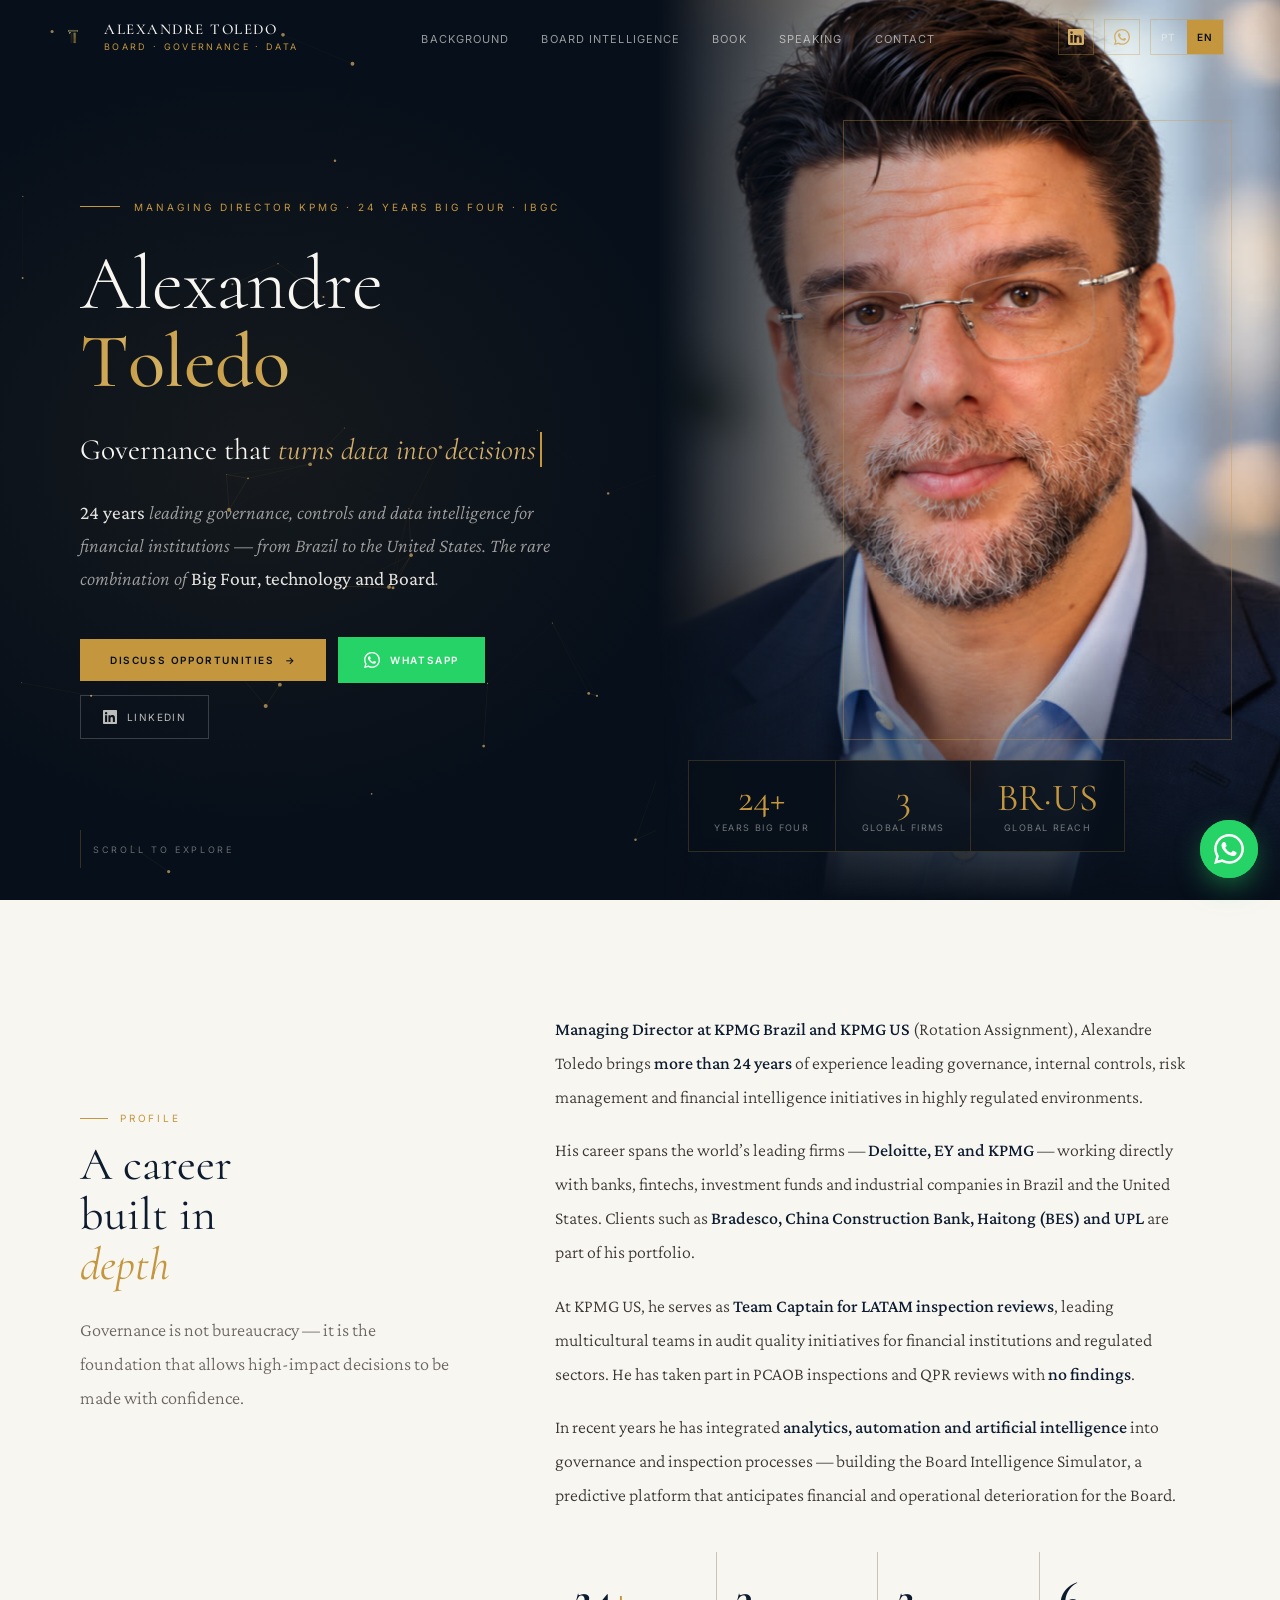
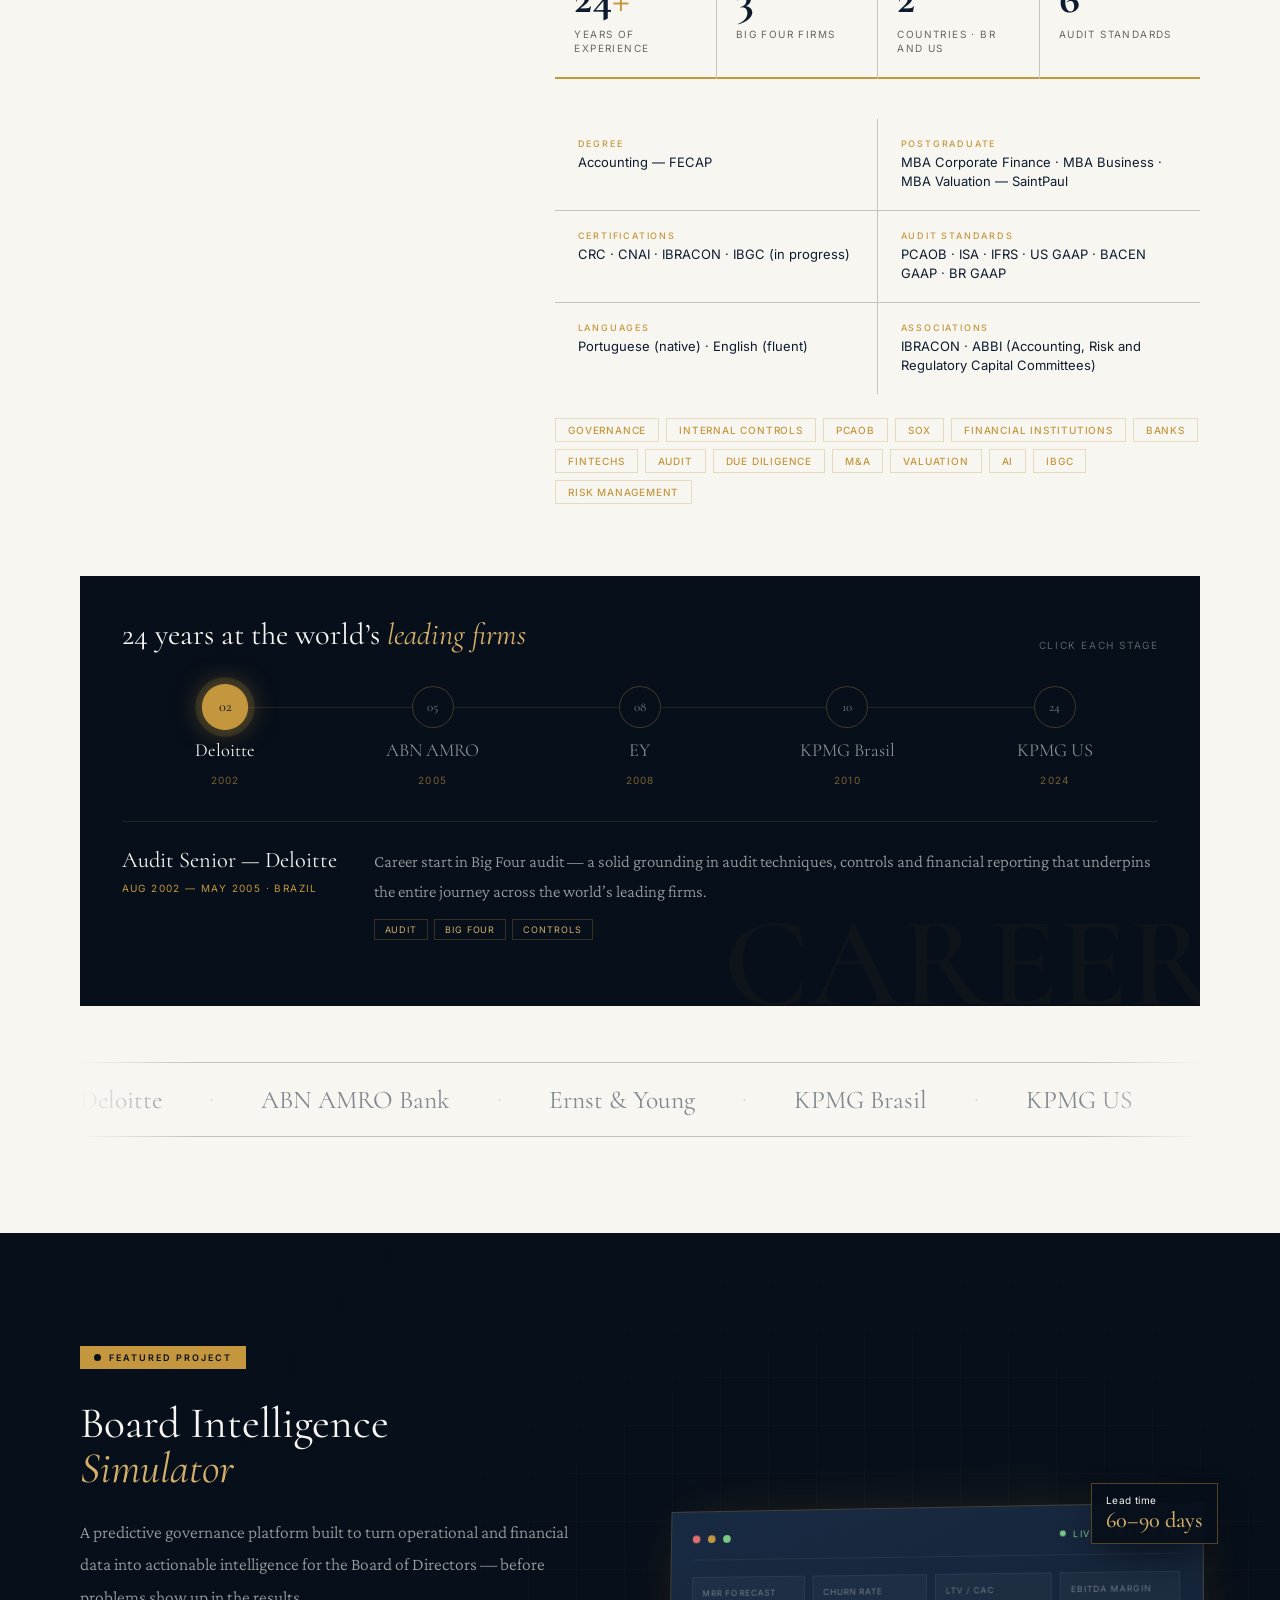
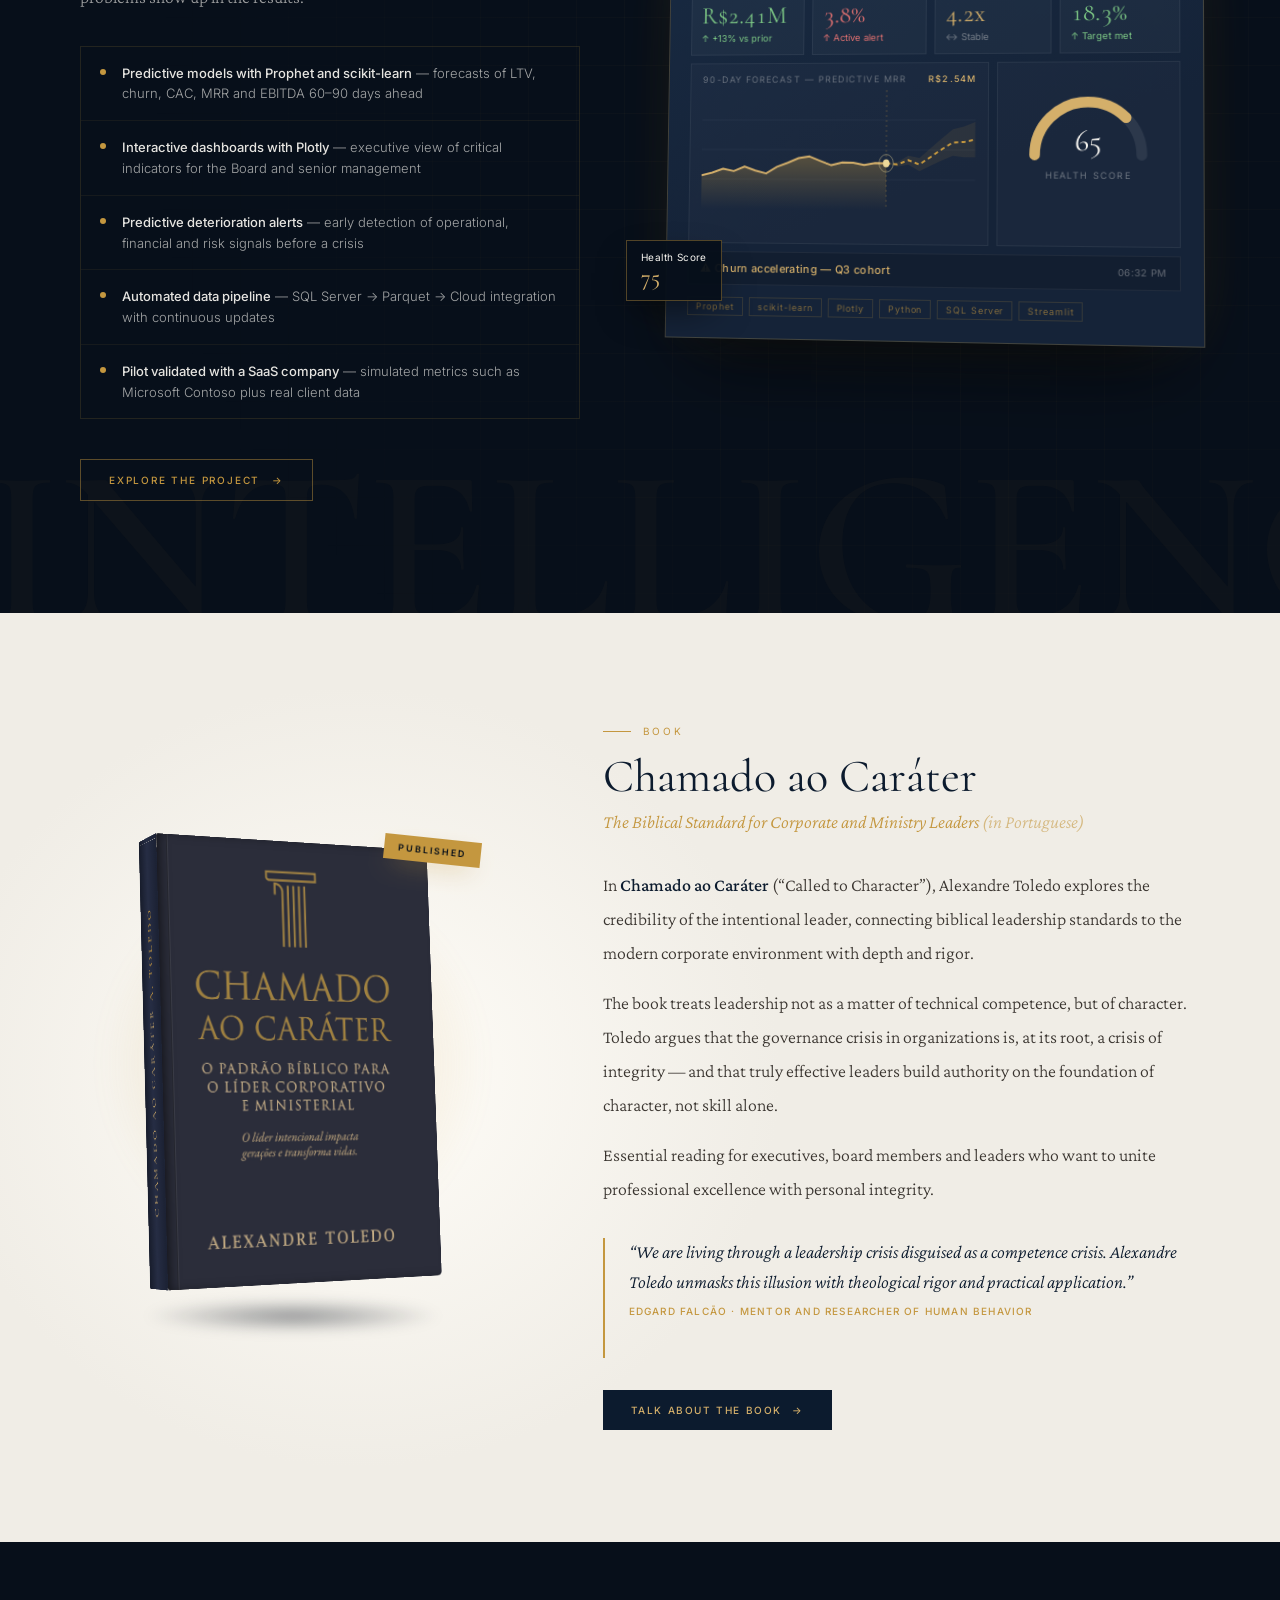
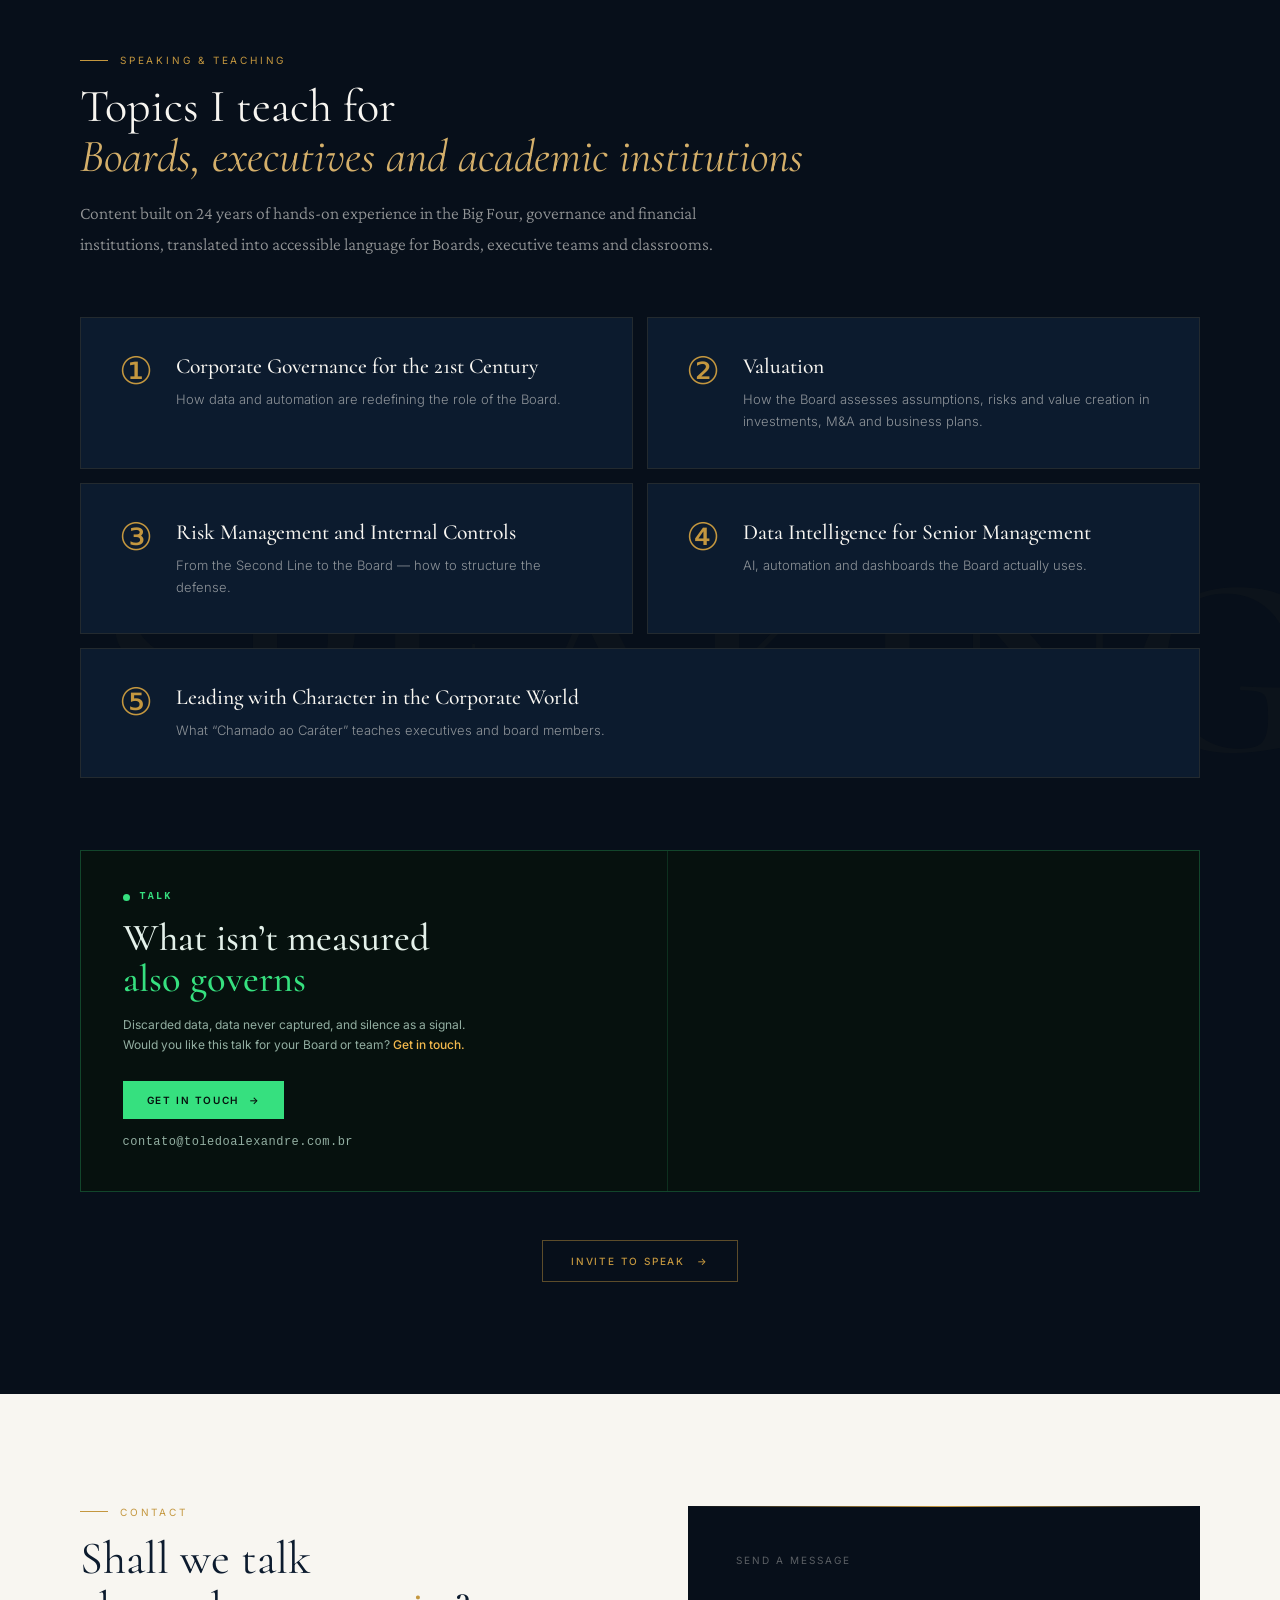
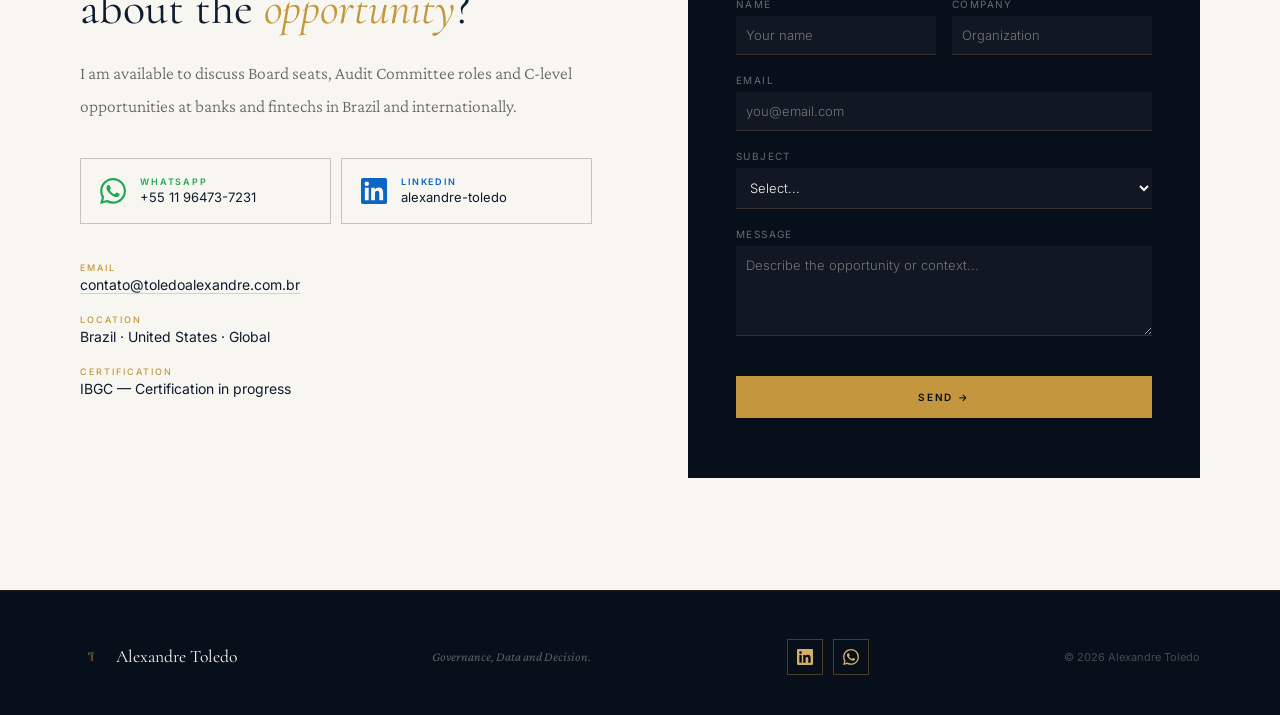
<file: index.html>
<!DOCTYPE html>
<html lang="pt-BR">
<head>
<meta charset="UTF-8">
<meta name="viewport" content="width=device-width, initial-scale=1.0">
<title>Alexandre Toledo — Governança, Controles e Decisão</title>
<meta name="description" content="Sócio Diretor KPMG Brasil e KPMG US. 24 anos liderando governança, controles internos e inteligência de dados para instituições financeiras no Brasil e nos Estados Unidos.">
<meta property="og:title" content="Alexandre Toledo — Governança, Controles e Decisão">
<meta property="og:description" content="24 anos liderando governança, controles e inteligência de dados para instituições financeiras do Brasil aos Estados Unidos.">
<meta property="og:image" content="assets/images/alexandre-toledo.jpg">
<meta property="og:type" content="website">
<link rel="icon" type="image/png" href="assets/logo/favicon.png">
<link rel="preconnect" href="https://fonts.googleapis.com">
<link rel="preconnect" href="https://fonts.gstatic.com" crossorigin>
<link href="https://fonts.googleapis.com/css2?family=Cormorant:ital,wght@0,300;0,400;0,500;0,600;1,300;1,400;1,500&family=Inter:wght@300;400;500;600&family=Crimson+Pro:ital,wght@0,300;0,400;1,300;1,400&display=swap" rel="stylesheet">
<style>
:root {
  --navy:       #0C1B2E;
  --navy-deep:  #070F1A;
  --navy-mid:   #152338;
  --gold:       #C4973F;
  --gold-light: #D4AF6A;
  --gold-pale:  #EDD99A;
  --white:      #F8F6F1;
  --off:        #F0EDE6;
  --stone:      #C8C3B8;
  --text:       #2A2A2A;
  --muted:      #6B6560;
  --green:      #7DC885;
  --red:        #E07070;
  --wa:         #25D366;
  --ff-display: 'Cormorant', Georgia, serif;
  --ff-body:    'Crimson Pro', Georgia, serif;
  --ff-ui:      'Inter', system-ui, sans-serif;
  --ease:       cubic-bezier(.2,.7,.2,1);
}
*, *::before, *::after { box-sizing: border-box; margin: 0; padding: 0; }
html { scroll-behavior: smooth; }
body { font-family: var(--ff-ui); background: var(--white); color: var(--text); overflow-x: hidden; }
img { max-width: 100%; }
a { -webkit-tap-highlight-color: transparent; }

/* ── PROGRESSO DE ROLAGEM ── */
#scroll-prog { position: fixed; top: 0; left: 0; height: 2px; width: 0; background: linear-gradient(90deg, var(--gold), var(--gold-pale)); z-index: 200; box-shadow: 0 0 10px rgba(196,151,63,.6); }

/* ── REVEAL ── */
.rv { opacity: 0; transform: translateY(28px); transition: opacity .9s var(--ease), transform .9s var(--ease); transition-delay: calc(var(--d, 0) * 110ms); }
.rv.l { transform: translateX(-36px); }
.rv.r { transform: translateX(36px); }
.rv.s { transform: scale(.94); }
.rv.in { opacity: 1; transform: none; }

/* ── NAV ── */
nav {
  position: fixed; top: 0; left: 0; right: 0; z-index: 100;
  display: flex; align-items: center; justify-content: space-between;
  padding: 0 3.5rem; height: 74px;
  background: rgba(7,15,26,0); border-bottom: 1px solid rgba(196,151,63,0);
  transition: background .35s, height .35s, border-color .35s;
}
nav.scrolled { background: rgba(7,15,26,0.94); backdrop-filter: blur(16px); -webkit-backdrop-filter: blur(16px); height: 64px; border-bottom-color: rgba(196,151,63,0.18); }
.nav-id { display: flex; align-items: center; gap: 14px; text-decoration: none; }
.nav-id img { height: 34px; width: 34px; object-fit: contain; transition: transform .6s var(--ease); }
.nav-id:hover img { transform: rotate(-8deg) scale(1.08); }
.nav-name-main { font-family: var(--ff-display); font-size: 15px; font-weight: 500; color: var(--white); letter-spacing: 0.1em; text-transform: uppercase; line-height: 1.1; }
.nav-name-sub  { font-size: 9px; color: var(--gold); letter-spacing: 0.26em; text-transform: uppercase; margin-top: 3px; }
.nav-links { display: flex; gap: 2rem; list-style: none; align-items: center; }
.nav-links a { position: relative; font-size: 11px; color: rgba(248,246,241,0.6); text-decoration: none; letter-spacing: 0.1em; text-transform: uppercase; transition: color 0.2s; padding: 6px 0; }
.nav-links a::after { content: ''; position: absolute; left: 0; bottom: 0; height: 1px; width: 100%; background: var(--gold); transform: scaleX(0); transform-origin: right; transition: transform .35s var(--ease); }
.nav-links a:hover, .nav-links a.on { color: var(--gold-light); }
.nav-links a:hover::after, .nav-links a.on::after { transform: scaleX(1); transform-origin: left; }
.nav-links a.nav-new { color: var(--gold-light); }
.nav-new .pill { font-size: 8px; background: var(--gold); color: var(--navy-deep); padding: 2px 5px; margin-left: 6px; letter-spacing: .1em; vertical-align: 1px; }
.nav-right { display: flex; align-items: center; gap: 10px; }
.nav-ico { width: 36px; height: 36px; display: grid; place-items: center; border: 1px solid rgba(196,151,63,0.35); color: var(--gold-light); transition: all .25s; }
.nav-ico svg { width: 16px; height: 16px; fill: currentColor; }
.nav-ico:hover { background: var(--gold); color: var(--navy-deep); border-color: var(--gold); transform: translateY(-2px); }
.nav-ico.wa:hover { background: var(--wa); border-color: var(--wa); color: #fff; }
.lang-sw { display: flex; border: 1px solid rgba(196,151,63,0.35); height: 36px; }
.lang-sw button { background: none; border: none; cursor: pointer; font: 600 10px var(--ff-ui); letter-spacing: .12em; color: rgba(248,246,241,.5); padding: 0 10px; transition: color .2s, background .2s; }
.lang-sw button:hover { color: var(--gold-light); }
.lang-sw button[aria-pressed="true"] { background: var(--gold); color: var(--navy-deep); }
.lang-sw button:focus-visible { outline: 2px solid var(--gold); outline-offset: 2px; }
body.switching .wrap, body.switching .hero-left { animation: langFade .45s ease; }
@keyframes langFade { 0% { opacity: 1; } 35% { opacity: .25; } 100% { opacity: 1; } }
.nav-burger { display: none; width: 40px; height: 40px; background: none; border: 1px solid rgba(196,151,63,0.35); cursor: pointer; position: relative; }
.nav-burger span { position: absolute; left: 10px; right: 10px; height: 1px; background: var(--gold-light); transition: transform .3s, opacity .3s; }
.nav-burger span:nth-child(1) { top: 14px; } .nav-burger span:nth-child(2) { top: 19px; } .nav-burger span:nth-child(3) { top: 24px; }
nav.open .nav-burger span:nth-child(1) { transform: translateY(5px) rotate(45deg); }
nav.open .nav-burger span:nth-child(2) { opacity: 0; }
nav.open .nav-burger span:nth-child(3) { transform: translateY(-5px) rotate(-45deg); }

/* ── BOTÕES ── */
.btn-gold { position: relative; overflow: hidden; background: var(--gold); color: var(--navy-deep); padding: 15px 30px; font-size: 10px; letter-spacing: 0.16em; text-transform: uppercase; font-weight: 600; text-decoration: none; transition: transform .25s, box-shadow .25s; display: inline-flex; align-items: center; gap: 10px; }
.btn-gold::before { content: ''; position: absolute; top: 0; left: -120%; width: 60%; height: 100%; background: linear-gradient(100deg, transparent, rgba(255,255,255,.45), transparent); transform: skewX(-20deg); animation: shine 4.5s ease-in-out infinite; }
@keyframes shine { 0%, 60% { left: -120%; } 85%, 100% { left: 140%; } }
.btn-gold:hover { transform: translateY(-2px); box-shadow: 0 12px 28px -10px rgba(196,151,63,.7); }
.btn-wa { background: var(--wa); color: #fff; padding: 15px 26px; font-size: 10px; letter-spacing: 0.16em; text-transform: uppercase; font-weight: 600; text-decoration: none; display: inline-flex; align-items: center; gap: 10px; transition: transform .25s, box-shadow .25s; }
.btn-wa svg { width: 16px; height: 16px; fill: currentColor; }
.btn-wa:hover { transform: translateY(-2px); box-shadow: 0 12px 28px -10px rgba(37,211,102,.7); }
.btn-line { font-size: 10px; letter-spacing: 0.14em; text-transform: uppercase; color: rgba(248,246,241,0.75); text-decoration: none; display: inline-flex; align-items: center; gap: 10px; padding: 14px 22px; border: 1px solid rgba(248,246,241,0.2); transition: all 0.25s; }
.btn-line svg { width: 14px; height: 14px; fill: currentColor; }
.btn-line:hover { color: var(--gold-light); border-color: var(--gold); transform: translateY(-2px); }
.arrow { display: inline-block; transition: transform .25s; }
a:hover .arrow { transform: translateX(5px); }

/* ── HERO ── */
#home { min-height: 100vh; background: var(--navy-deep); display: grid; grid-template-columns: 1.05fr 1fr; position: relative; overflow: hidden; }
#hero-fx { position: absolute; inset: 0; width: 100%; height: 100%; z-index: 0; }
#home::after { content: ''; position: absolute; inset: 0; z-index: 0; pointer-events: none; background: radial-gradient(ellipse 50% 60% at 20% 50%, rgba(196,151,63,.08), transparent 70%); }
.hero-left { display: flex; flex-direction: column; justify-content: center; padding: 130px 4rem 90px 5rem; position: relative; z-index: 2; }
.hero-eyebrow { font-size: 10px; letter-spacing: 0.3em; text-transform: uppercase; color: var(--gold); display: flex; align-items: center; gap: 14px; margin-bottom: 2.2rem; }
.hero-eyebrow::before { content: ''; width: 40px; height: 1px; background: var(--gold); animation: growLine 1.2s var(--ease) both .2s; transform-origin: left; }
@keyframes growLine { from { transform: scaleX(0); } }
.hero-name { font-family: var(--ff-display); font-size: clamp(3.4rem, 6vw, 6.6rem); font-weight: 300; color: var(--white); line-height: 0.95; letter-spacing: -0.01em; margin-bottom: 1.8rem; }
.hero-name .line { display: block; overflow: hidden; padding-bottom: .06em; }
.hero-name .surname { font-weight: 500; color: var(--gold-light); }
.hero-name .surname .ch { background: linear-gradient(100deg, var(--gold) 0%, var(--gold-pale) 45%, var(--gold) 60%, var(--gold-light) 100%); background-size: 600% 100%; -webkit-background-clip: text; background-clip: text; -webkit-text-fill-color: transparent; animation: chUp .9s var(--ease) forwards, goldFlow 6s linear infinite; animation-delay: calc(var(--i) * 45ms + 250ms), calc(var(--i) * -0.25s); }
@keyframes goldFlow { to { background-position: -220% 0; } }
.hero-name .ch { display: inline-block; transform: translateY(105%); animation: chUp .9s var(--ease) forwards; animation-delay: calc(var(--i) * 45ms + 250ms); }
@keyframes chUp { to { transform: none; } }
.hero-rotator { font-family: var(--ff-display); font-size: clamp(1.5rem, 2.3vw, 2.1rem); color: var(--white); font-weight: 400; margin-bottom: 1.6rem; min-height: 1.3em; }
.hero-rotator em { font-style: italic; color: var(--gold-light); border-right: 2px solid var(--gold); padding-right: 4px; animation: caret 1s steps(2) infinite; }
@keyframes caret { 50% { border-color: transparent; } }
.hero-title { font-family: var(--ff-body); font-size: 1.22rem; font-weight: 300; font-style: italic; color: rgba(248,246,241,0.62); line-height: 1.7; max-width: 480px; margin-bottom: 2.6rem; }
.hero-title strong { font-style: normal; font-weight: 400; color: rgba(248,246,241,0.92); }
.hero-actions { display: flex; gap: 12px; align-items: center; flex-wrap: wrap; }

.hero-right { position: relative; overflow: hidden; z-index: 1; }
.hero-photo { width: 100%; height: 100%; object-fit: cover; object-position: center 20%; display: block; transform: scale(1.12); animation: kenburns 18s ease-in-out infinite alternate; will-change: transform; }
@keyframes kenburns { from { transform: scale(1.12) translate(0,0); } to { transform: scale(1.02) translate(-1.5%, 1%); } }
.hero-overlay { position: absolute; inset: 0; background: linear-gradient(to right, var(--navy-deep) 0%, rgba(7,15,26,.35) 30%, transparent 55%), linear-gradient(to top, var(--navy-deep) 0%, transparent 30%); }
.hero-frame { position: absolute; top: 120px; right: 3rem; bottom: 160px; left: 30%; border: 1px solid rgba(196,151,63,.35); pointer-events: none; animation: frameIn 1.6s var(--ease) both .6s; }
@keyframes frameIn { from { clip-path: inset(0 100% 100% 0); } to { clip-path: inset(0 0 0 0); } }
.hero-stats { position: absolute; bottom: 3rem; left: 2rem; display: flex; z-index: 3; }
.hero-stat { background: rgba(7,15,26,0.88); backdrop-filter: blur(8px); -webkit-backdrop-filter: blur(8px); border: 1px solid rgba(196,151,63,0.22); padding: 1.1rem 1.6rem; text-align: center; opacity: 0; transform: translateY(20px); animation: statIn .8s var(--ease) forwards; }
.hero-stat:nth-child(1) { animation-delay: 1.1s; } .hero-stat:nth-child(2) { animation-delay: 1.25s; } .hero-stat:nth-child(3) { animation-delay: 1.4s; }
@keyframes statIn { to { opacity: 1; transform: none; } }
.hero-stat:not(:last-child) { border-right: none; }
.hstat-num { font-family: var(--ff-display); font-size: 2.4rem; color: var(--gold); line-height: 1; }
.hstat-label { font-size: 9px; color: rgba(248,246,241,0.45); letter-spacing: 0.16em; text-transform: uppercase; margin-top: 5px; }
.scroll-cue { position: absolute; left: 5rem; bottom: 2rem; z-index: 3; font-size: 9px; letter-spacing: .3em; text-transform: uppercase; color: rgba(248,246,241,.4); display: flex; align-items: center; gap: 12px; text-decoration: none; }
.scroll-cue i { width: 1px; height: 38px; background: rgba(196,151,63,.25); position: relative; overflow: hidden; }
.scroll-cue i::after { content: ''; position: absolute; left: 0; top: -40%; width: 1px; height: 40%; background: var(--gold); animation: drip 2s ease-in-out infinite; }
@keyframes drip { to { top: 100%; } }

/* ── UTIL ── */
.s-eye { font-size: 10px; letter-spacing: 0.28em; text-transform: uppercase; color: var(--gold); margin-bottom: 1rem; display: flex; align-items: center; gap: 12px; }
.s-eye::before { content: ''; width: 28px; height: 1px; background: var(--gold); }
.s-title { font-family: var(--ff-display); font-size: clamp(2.2rem, 3.6vw, 3.4rem); font-weight: 400; line-height: 1.08; }
.wrap { max-width: 1220px; margin: 0 auto; position: relative; z-index: 1; }

/* ── SOBRE / TRAJETÓRIA ── */
#sobre { background: var(--white); padding: 7rem 5rem 6rem; position: relative; overflow: hidden; }
.sobre-grid { display: grid; grid-template-columns: 1fr 1.7fr; gap: 6rem; }
.sobre-left { position: sticky; top: 100px; align-self: start; }
.sobre-heading { color: var(--navy); margin-bottom: 1.5rem; }
.sobre-heading em { font-style: italic; color: var(--gold); }
.sobre-lead { font-family: var(--ff-body); font-size: 1.15rem; font-weight: 300; color: var(--muted); line-height: 1.85; margin-top: 1.5rem; }
.sobre-bio { font-family: var(--ff-body); font-size: 1.12rem; font-weight: 300; line-height: 1.9; color: #3A3530; }
.sobre-bio p { margin-bottom: 1.2rem; }
.sobre-bio strong { font-weight: 500; color: var(--navy); }

.counters { display: grid; grid-template-columns: repeat(4, 1fr); gap: 1px; background: var(--stone); margin: 2.5rem 0 0; }
.counter { background: var(--white); padding: 1.5rem 1.2rem; position: relative; overflow: hidden; }
.counter::after { content: ''; position: absolute; left: 0; bottom: 0; height: 2px; width: 100%; background: var(--gold); transform: scaleX(0); transform-origin: left; transition: transform 1.4s var(--ease) .3s; }
.counter.in::after { transform: scaleX(1); }
.counter-num { font-family: var(--ff-display); font-size: 2.8rem; color: var(--navy); line-height: 1; font-weight: 500; }
.counter-num span { color: var(--gold); }
.counter-lbl { font-size: 10px; letter-spacing: .14em; text-transform: uppercase; color: var(--muted); margin-top: 6px; line-height: 1.4; }

/* Jornada (trajetória dinâmica) */
.journey { margin-top: 4.5rem; background: var(--navy-deep); padding: 2.6rem 2.6rem 2.2rem; position: relative; overflow: hidden; }
.journey::before { content: 'TRAJETÓRIA'; position: absolute; right: -1rem; bottom: -2.2rem; font-family: var(--ff-display); font-size: 8rem; font-weight: 600; color: rgba(196,151,63,.04); pointer-events: none; white-space: nowrap; }
html[lang="en"] .journey::before { content: 'CAREER'; }
.journey-head { display: flex; justify-content: space-between; align-items: end; gap: 2rem; margin-bottom: 2.2rem; flex-wrap: wrap; }
.journey-title { font-family: var(--ff-display); font-size: 1.9rem; color: var(--white); font-weight: 400; line-height: 1.1; }
.journey-title em { color: var(--gold-light); }
.journey-hint { font-size: 10px; letter-spacing: .16em; text-transform: uppercase; color: rgba(248,246,241,.35); }
.track { position: relative; display: grid; grid-template-columns: repeat(5, 1fr); gap: 0; }
.track-line { position: absolute; left: 10%; right: 10%; top: 21px; height: 1px; background: rgba(196,151,63,.15); }
.track-line i { position: absolute; left: 0; top: 0; height: 1px; width: 0; background: linear-gradient(90deg, var(--gold), var(--gold-pale)); box-shadow: 0 0 10px var(--gold); transition: width .6s var(--ease); }
.stop { position: relative; z-index: 1; background: none; border: none; cursor: pointer; display: flex; flex-direction: column; align-items: center; gap: 12px; padding: 0 6px; font: inherit; color: inherit; }
.stop-dot { width: 42px; height: 42px; border-radius: 50%; border: 1px solid rgba(196,151,63,.3); background: var(--navy-deep); display: grid; place-items: center; font-family: var(--ff-display); font-size: 13px; color: rgba(248,246,241,.45); transition: all .4s var(--ease); }
.stop.lit .stop-dot { border-color: var(--gold); color: var(--gold-light); }
.stop.cur .stop-dot { background: var(--gold); color: var(--navy-deep); box-shadow: 0 0 0 6px rgba(196,151,63,.15), 0 0 24px rgba(196,151,63,.5); transform: scale(1.1); }
.stop-name { font-family: var(--ff-display); font-size: 1.15rem; color: rgba(248,246,241,.55); transition: color .3s; text-align: center; line-height: 1.15; }
.stop-yr { font-size: 10px; letter-spacing: .12em; color: rgba(196,151,63,.6); }
.stop.cur .stop-name { color: var(--white); }
.stop:focus-visible { outline: 2px solid var(--gold); outline-offset: 6px; }
.journey-card { margin-top: 2.2rem; border-top: 1px solid rgba(196,151,63,.15); padding-top: 1.6rem; min-height: 150px; display: grid; grid-template-columns: 220px 1fr; gap: 2rem; }
.jc-role { font-family: var(--ff-display); font-size: 1.4rem; color: var(--white); line-height: 1.2; }
.jc-period { font-size: 10px; letter-spacing: .14em; text-transform: uppercase; color: var(--gold); margin-top: 8px; }
.jc-text { font-family: var(--ff-body); font-size: 1.06rem; color: rgba(248,246,241,.62); line-height: 1.75; font-weight: 300; }
.jc-tags { display: flex; flex-wrap: wrap; gap: 6px; margin-top: 12px; }
.jc-tags span { font-size: 9px; letter-spacing: .1em; text-transform: uppercase; color: var(--gold-light); border: 1px solid rgba(196,151,63,.25); padding: 4px 10px; }
.journey-card.swap > * { animation: jcIn .55s var(--ease) both; }
.journey-card.swap > *:nth-child(2) { animation-delay: .08s; }
@keyframes jcIn { from { opacity: 0; transform: translateY(10px); } }

/* Marquee */
.marquee { margin-top: 3.5rem; overflow: hidden; border-top: 1px solid var(--stone); border-bottom: 1px solid var(--stone); padding: 1.3rem 0; -webkit-mask-image: linear-gradient(90deg, transparent, #000 10%, #000 90%, transparent); mask-image: linear-gradient(90deg, transparent, #000 10%, #000 90%, transparent); }
.marquee-track { display: flex; gap: 3rem; width: max-content; animation: marq 38s linear infinite; }
.marquee:hover .marquee-track { animation-play-state: paused; }
@keyframes marq { to { transform: translateX(-50%); } }
.marquee-track span { font-family: var(--ff-display); font-size: 1.6rem; color: var(--navy); opacity: .5; white-space: nowrap; display: flex; align-items: center; gap: 3rem; transition: opacity .2s, color .2s; }
.marquee-track span:hover { opacity: 1; color: var(--gold); }
.marquee-track span::after { content: '◆'; font-size: .6rem; color: var(--gold); opacity: .8; }

.credentials { display: grid; grid-template-columns: 1fr 1fr; gap: 1px; background: var(--stone); margin: 2.5rem 0 0; }
.cred-item { background: var(--white); padding: 1.2rem 1.4rem; transition: background .3s, transform .3s; }
.cred-item:hover { background: var(--off); }
.cred-label { font-size: 9px; letter-spacing: 0.2em; text-transform: uppercase; color: var(--gold); font-weight: 500; margin-bottom: 4px; }
.cred-val { font-size: 13px; color: var(--navy); line-height: 1.45; }
.tags-row { display: flex; flex-wrap: wrap; gap: 7px; margin-top: 1.5rem; }
.tag { font-size: 10px; letter-spacing: 0.08em; text-transform: uppercase; font-weight: 500; color: var(--gold); border: 1px solid rgba(196,151,63,0.3); padding: 5px 12px; transition: all .25s; cursor: default; }
.tag:hover { background: var(--gold); color: var(--navy-deep); transform: translateY(-2px); }

/* ── BOARD INTELLIGENCE ── */
#simulator { background: var(--navy-deep); padding: 7rem 5rem; position: relative; overflow: hidden; }
#simulator::before { content: 'INTELLIGENCE'; position: absolute; bottom: -3rem; left: -1rem; font-family: var(--ff-display); font-size: 14rem; font-weight: 600; color: rgba(196,151,63,0.035); line-height: 1; pointer-events: none; white-space: nowrap; animation: drift 30s linear infinite alternate; }
@keyframes drift { to { transform: translateX(-12%); } }
#simulator .grid-bg { position: absolute; inset: 0; background-image: linear-gradient(rgba(196,151,63,.05) 1px, transparent 1px), linear-gradient(90deg, rgba(196,151,63,.05) 1px, transparent 1px); background-size: 48px 48px; -webkit-mask-image: radial-gradient(ellipse 60% 70% at 70% 50%, #000, transparent); mask-image: radial-gradient(ellipse 60% 70% at 70% 50%, #000, transparent); animation: gridMove 12s linear infinite; }
@keyframes gridMove { to { background-position: 48px 48px; } }
.sim-grid { display: grid; grid-template-columns: 1fr 1.08fr; gap: 5rem; align-items: center; }
.sim-badge { display: inline-flex; align-items: center; gap: 8px; font-size: 9px; letter-spacing: 0.22em; text-transform: uppercase; font-weight: 600; color: var(--navy-deep); background: var(--gold); padding: 6px 14px; margin-bottom: 2rem; }
.live-dot { width: 7px; height: 7px; border-radius: 50%; background: var(--navy-deep); animation: pulse 1.4s ease-in-out infinite; }
@keyframes pulse { 50% { opacity: .25; } }
.sim-title { font-family: var(--ff-display); font-size: clamp(2.2rem, 3.4vw, 3.4rem); color: var(--white); font-weight: 400; line-height: 1.05; margin-bottom: 1.5rem; }
.sim-title em { font-style: italic; color: var(--gold-light); }
.sim-text { font-family: var(--ff-body); font-size: 1.1rem; color: rgba(248,246,241,0.62); line-height: 1.85; font-weight: 300; margin-bottom: 2rem; }
.sim-features { display: flex; flex-direction: column; margin-bottom: 2.5rem; border: 1px solid rgba(196,151,63,0.15); }
.sim-feat { display: flex; align-items: start; gap: 1rem; padding: 1rem 1.2rem; border-bottom: 1px solid rgba(196,151,63,0.08); position: relative; transition: background .3s; cursor: default; }
.sim-feat::before { content: ''; position: absolute; left: 0; top: 0; bottom: 0; width: 2px; background: var(--gold); transform: scaleY(0); transition: transform .4s var(--ease); }
.sim-feat:hover, .sim-feat.hl { background: rgba(196,151,63,.06); }
.sim-feat:hover::before, .sim-feat.hl::before { transform: scaleY(1); }
.sim-feat:last-child { border-bottom: none; }
.sim-feat-dot { width: 6px; height: 6px; border-radius: 50%; background: var(--gold); margin-top: 6px; flex-shrink: 0; box-shadow: 0 0 0 0 rgba(196,151,63,.6); }
.sim-feat.hl .sim-feat-dot { animation: ring 1.6s ease-out infinite; }
@keyframes ring { to { box-shadow: 0 0 0 8px rgba(196,151,63,0); } }
.sim-feat-text { font-size: 13px; color: rgba(248,246,241,0.65); line-height: 1.6; font-weight: 300; }
.sim-feat-text strong { color: rgba(248,246,241,0.92); font-weight: 500; }
.sim-cta { display: inline-flex; align-items: center; gap: 12px; color: var(--gold); border: 1px solid rgba(196,151,63,0.45); padding: 14px 28px; font-size: 10px; letter-spacing: 0.18em; text-transform: uppercase; font-weight: 500; text-decoration: none; transition: all 0.22s; }
.sim-cta:hover { background: var(--gold); color: var(--navy-deep); border-color: var(--gold); }

.sim-visual { position: relative; perspective: 1400px; }
.sim-screen { background: linear-gradient(160deg, #182A42, var(--navy-mid) 60%); border: 1px solid rgba(196,151,63,0.25); padding: 1.4rem; position: relative; overflow: hidden; transform: rotateY(-7deg) rotateX(3deg); transition: transform .6s var(--ease); box-shadow: 0 40px 80px -30px rgba(0,0,0,.8), 0 0 60px -20px rgba(196,151,63,.25); }
.sim-visual:hover .sim-screen { transform: rotateY(0) rotateX(0); }
.sim-screen::after { content: ''; position: absolute; left: 0; right: 0; height: 80px; top: -80px; background: linear-gradient(180deg, transparent, rgba(196,151,63,.06), transparent); animation: sweep 5s linear infinite; pointer-events: none; }
@keyframes sweep { to { top: 110%; } }
.sim-screen-bar { display: flex; align-items: center; gap: 8px; margin-bottom: 1.1rem; padding-bottom: .9rem; border-bottom: 1px solid rgba(255,255,255,0.06); }
.sim-screen-dot { width: 8px; height: 8px; border-radius: 50%; }
.sim-live { margin-left: auto; display: flex; align-items: center; gap: 7px; font-size: 9px; letter-spacing: .18em; color: var(--green); text-transform: uppercase; }
.sim-live i { width: 6px; height: 6px; border-radius: 50%; background: var(--green); animation: pulse 1.2s infinite; }
.sim-clock { font-size: 10px; color: rgba(248,246,241,.35); letter-spacing: .08em; font-variant-numeric: tabular-nums; margin-left: 10px; }
.sim-metric-grid { display: grid; grid-template-columns: repeat(4, 1fr); gap: 8px; margin-bottom: 8px; }
.sim-metric { background: rgba(255,255,255,0.03); border: 1px solid rgba(255,255,255,0.06); padding: 11px 10px; transition: border-color .4s, background .4s; }
.sim-metric.flash { border-color: rgba(196,151,63,.5); background: rgba(196,151,63,.07); }
.sim-metric-label { font-size: 8.5px; color: rgba(248,246,241,0.38); letter-spacing: 0.12em; text-transform: uppercase; margin-bottom: 6px; }
.sim-metric-val { font-family: var(--ff-display); font-size: 1.55rem; line-height: 1; font-variant-numeric: tabular-nums; }
.sim-metric-trend { font-size: 9.5px; margin-top: 5px; }
.sim-row { display: grid; grid-template-columns: 1.7fr 1fr; gap: 8px; margin-bottom: 8px; }
.sim-chart { background: rgba(255,255,255,0.02); border: 1px solid rgba(255,255,255,0.06); padding: 10px 12px 6px; position: relative; }
.sim-chart-label { font-size: 9px; color: rgba(248,246,241,0.35); letter-spacing: 0.12em; text-transform: uppercase; margin-bottom: 6px; display: flex; justify-content: space-between; }
.sim-chart-label b { color: var(--gold-light); font-weight: 500; }
.sim-chart svg { display: block; width: 100%; height: 120px; }
.sim-gauge { background: rgba(255,255,255,0.02); border: 1px solid rgba(255,255,255,0.06); padding: 10px; display: flex; flex-direction: column; align-items: center; justify-content: center; }
.sim-gauge svg { width: 100%; max-width: 140px; height: auto; }
.gauge-arc { transition: stroke-dashoffset 1.2s var(--ease), stroke .6s; }
.gauge-lbl { font-size: 9px; color: rgba(248,246,241,.38); letter-spacing: .14em; text-transform: uppercase; margin-top: 2px; text-align: center; }
.sim-bars { display: flex; align-items: end; gap: 4px; height: 46px; margin-top: 8px; }
.sim-bars i { flex: 1; background: rgba(196,151,63,.35); transition: height .9s var(--ease), background .4s; }
.sim-alerts { position: relative; height: 34px; overflow: hidden; border: 1px solid rgba(255,255,255,.06); background: rgba(0,0,0,.15); }
.sim-alert { position: absolute; inset: 0; padding: 0 12px; display: flex; align-items: center; gap: 10px; font-size: 11px; font-weight: 500; letter-spacing: .03em; transform: translateY(100%); opacity: 0; transition: transform .55s var(--ease), opacity .55s; }
.sim-alert.show { transform: none; opacity: 1; }
.sim-alert.out { transform: translateY(-100%); opacity: 0; }
.sim-alert.warn { color: var(--gold-light); } .sim-alert.ok { color: var(--green); } .sim-alert.risk { color: var(--red); }
.sim-alert small { margin-left: auto; color: rgba(248,246,241,.3); font-size: 9.5px; font-variant-numeric: tabular-nums; }
.sim-tag-row { display: flex; gap: 6px; flex-wrap: wrap; margin-top: 12px; }
.sim-tag { font-size: 9px; letter-spacing: 0.1em; color: rgba(196,151,63,0.6); border: 1px solid rgba(196,151,63,0.18); padding: 3px 8px; }
.sim-float { position: absolute; z-index: 2; background: rgba(7,15,26,.95); border: 1px solid rgba(196,151,63,.4); padding: 10px 14px; font-size: 10px; color: var(--white); letter-spacing: .04em; box-shadow: 0 16px 40px -14px rgba(0,0,0,.8); animation: bob 5s ease-in-out infinite; }
.sim-float b { display: block; font-family: var(--ff-display); font-size: 1.4rem; color: var(--gold-light); font-weight: 500; letter-spacing: 0; }
.sim-float.f1 { top: -22px; right: -18px; }
.sim-float.f2 { bottom: 40px; left: -34px; animation-delay: -2.5s; }
@keyframes bob { 50% { transform: translateY(-10px); } }

/* ── LIVRO 3D ── */
#livro { background: radial-gradient(ellipse 55% 70% at 28% 50%, #FFFDF8 0%, var(--off) 60%); padding: 7rem 5rem; position: relative; overflow: hidden; }
.livro-grid { display: grid; grid-template-columns: 1fr 1.4fr; gap: 6rem; align-items: center; }
.book-stage { position: relative; display: flex; justify-content: center; align-items: center; padding: 40px 0 70px; perspective: 1800px; }
.book-glow { position: absolute; width: 420px; height: 420px; border-radius: 50%; background: radial-gradient(circle, rgba(196,151,63,.28), transparent 65%); filter: blur(10px); animation: glow 6s ease-in-out infinite; }
@keyframes glow { 50% { transform: scale(1.12); opacity: .7; } }
.book-float { animation: float 6s ease-in-out infinite; position: relative; z-index: 1; transform-style: preserve-3d; }
@keyframes float { 50% { transform: translateY(-16px); } }
.book { --w: 300px; --h: 437px; --d: 46px; position: relative; width: var(--w); height: var(--h); transform-style: preserve-3d; transform: rotateY(26deg) rotateX(4deg); transition: transform .25s ease-out; cursor: grab; }
.book > div { position: absolute; }
.book-front { inset: 0; transform: translateZ(calc(var(--d) / 2)); background: #20263A url('assets/images/Capa1.png') center / cover no-repeat; border-radius: 2px 5px 5px 2px; overflow: hidden; box-shadow: inset 6px 0 12px -4px rgba(0,0,0,.6); }
.book-front::before { content: ''; position: absolute; left: 10px; top: 0; bottom: 0; width: 2px; background: linear-gradient(90deg, rgba(0,0,0,.35), rgba(255,255,255,.12)); }
.book-front::after { content: ''; position: absolute; inset: 0; background: linear-gradient(105deg, transparent 30%, rgba(255,255,255,.22) 45%, transparent 58%); background-size: 250% 100%; background-position: 120% 0; animation: gloss 7s ease-in-out infinite; }
@keyframes gloss { 0%, 55% { background-position: 120% 0; } 100% { background-position: -60% 0; } }
.book-back { inset: 0; transform: rotateY(180deg) translateZ(calc(var(--d) / 2)); background: #1E2436; border-radius: 5px 2px 2px 5px; }
.book-spine { top: 0; height: var(--h); width: var(--d); left: calc((var(--w) - var(--d)) / 2); transform: rotateY(-90deg) translateZ(calc(var(--w) / 2)); background: linear-gradient(90deg, #171C2B, #262D44 45%, #1B2133); display: flex; align-items: center; justify-content: center; border-radius: 3px 0 0 3px; }
.book-spine span { writing-mode: vertical-rl; transform: rotate(180deg); font-family: var(--ff-display); font-size: 13px; letter-spacing: .22em; color: var(--gold-light); text-transform: uppercase; white-space: nowrap; }
.book-spine span b { font-weight: 500; color: var(--gold); margin-left: 18px; }
.book-pages { top: 5px; height: calc(var(--h) - 10px); width: calc(var(--d) - 4px); left: calc((var(--w) - var(--d)) / 2 + 2px); transform: rotateY(90deg) translateZ(calc(var(--w) / 2 - 4px)); background: repeating-linear-gradient(90deg, #F6F1E4 0 2px, #DCD4C0 2px 3px); }
.book-top { left: 0; width: calc(var(--w) - 4px); height: calc(var(--d) - 4px); top: calc((var(--h) - var(--d)) / 2 + 2px); transform: rotateX(90deg) translateZ(calc(var(--h) / 2 - 4px)); background: repeating-linear-gradient(0deg, #F6F1E4 0 2px, #DCD4C0 2px 3px); }
.book-shadow { position: absolute; bottom: 18px; left: 50%; width: 300px; height: 34px; margin-left: -150px; background: radial-gradient(ellipse, rgba(10,18,30,.42), transparent 70%); filter: blur(6px); animation: shadowPulse 6s ease-in-out infinite; }
@keyframes shadowPulse { 50% { transform: scale(.82); opacity: .65; } }
.book-ribbon { position: absolute; top: 34px; right: 6%; z-index: 3; background: var(--gold); color: var(--navy-deep); font-size: 9px; letter-spacing: .22em; text-transform: uppercase; font-weight: 600; padding: 7px 14px; box-shadow: 0 10px 24px -10px rgba(196,151,63,.9); transform: rotate(6deg); }
.livro-title { font-family: var(--ff-display); font-size: clamp(2.4rem, 3.6vw, 3.6rem); color: var(--navy); font-weight: 400; line-height: 1.02; margin-bottom: .6rem; }
.livro-subtitle { font-family: var(--ff-body); font-size: 1.15rem; font-style: italic; color: var(--gold); font-weight: 300; margin-bottom: 2rem; line-height: 1.4; }
.livro-text { font-family: var(--ff-body); font-size: 1.12rem; color: #3A3530; line-height: 1.9; font-weight: 300; margin-bottom: 2rem; }
.livro-text p { margin-bottom: 1rem; }
.livro-text strong { font-weight: 500; color: var(--navy); }
.livro-quotes { position: relative; min-height: 120px; margin-bottom: 2rem; border-left: 2px solid var(--gold); padding-left: 1.5rem; }
.livro-quote-item { position: absolute; inset: 0 0 auto 1.5rem; opacity: 0; transform: translateY(10px); transition: opacity .7s, transform .7s var(--ease); }
.livro-quote-item.on { opacity: 1; transform: none; position: relative; inset: auto; }
.livro-quote { font-family: var(--ff-body); font-size: 1.15rem; font-style: italic; color: var(--navy); line-height: 1.6; font-weight: 300; }
.livro-quote-attr { font-size: 10px; color: var(--gold); letter-spacing: 0.12em; text-transform: uppercase; font-weight: 500; margin-top: 8px; }
.livro-cta { display: inline-flex; align-items: center; gap: 10px; background: var(--navy); color: var(--gold-light); padding: 14px 28px; font-size: 10px; letter-spacing: 0.16em; text-transform: uppercase; font-weight: 500; text-decoration: none; transition: all 0.25s; }
.livro-cta:hover { background: var(--navy-mid); transform: translateY(-2px); box-shadow: 0 12px 26px -12px rgba(12,27,46,.7); }

/* ── PALESTRAS ── */
#palestras { background: var(--navy-deep); padding: 7rem 5rem; position: relative; overflow: hidden; }
#palestras::before { content: 'SPEAKING'; position: absolute; right: -2rem; top: 50%; transform: translateY(-50%); font-family: var(--ff-display); font-size: 16rem; font-weight: 600; color: rgba(196,151,63,0.03); line-height: 1; pointer-events: none; white-space: nowrap; }
.pal-title { color: var(--white); margin-bottom: 1rem; }
.pal-title em { font-style: italic; color: var(--gold-light); }
.pal-subtitle { font-family: var(--ff-body); font-size: 1.1rem; color: rgba(248,246,241,0.58); font-weight: 300; max-width: 640px; line-height: 1.8; margin-bottom: 3.5rem; }
.pal-grid { display: grid; grid-template-columns: repeat(2, 1fr); gap: 14px; }
.pal-card { --mx: 50%; --my: 50%; background: var(--navy); border: 1px solid rgba(196,151,63,.12); padding: 2.2rem 2.4rem; display: flex; gap: 1.4rem; position: relative; overflow: hidden; transition: border-color .3s, transform .3s; }
.pal-card::before { content: ''; position: absolute; inset: 0; background: radial-gradient(360px circle at var(--mx) var(--my), rgba(196,151,63,.14), transparent 60%); opacity: 0; transition: opacity .3s; }
.pal-card:hover { border-color: rgba(196,151,63,.45); transform: translateY(-4px); }
.pal-card:hover::before { opacity: 1; }
.pal-card > * { position: relative; }
.pal-num { font-family: var(--ff-display); font-size: 2.4rem; color: var(--gold); line-height: 1; flex-shrink: 0; transition: transform .4s var(--ease); }
.pal-card:hover .pal-num { transform: scale(1.15) rotate(-6deg); }
.pal-card-title { font-family: var(--ff-display); font-size: 1.35rem; color: var(--white); font-weight: 500; margin-bottom: 0.5rem; line-height: 1.25; }
.pal-card-text { font-size: 13px; color: rgba(248,246,241,0.55); line-height: 1.7; font-weight: 300; }
.pal-card.wide { grid-column: 1 / -1; }
.pal-cta-row { display: flex; justify-content: center; margin-top: 3rem; }

/* Apresentação em destaque */
.deck { margin-top: 4.5rem; display: grid; grid-template-columns: 1.1fr 1fr; border: 1px solid rgba(54,224,127,.25); background: #06110E; position: relative; overflow: hidden; text-decoration: none; transition: border-color .3s, transform .3s; }
.deck:hover { border-color: rgba(54,224,127,.6); transform: translateY(-4px); }
.deck-info { padding: 2.6rem; display: flex; flex-direction: column; gap: 1rem; position: relative; z-index: 1; }
.deck-eye { font: 600 10px/1 'Courier New', monospace; letter-spacing: .22em; text-transform: uppercase; color: #36E07F; display: flex; align-items: center; gap: 10px; }
.deck-eye i { width: 7px; height: 7px; border-radius: 50%; background: #36E07F; animation: pulse 1.2s infinite; }
.deck-title { font-family: var(--ff-display); font-size: clamp(1.9rem, 3vw, 2.7rem); color: #E4F1EA; line-height: 1.05; font-weight: 500; }
.deck-title span { color: #36E07F; }
.deck-meta { font-size: 12px; color: #93AFA2; line-height: 1.7; }
.deck-meta b { color: #F3B94D; font-weight: 500; }
.deck-btn { margin-top: .6rem; align-self: start; display: inline-flex; align-items: center; gap: 10px; background: #36E07F; color: #06110E; padding: 13px 24px; font-size: 10px; letter-spacing: .16em; text-transform: uppercase; font-weight: 600; text-decoration: none; transition: transform .25s, box-shadow .25s; }
.deck-btn:hover { transform: translateY(-2px); box-shadow: 0 12px 26px -10px rgba(54,224,127,.7); }
.deck-mail { font: 500 12px 'Courier New', monospace; color: #93AFA2; letter-spacing: .04em; }
.deck-screen { position: relative; min-height: 260px; border-left: 1px solid rgba(54,224,127,.15); }
#deck-fx { position: absolute; inset: 0; width: 100%; height: 100%; }
.deck-screen::after { content: ''; position: absolute; inset: 0; background: linear-gradient(90deg, #06110E 0%, transparent 40%); }

/* ── CONTATO ── */
#contato { background: var(--white); padding: 7rem 5rem; }
.contato-grid { display: grid; grid-template-columns: 1fr 1fr; gap: 6rem; align-items: start; }
.contato-title { color: var(--navy); margin-bottom: 1.5rem; }
.contato-title em { font-style: italic; color: var(--gold); }
.contato-text { font-family: var(--ff-body); font-size: 1.1rem; color: var(--muted); line-height: 1.85; font-weight: 300; margin-bottom: 2.2rem; }
.contato-quick { display: grid; grid-template-columns: 1fr 1fr; gap: 10px; margin-bottom: 2.4rem; }
.cq { display: flex; align-items: center; gap: 14px; padding: 1.1rem 1.2rem; text-decoration: none; border: 1px solid var(--stone); transition: all .3s var(--ease); position: relative; overflow: hidden; }
.cq svg { width: 26px; height: 26px; flex-shrink: 0; fill: currentColor; position: relative; }
.cq div { position: relative; }
.cq-lbl { font-size: 9px; letter-spacing: .2em; text-transform: uppercase; font-weight: 600; }
.cq-val { font-size: 13px; color: var(--navy); margin-top: 2px; }
.cq::before { content: ''; position: absolute; inset: 0; transform: translateY(101%); transition: transform .4s var(--ease); }
.cq:hover::before { transform: none; }
.cq:hover .cq-val, .cq:hover .cq-lbl, .cq:hover svg { color: #fff; }
.cq.wa { color: #1DA851; } .cq.wa::before { background: var(--wa); }
.cq.li { color: #0A66C2; } .cq.li::before { background: #0A66C2; }
.contato-items { display: flex; flex-direction: column; gap: 1.3rem; }
.ci-label { font-size: 9px; letter-spacing: 0.22em; text-transform: uppercase; color: var(--gold); font-weight: 500; margin-bottom: 3px; }
.ci-val { font-size: 14px; color: var(--navy); }
.ci-val a { color: var(--navy); text-decoration: none; border-bottom: 1px solid rgba(196,151,63,.4); transition: color .2s, border-color .2s; }
.ci-val a:hover { color: var(--gold); border-color: var(--gold); }
.contato-form { background: var(--navy-deep); padding: 3rem; position: relative; overflow: hidden; }
.contato-form::before { content: ''; position: absolute; top: -1px; left: 0; height: 2px; width: 100%; background: linear-gradient(90deg, transparent, var(--gold), transparent); animation: formLine 4s linear infinite; }
@keyframes formLine { from { transform: translateX(-100%); } to { transform: translateX(100%); } }
.cf-title { font-size: 10px; letter-spacing: 0.2em; text-transform: uppercase; color: rgba(248,246,241,0.35); margin-bottom: 2rem; }
.cf-row { margin-bottom: 1.2rem; }
.cf-row label { display: block; font-size: 10px; letter-spacing: 0.14em; text-transform: uppercase; color: rgba(248,246,241,0.4); margin-bottom: 6px; }
.cf-row input, .cf-row textarea, .cf-row select { width: 100%; background: rgba(255,255,255,0.04); border: none; border-bottom: 1px solid rgba(196,151,63,0.2); padding: 11px 10px; font-family: var(--ff-ui); font-size: 13px; color: var(--white); outline: none; transition: border-color 0.2s, background .2s; font-weight: 300; }
.cf-row input:focus, .cf-row textarea:focus, .cf-row select:focus { border-bottom-color: var(--gold); background: rgba(196,151,63,.06); }
.cf-row textarea { resize: vertical; min-height: 90px; }
.cf-row select option { background: var(--navy-deep); }
.cf-2col { display: grid; grid-template-columns: 1fr 1fr; gap: 1rem; }
.cf-submit { width: 100%; background: var(--gold); color: var(--navy-deep); border: none; padding: 15px; font-family: var(--ff-ui); font-size: 10px; letter-spacing: 0.18em; text-transform: uppercase; font-weight: 600; cursor: pointer; transition: background 0.2s, transform .2s; margin-top: 1rem; }
.cf-submit:hover { background: var(--gold-light); transform: translateY(-1px); }

/* ── WHATSAPP FLUTUANTE ── */
.wa-float { position: fixed; right: 22px; bottom: 22px; z-index: 150; width: 58px; height: 58px; border-radius: 50%; background: var(--wa); display: grid; place-items: center; box-shadow: 0 10px 30px -6px rgba(37,211,102,.6); transition: transform .3s var(--ease); text-decoration: none; }
.wa-float svg { width: 30px; height: 30px; fill: #fff; }
.wa-float::before { content: ''; position: absolute; inset: 0; border-radius: 50%; border: 2px solid var(--wa); animation: waRing 2.2s ease-out infinite; }
@keyframes waRing { to { transform: scale(1.6); opacity: 0; } }
.wa-float:hover { transform: scale(1.08); }
.wa-float .wa-tip { position: absolute; right: 70px; white-space: nowrap; background: var(--navy-deep); color: var(--white); font-size: 11px; padding: 8px 12px; border: 1px solid rgba(196,151,63,.3); opacity: 0; transform: translateX(8px); transition: all .3s; pointer-events: none; }
.wa-float:hover .wa-tip { opacity: 1; transform: none; }

/* ── FOOTER ── */
footer { background: var(--navy-deep); padding: 3rem 5rem 2.5rem; border-top: 1px solid rgba(196,151,63,0.1); }
.footer-inner { max-width: 1220px; margin: 0 auto; display: flex; justify-content: space-between; align-items: center; gap: 2rem; }
.footer-name { font-family: var(--ff-display); font-size: 1.1rem; color: var(--white); display: flex; align-items: center; gap: 14px; }
.footer-name img { width: 22px; height: 22px; object-fit: contain; }
.footer-slogan { font-family: var(--ff-body); font-style: italic; font-size: 13px; color: rgba(248,246,241,0.35); }
.footer-links { display: flex; gap: 10px; }
.footer-copy { font-size: 11px; color: rgba(248,246,241,0.25); }

/* ── RESPONSIVO ── */
@media (max-width: 1100px) {
  .nav-links { gap: 1.3rem; }
  .sim-metric-grid { grid-template-columns: 1fr 1fr; }
}
@media (max-width: 960px) {
  nav { padding: 0 1rem; }
  .nav-burger { display: block; }
  .nav-links { position: fixed; top: 64px; left: 0; right: 0; flex-direction: column; gap: 0; background: rgba(7,15,26,.98); padding: .5rem 1.5rem 1.5rem; border-bottom: 1px solid rgba(196,151,63,.2); transform: translateY(-120%); transition: transform .4s var(--ease); z-index: -1; }
  nav.open .nav-links { transform: none; }
  nav.open { background: rgba(7,15,26,.98); }
  .nav-links li { width: 100%; border-bottom: 1px solid rgba(255,255,255,.05); }
  .nav-links a { display: block; padding: 14px 0; font-size: 12px; }
  .nav-name-sub { display: none; }
  #home { grid-template-columns: 1fr; }
  .hero-right { order: -1; height: 62vh; }
  .hero-overlay { background: linear-gradient(to top, var(--navy-deep) 0%, transparent 45%); }
  .hero-frame, .scroll-cue { display: none; }
  .hero-stats { left: 1rem; right: 1rem; bottom: 1rem; }
  .hero-stat { flex: 1; padding: .8rem .5rem; }
  .hstat-num { font-size: 1.7rem; }
  .hero-left { padding: 2rem 1rem 4rem; }
  #sobre, #simulator, #livro, #palestras, #contato { padding: 5rem 1rem; }
  .sobre-grid, .sim-grid, .livro-grid, .contato-grid { grid-template-columns: 1fr; gap: 3rem; }
  .sobre-left { position: static; }
  .counters { grid-template-columns: 1fr 1fr; }
  .journey { padding: 2rem 1.2rem; }
  .track { grid-template-columns: repeat(5, minmax(0, 1fr)); }
  .stop-name { font-size: .85rem; }
  .stop-dot { width: 34px; height: 34px; font-size: 11px; }
  .track-line { top: 17px; }
  .journey-card { grid-template-columns: 1fr; gap: .8rem; }
  .sim-screen { transform: none; }
  .sim-float { display: none; }
  .sim-row { grid-template-columns: 1fr; }
  .pal-grid { grid-template-columns: 1fr; }
  .deck { grid-template-columns: 1fr; }
  .deck-screen { min-height: 160px; border-left: none; border-top: 1px solid rgba(54,224,127,.15); order: -1; }
  .deck-info { padding: 1.8rem 1.4rem; }
  .contato-quick, .cf-2col, .credentials { grid-template-columns: 1fr; }
  .contato-form { padding: 2rem 1.4rem; }
  .book { --w: 230px; --h: 335px; --d: 36px; }
  .book-glow { width: 300px; height: 300px; }
  footer { padding: 2.5rem 1rem 6rem; }
  .footer-inner { flex-direction: column; text-align: center; gap: 1rem; }
  .marquee-track span { font-size: 1.2rem; }
}
@media (max-width: 520px) {
  nav .nav-right .nav-ico { display: none; }
  .nav-name-main { font-size: 13px; }
}
@media (prefers-reduced-motion: reduce) {
  *, *::before, *::after { animation-duration: .001s !important; animation-iteration-count: 1 !important; transition-duration: .001s !important; transition-delay: 0s !important; }
  .rv { opacity: 1; transform: none; }
  .marquee-track { animation: none; }
}
</style>
</head>
<body>

<div id="scroll-prog"></div>

<!-- NAV -->
<nav id="nav">
  <a href="#home" class="nav-id">
    <img src="assets/logo/logo.png" alt="Alexandre Toledo">
    <div>
      <div class="nav-name-main">Alexandre Toledo</div>
      <div class="nav-name-sub">Board · Governança · Dados</div>
    </div>
  </a>
  <ul class="nav-links" id="nav-links">
    <li><a href="#sobre">Trajetória</a></li>
    <li><a href="#simulator">Board Intelligence</a></li>
    <li><a href="#livro">Livro</a></li>
    <li><a href="#palestras">Palestras</a></li>
    <li><a href="#contato">Contato</a></li>
  </ul>
  <div class="nav-right">
    <a class="nav-ico" href="https://www.linkedin.com/in/alexandre-toledo" target="_blank" rel="noopener" aria-label="LinkedIn de Alexandre Toledo">
      <svg viewBox="0 0 24 24"><path d="M20.45 20.45h-3.56v-5.57c0-1.33-.02-3.04-1.85-3.04-1.85 0-2.14 1.45-2.14 2.94v5.67H9.35V9h3.41v1.56h.05c.48-.9 1.64-1.85 3.37-1.85 3.6 0 4.27 2.37 4.27 5.46v6.28zM5.34 7.43a2.06 2.06 0 1 1 0-4.13 2.06 2.06 0 0 1 0 4.13zM7.12 20.45H3.56V9h3.56v11.45zM22.22 0H1.77C.79 0 0 .77 0 1.73v20.54C0 23.23.79 24 1.77 24h20.45c.98 0 1.78-.77 1.78-1.73V1.73C24 .77 23.2 0 22.22 0z"/></svg>
    </a>
    <a class="nav-ico wa" href="https://wa.me/5511964737231?text=Ol%C3%A1%20Alexandre%2C%20vim%20pelo%20seu%20site." target="_blank" rel="noopener" aria-label="Conversar no WhatsApp">
      <svg viewBox="0 0 24 24"><path d="M17.47 14.38c-.3-.15-1.76-.87-2.03-.97-.27-.1-.47-.15-.67.15-.2.3-.77.97-.94 1.17-.17.2-.35.22-.65.07-.3-.15-1.26-.46-2.4-1.48-.89-.79-1.49-1.77-1.66-2.07-.17-.3-.02-.46.13-.61.13-.13.3-.35.45-.52.15-.17.2-.3.3-.5.1-.2.05-.37-.02-.52-.08-.15-.67-1.61-.92-2.21-.24-.58-.49-.5-.67-.51h-.57c-.2 0-.52.07-.8.37-.27.3-1.04 1.02-1.04 2.48s1.07 2.88 1.21 3.08c.15.2 2.1 3.2 5.08 4.49.71.31 1.26.49 1.69.63.71.23 1.36.2 1.87.12.57-.09 1.76-.72 2.01-1.41.25-.69.25-1.29.17-1.41-.07-.13-.27-.2-.57-.35zM12.05 21.8h-.01a9.87 9.87 0 0 1-5.03-1.38l-.36-.21-3.74.98 1-3.65-.24-.37a9.86 9.86 0 0 1-1.51-5.26c0-5.45 4.44-9.88 9.89-9.88 2.64 0 5.12 1.03 6.99 2.9a9.82 9.82 0 0 1 2.89 6.99c0 5.45-4.44 9.88-9.88 9.88zm8.41-18.3A11.82 11.82 0 0 0 12.05 0C5.5 0 .16 5.34.16 11.89c0 2.1.55 4.14 1.59 5.94L.06 24l6.3-1.65a11.88 11.88 0 0 0 5.68 1.45h.01c6.55 0 11.89-5.34 11.89-11.89 0-3.18-1.24-6.16-3.48-8.41z"/></svg>
    </a>
    <div class="lang-sw" role="group" aria-label="Idioma / Language">
      <button type="button" data-lang="pt" aria-pressed="true">PT</button>
      <button type="button" data-lang="en" aria-pressed="false">EN</button>
    </div>
    <button class="nav-burger" id="nav-burger" aria-label="Abrir menu" aria-expanded="false"><span></span><span></span><span></span></button>
  </div>
</nav>

<!-- HERO -->
<section id="home">
  <canvas id="hero-fx" aria-hidden="true"></canvas>
  <div class="hero-left">
    <div class="hero-eyebrow">Sócio Diretor KPMG · 24 anos Big Four · IBGC</div>
    <h1 class="hero-name" aria-label="Alexandre Toledo">
      <span class="line" data-split>Alexandre</span>
      <span class="line surname" data-split>Toledo</span>
    </h1>
    <p class="hero-rotator" aria-live="polite"><span class="rot-pre">Governança que</span> <em id="rotator">transforma dados em decisão</em></p>
    <p class="hero-title">
      <strong>24 anos</strong> liderando governança, controles e inteligência de dados para instituições financeiras — do Brasil aos Estados Unidos. A combinação rara de <strong>Big Four, tecnologia e Conselho</strong>.
    </p>
    <div class="hero-actions">
      <a href="#contato" class="btn-gold">Falar sobre oportunidades <span class="arrow">→</span></a>
      <a href="https://wa.me/5511964737231?text=Ol%C3%A1%20Alexandre%2C%20vim%20pelo%20seu%20site." target="_blank" rel="noopener" class="btn-wa">
        <svg viewBox="0 0 24 24"><path d="M17.47 14.38c-.3-.15-1.76-.87-2.03-.97-.27-.1-.47-.15-.67.15-.2.3-.77.97-.94 1.17-.17.2-.35.22-.65.07-.3-.15-1.26-.46-2.4-1.48-.89-.79-1.49-1.77-1.66-2.07-.17-.3-.02-.46.13-.61.13-.13.3-.35.45-.52.15-.17.2-.3.3-.5.1-.2.05-.37-.02-.52-.08-.15-.67-1.61-.92-2.21-.24-.58-.49-.5-.67-.51h-.57c-.2 0-.52.07-.8.37-.27.3-1.04 1.02-1.04 2.48s1.07 2.88 1.21 3.08c.15.2 2.1 3.2 5.08 4.49.71.31 1.26.49 1.69.63.71.23 1.36.2 1.87.12.57-.09 1.76-.72 2.01-1.41.25-.69.25-1.29.17-1.41-.07-.13-.27-.2-.57-.35zM12.05 21.8h-.01a9.87 9.87 0 0 1-5.03-1.38l-.36-.21-3.74.98 1-3.65-.24-.37a9.86 9.86 0 0 1-1.51-5.26c0-5.45 4.44-9.88 9.89-9.88 2.64 0 5.12 1.03 6.99 2.9a9.82 9.82 0 0 1 2.89 6.99c0 5.45-4.44 9.88-9.88 9.88zm8.41-18.3A11.82 11.82 0 0 0 12.05 0C5.5 0 .16 5.34.16 11.89c0 2.1.55 4.14 1.59 5.94L.06 24l6.3-1.65a11.88 11.88 0 0 0 5.68 1.45h.01c6.55 0 11.89-5.34 11.89-11.89 0-3.18-1.24-6.16-3.48-8.41z"/></svg>
        WhatsApp
      </a>
      <a href="https://www.linkedin.com/in/alexandre-toledo" target="_blank" rel="noopener" class="btn-line">
        <svg viewBox="0 0 24 24"><path d="M20.45 20.45h-3.56v-5.57c0-1.33-.02-3.04-1.85-3.04-1.85 0-2.14 1.45-2.14 2.94v5.67H9.35V9h3.41v1.56h.05c.48-.9 1.64-1.85 3.37-1.85 3.6 0 4.27 2.37 4.27 5.46v6.28zM5.34 7.43a2.06 2.06 0 1 1 0-4.13 2.06 2.06 0 0 1 0 4.13zM7.12 20.45H3.56V9h3.56v11.45zM22.22 0H1.77C.79 0 0 .77 0 1.73v20.54C0 23.23.79 24 1.77 24h20.45c.98 0 1.78-.77 1.78-1.73V1.73C24 .77 23.2 0 22.22 0z"/></svg>
        LinkedIn
      </a>
    </div>
  </div>
  <div class="hero-right">
    <img src="assets/images/alexandre-toledo.jpg" alt="Alexandre Toledo" class="hero-photo">
    <div class="hero-overlay"></div>
    <div class="hero-frame"></div>
    <div class="hero-stats">
      <div class="hero-stat"><div class="hstat-num"><span data-count="24">0</span>+</div><div class="hstat-label">Anos Big Four</div></div>
      <div class="hero-stat"><div class="hstat-num"><span data-count="3">0</span></div><div class="hstat-label">Firmas Globais</div></div>
      <div class="hero-stat"><div class="hstat-num">BR·US</div><div class="hstat-label">Atuação Global</div></div>
    </div>
  </div>
  <a href="#sobre" class="scroll-cue"><i></i>Role para conhecer</a>
</section>

<!-- SOBRE / TRAJETÓRIA -->
<section id="sobre">
  <div class="wrap">
    <div class="sobre-grid">
      <div class="sobre-left">
        <div class="s-eye rv">Perfil</div>
        <h2 class="s-title sobre-heading rv" style="--d:1">Uma trajetória<br>construída em<br><em>profundidade</em></h2>
        <p class="sobre-lead rv" style="--d:2">Governança não é burocracia — é o alicerce sobre o qual decisões de alto impacto são sustentadas com confiança.</p>
      </div>
      <div>
        <div class="sobre-bio">
          <p class="rv"><strong>Sócio Diretor da KPMG Brasil e na KPMG US</strong> (Rotation Assignment), Alexandre Toledo acumula <strong>mais de 24 anos</strong> liderando iniciativas de governança, controles internos, gestão de riscos e inteligência financeira em ambientes altamente regulados.</p>
          <p class="rv">Sua trajetória atravessa as maiores firmas globais — <strong>Deloitte, EY e KPMG</strong> — com atuação direta em bancos, fintechs, fundos de investimento e empresas industriais no Brasil e nos Estados Unidos. Clientes como <strong>Bradesco, China Construction Bank, Haitong (BES) e UPL</strong> fazem parte de sua carteira.</p>
          <p class="rv">Na KPMG US, atua como <strong>Team Captain para revisões de inspeção LATAM</strong>, liderando equipes multiculturais em iniciativas de qualidade de auditoria para instituições financeiras e setores regulados. Participou de inspeções PCAOB e revisões QPR com resultados <strong>sem ressalvas</strong>.</p>
          <p class="rv">Nos últimos anos tem integrado <strong>analytics, automação e inteligência artificial</strong> nos processos de governança e inspeção — desenvolvendo o Board Intelligence Simulator, uma plataforma preditiva que antecipa deterioração financeira e operacional para o Conselho.</p>
        </div>
        <div class="counters">
          <div class="counter rv" style="--d:0"><div class="counter-num"><b data-count="24">0</b><span>+</span></div><div class="counter-lbl">Anos de carreira</div></div>
          <div class="counter rv" style="--d:1"><div class="counter-num"><b data-count="3">0</b></div><div class="counter-lbl">Firmas Big Four</div></div>
          <div class="counter rv" style="--d:2"><div class="counter-num"><b data-count="2">0</b></div><div class="counter-lbl">Países · BR e US</div></div>
          <div class="counter rv" style="--d:3"><div class="counter-num"><b data-count="6">0</b></div><div class="counter-lbl">Padrões de auditoria</div></div>
        </div>
        <div class="credentials">
          <div class="cred-item rv"><div class="cred-label">Graduação</div><div class="cred-val">Ciências Contábeis — FECAP</div></div>
          <div class="cred-item rv" style="--d:1"><div class="cred-label">Pós-Graduação</div><div class="cred-val">MBA Finanças Corporativas · MBA Business · MBA Valuation — SaintPaul</div></div>
          <div class="cred-item rv"><div class="cred-label">Certificações</div><div class="cred-val">CRC · CNAI · IBRACON · IBGC (em processo)</div></div>
          <div class="cred-item rv" style="--d:1"><div class="cred-label">Padrões de Auditoria</div><div class="cred-val">PCAOB · ISA · IFRS · US GAAP · BACEN GAAP · BR GAAP</div></div>
          <div class="cred-item rv"><div class="cred-label">Idiomas</div><div class="cred-val">Português nativo · Inglês fluente</div></div>
          <div class="cred-item rv" style="--d:1"><div class="cred-label">Associações</div><div class="cred-val">IBRACON · ABBI (Comitês de Contabilidade, Risco e Capital Regulatório)</div></div>
        </div>
        <div class="tags-row rv">
          <span class="tag">Governança</span><span class="tag">Controles Internos</span>
          <span class="tag">PCAOB</span><span class="tag">SOX</span>
          <span class="tag">Inst. Financeiras</span><span class="tag">Bancos</span>
          <span class="tag">Fintechs</span><span class="tag">Auditoria</span>
          <span class="tag">Due Diligence</span><span class="tag">M&amp;A</span>
          <span class="tag">Valuation</span><span class="tag">IA</span>
          <span class="tag">IBGC</span><span class="tag">Risk Management</span>
        </div>
      </div>
    </div>

    <!-- Jornada interativa -->
    <div class="journey rv s" id="journey">
      <div class="journey-head">
        <h3 class="journey-title">24 anos nas maiores <em>firmas do mundo</em></h3>
        <span class="journey-hint">Clique em cada etapa</span>
      </div>
      <div class="track">
        <div class="track-line"><i id="track-fill"></i></div>
        <button class="stop" data-i="0"><span class="stop-dot">02</span><span class="stop-name">Deloitte</span><span class="stop-yr">2002</span></button>
        <button class="stop" data-i="1"><span class="stop-dot">05</span><span class="stop-name">ABN AMRO</span><span class="stop-yr">2005</span></button>
        <button class="stop" data-i="2"><span class="stop-dot">08</span><span class="stop-name">EY</span><span class="stop-yr">2008</span></button>
        <button class="stop" data-i="3"><span class="stop-dot">10</span><span class="stop-name">KPMG Brasil</span><span class="stop-yr">2010</span></button>
        <button class="stop" data-i="4"><span class="stop-dot">24</span><span class="stop-name">KPMG US</span><span class="stop-yr">2024</span></button>
      </div>
      <div class="journey-card" id="journey-card"></div>
    </div>

    <div class="marquee" aria-hidden="true">
      <div class="marquee-track">
        <span>Deloitte</span><span>ABN AMRO Bank</span><span>Ernst &amp; Young</span><span>KPMG Brasil</span><span>KPMG US</span><span>Bradesco</span><span>China Construction Bank</span><span>Haitong</span><span>Industry Bank</span><span>UPL</span><span>IBRACON</span><span>ABBI</span>
        <span>Deloitte</span><span>ABN AMRO Bank</span><span>Ernst &amp; Young</span><span>KPMG Brasil</span><span>KPMG US</span><span>Bradesco</span><span>China Construction Bank</span><span>Haitong</span><span>Industry Bank</span><span>UPL</span><span>IBRACON</span><span>ABBI</span>
      </div>
    </div>
  </div>
</section>

<!-- BOARD INTELLIGENCE SIMULATOR -->
<section id="simulator">
  <div class="grid-bg"></div>
  <div class="wrap">
    <div class="sim-grid">
      <div class="sim-content">
        <div class="sim-badge rv"><span class="live-dot"></span> Projeto em Destaque</div>
        <h2 class="sim-title rv" style="--d:1">Board Intelligence<br><em>Simulator</em></h2>
        <p class="sim-text rv" style="--d:2">Uma plataforma preditiva de governança desenvolvida para transformar dados operacionais e financeiros em inteligência acionável para o Conselho de Administração, antes que os problemas apareçam nos resultados.</p>
        <div class="sim-features" id="sim-features">
          <div class="sim-feat rv l"><div class="sim-feat-dot"></div><div class="sim-feat-text"><strong>Modelos preditivos com Prophet e scikit-learn</strong> — forecast de LTV, churn, CAC, MRR e EBITDA com antecedência de 60–90 dias</div></div>
          <div class="sim-feat rv l" style="--d:1"><div class="sim-feat-dot"></div><div class="sim-feat-text"><strong>Dashboards interativos com Plotly</strong> — visualização executiva de indicadores críticos para o Conselho e a Alta Gestão</div></div>
          <div class="sim-feat rv l" style="--d:2"><div class="sim-feat-dot"></div><div class="sim-feat-text"><strong>Alertas preditivos de deterioração</strong> — identificação precoce de sinais operacionais, financeiros e de risco antes da crise</div></div>
          <div class="sim-feat rv l" style="--d:3"><div class="sim-feat-dot"></div><div class="sim-feat-text"><strong>Pipeline de dados automatizado</strong> — integração SQL Server → Parquet → Cloud com atualização contínua</div></div>
          <div class="sim-feat rv l" style="--d:4"><div class="sim-feat-dot"></div><div class="sim-feat-text"><strong>Piloto validado com empresa SaaS</strong> — métricas simuladas como Microsoft Contoso e reais de clientes</div></div>
        </div>
        <a href="#contato" class="sim-cta rv">Explorar o Projeto <span class="arrow">→</span></a>
      </div>
      <div class="sim-visual rv r" style="--d:2">
        <div class="sim-float f1">Antecedência<b>60–90 dias</b></div>
        <div class="sim-float f2">Health Score<b id="float-score">82</b></div>
        <div class="sim-screen">
          <div class="sim-screen-bar">
            <div class="sim-screen-dot" style="background:#E07070;"></div>
            <div class="sim-screen-dot" style="background:#C4973F;"></div>
            <div class="sim-screen-dot" style="background:#7DC885;"></div>
            <span class="sim-live"><i></i>Ao vivo</span>
            <span class="sim-clock" id="sim-clock">--:--:--</span>
          </div>
          <div class="sim-metric-grid">
            <div class="sim-metric" data-m="mrr"><div class="sim-metric-label">MRR Forecast</div><div class="sim-metric-val" style="color:var(--green);">R$2.40M</div><div class="sim-metric-trend" style="color:var(--green);">↑ +12% vs anterior</div></div>
            <div class="sim-metric" data-m="churn"><div class="sim-metric-label">Churn Rate</div><div class="sim-metric-val" style="color:var(--red);">3.8%</div><div class="sim-metric-trend" style="color:var(--red);">↑ Alerta ativo</div></div>
            <div class="sim-metric" data-m="ltv"><div class="sim-metric-label">LTV / CAC</div><div class="sim-metric-val" style="color:var(--gold-light);">4.2x</div><div class="sim-metric-trend" style="color:rgba(248,246,241,0.4);">↔ Estável</div></div>
            <div class="sim-metric" data-m="ebitda"><div class="sim-metric-label">EBITDA Margin</div><div class="sim-metric-val" style="color:var(--green);">18.3%</div><div class="sim-metric-trend" style="color:var(--green);">↑ Meta atingida</div></div>
          </div>
          <div class="sim-row">
            <div class="sim-chart">
              <div class="sim-chart-label"><span>Forecast 90 dias — MRR preditivo</span><b id="chart-val">R$2.40M</b></div>
              <svg viewBox="0 0 340 120" preserveAspectRatio="none" id="sim-svg">
                <defs>
                  <linearGradient id="areaG" x1="0" y1="0" x2="0" y2="1"><stop offset="0" stop-color="#C4973F" stop-opacity=".35"/><stop offset="1" stop-color="#C4973F" stop-opacity="0"/></linearGradient>
                </defs>
                <g stroke="rgba(255,255,255,.05)"><line x1="0" y1="30" x2="340" y2="30"/><line x1="0" y1="60" x2="340" y2="60"/><line x1="0" y1="90" x2="340" y2="90"/></g>
                <path id="band" fill="rgba(196,151,63,.1)" d=""/>
                <path id="area" fill="url(#areaG)" d=""/>
                <polyline id="hist" fill="none" stroke="#D4AF6A" stroke-width="2" stroke-linejoin="round" points=""/>
                <polyline id="fcst" fill="none" stroke="#C4973F" stroke-width="2" stroke-dasharray="5,4" points=""/>
                <line id="today" y1="0" y2="120" stroke="rgba(196,151,63,.35)" stroke-dasharray="2,3"/>
                <circle id="dot" r="4" fill="#EDD99A"/>
                <circle id="dot-ring" r="4" fill="none" stroke="#EDD99A"><animate attributeName="r" from="4" to="13" dur="1.6s" repeatCount="indefinite"/><animate attributeName="opacity" from="1" to="0" dur="1.6s" repeatCount="indefinite"/></circle>
              </svg>
            </div>
            <div class="sim-gauge">
              <svg viewBox="0 0 120 80">
                <path d="M15 70 A45 45 0 0 1 105 70" fill="none" stroke="rgba(255,255,255,.08)" stroke-width="9" stroke-linecap="round"/>
                <path id="gauge" class="gauge-arc" d="M15 70 A45 45 0 0 1 105 70" fill="none" stroke="#7DC885" stroke-width="9" stroke-linecap="round" stroke-dasharray="141.4" stroke-dashoffset="141.4"/>
                <text id="gauge-txt" x="60" y="66" text-anchor="middle" fill="#F8F6F1" font-family="Cormorant, serif" font-size="26">0</text>
              </svg>
              <div class="gauge-lbl">Health Score</div>
              <div class="sim-bars" id="sim-bars"></div>
            </div>
          </div>
          <div class="sim-alerts" id="sim-alerts"></div>
          <div class="sim-tag-row">
            <span class="sim-tag">Prophet</span><span class="sim-tag">scikit-learn</span><span class="sim-tag">Plotly</span><span class="sim-tag">Python</span><span class="sim-tag">SQL Server</span><span class="sim-tag">Streamlit</span>
          </div>
        </div>
      </div>
    </div>
  </div>
</section>

<!-- LIVRO -->
<section id="livro">
  <div class="wrap">
    <div class="livro-grid">
      <div class="book-stage rv s" id="book-stage">
        <div class="book-glow"></div>
        <span class="book-ribbon">Publicado</span>
        <div class="book-float">
          <div class="book" id="book" role="img" aria-label="Livro Chamado ao Caráter, de Alexandre Toledo">
            <div class="book-back"></div>
            <div class="book-pages"></div>
            <div class="book-top"></div>
            <div class="book-spine"><span>Chamado ao Caráter <b>A. Toledo</b></span></div>
            <div class="book-front"></div>
          </div>
        </div>
        <div class="book-shadow"></div>
      </div>
      <div class="livro-content">
        <div class="s-eye rv">Livro</div>
        <h2 class="livro-title rv" style="--d:1">Chamado ao Caráter</h2>
        <p class="livro-subtitle rv" style="--d:2">O Padrão Bíblico para o Líder Corporativo e Ministerial</p>
        <div class="livro-text">
          <p class="rv">Em <strong>Chamado ao Caráter</strong>, Alexandre Toledo apresenta um panorama sobre a credibilidade do líder intencional, conectando com profundidade e rigor os padrões de liderança bíblica ao ambiente corporativo moderno.</p>
          <p class="rv">O livro aborda a liderança não como uma questão de competência técnica, mas de caráter. Toledo argumenta que a crise de governança nas organizações é, em sua raiz, uma crise de integridade e que líderes verdadeiramente eficazes constroem autoridade sobre o fundamento do caráter, não apenas da habilidade.</p>
          <p class="rv">Uma obra indispensável para executivos, conselheiros e líderes que desejam unir excelência profissional e integridade pessoal.</p>
        </div>
        <div class="livro-quotes rv" id="livro-quotes">
          <div class="livro-quote-item on">
            <div class="livro-quote">"Vivemos uma crise de liderança disfarçada de crise de competência. Alexandre Toledo desmascara essa ilusão com rigor teológico e aplicação prática."</div>
            <div class="livro-quote-attr">Edgard Falcão · Mentor e pesquisador do comportamento humano</div>
          </div>
          <div class="livro-quote-item">
            <div class="livro-quote">"O líder intencional impacta gerações e transforma vidas."</div>
            <div class="livro-quote-attr">Alexandre Toledo</div>
          </div>
        </div>
        <a href="#contato" class="livro-cta rv">Falar sobre o livro <span class="arrow">→</span></a>
      </div>
    </div>
  </div>
</section>

<!-- PALESTRAS & DOCÊNCIA -->
<section id="palestras">
  <div class="wrap">
    <div class="s-eye rv">Palestras &amp; Docência</div>
    <h2 class="s-title pal-title rv" style="--d:1">Temas que ministro para<br><em>Conselhos, executivos e instituições de ensino</em></h2>
    <p class="pal-subtitle rv" style="--d:2">Conteúdos construídos a partir de 24 anos de experiência prática em Big Four, governança e instituições financeiras, traduzidos em linguagem acessível para Conselhos, times executivos e salas de aula.</p>
    <div class="pal-grid">
      <div class="pal-card rv"><div class="pal-num">①</div><div><div class="pal-card-title">Governança Corporativa para o Século XXI</div><div class="pal-card-text">Como dados e automação estão redefinindo o papel do Conselho.</div></div></div>
      <div class="pal-card rv" style="--d:1"><div class="pal-num">②</div><div><div class="pal-card-title">Valuation</div><div class="pal-card-text">Como o Conselho avalia premissas, riscos e geração de valor em investimentos, M&amp;A e planos de negócio.</div></div></div>
      <div class="pal-card rv"><div class="pal-num">③</div><div><div class="pal-card-title">Gestão de Riscos e Controles Internos</div><div class="pal-card-text">Da Segunda Linha ao Conselho — como estruturar a defesa.</div></div></div>
      <div class="pal-card rv" style="--d:1"><div class="pal-num">④</div><div><div class="pal-card-title">Inteligência de Dados para a Alta Gestão</div><div class="pal-card-text">IA, automação e dashboards que o Conselho realmente usa.</div></div></div>
      <div class="pal-card wide rv"><div class="pal-num">⑤</div><div><div class="pal-card-title">Liderança com Caráter no Ambiente Corporativo</div><div class="pal-card-text">O que "Chamado ao Caráter" ensina para executivos e conselheiros.</div></div></div>
    </div>

    <!-- Apresentação em destaque -->
    <div class="deck rv s" id="apresentacao">
      <div class="deck-info">
        <div class="deck-eye"><i></i>Palestra</div>
        <div class="deck-title">O que não é medido<br><span>também governa</span></div>
        <div class="deck-meta">Dados descartados, dados nunca capturados e o silêncio como sinal.<br>Quer levar esta palestra para o seu Conselho ou equipe? <b>Entre em contato.</b></div>
        <a class="deck-btn" href="mailto:contato@toledoalexandre.com.br?subject=Palestra%3A%20O%20que%20n%C3%A3o%20%C3%A9%20medido%20tamb%C3%A9m%20governa">Entre em contato <span class="arrow">→</span></a>
        <div class="deck-mail">contato@toledoalexandre.com.br</div>
      </div>
      <div class="deck-screen"><canvas id="deck-fx" aria-hidden="true"></canvas></div>
    </div>

    <div class="pal-cta-row">
      <a href="#contato" class="sim-cta rv">Convidar para Palestra <span class="arrow">→</span></a>
    </div>
  </div>
</section>

<!-- CONTATO -->
<section id="contato">
  <div class="wrap">
    <div class="contato-grid">
      <div>
        <div class="s-eye rv">Contato</div>
        <h2 class="s-title contato-title rv" style="--d:1">Vamos conversar<br>sobre a <em>oportunidade</em>?</h2>
        <p class="contato-text rv" style="--d:2">Estou disponível para conversas sobre posições em Conselhos, Comitês de Auditoria e oportunidades C-Level em bancos e fintechs no Brasil e internacionalmente.</p>
        <div class="contato-quick">
          <a class="cq wa rv" href="https://wa.me/5511964737231?text=Ol%C3%A1%20Alexandre%2C%20vim%20pelo%20seu%20site." target="_blank" rel="noopener">
            <svg viewBox="0 0 24 24"><path d="M17.47 14.38c-.3-.15-1.76-.87-2.03-.97-.27-.1-.47-.15-.67.15-.2.3-.77.97-.94 1.17-.17.2-.35.22-.65.07-.3-.15-1.26-.46-2.4-1.48-.89-.79-1.49-1.77-1.66-2.07-.17-.3-.02-.46.13-.61.13-.13.3-.35.45-.52.15-.17.2-.3.3-.5.1-.2.05-.37-.02-.52-.08-.15-.67-1.61-.92-2.21-.24-.58-.49-.5-.67-.51h-.57c-.2 0-.52.07-.8.37-.27.3-1.04 1.02-1.04 2.48s1.07 2.88 1.21 3.08c.15.2 2.1 3.2 5.08 4.49.71.31 1.26.49 1.69.63.71.23 1.36.2 1.87.12.57-.09 1.76-.72 2.01-1.41.25-.69.25-1.29.17-1.41-.07-.13-.27-.2-.57-.35zM12.05 21.8h-.01a9.87 9.87 0 0 1-5.03-1.38l-.36-.21-3.74.98 1-3.65-.24-.37a9.86 9.86 0 0 1-1.51-5.26c0-5.45 4.44-9.88 9.89-9.88 2.64 0 5.12 1.03 6.99 2.9a9.82 9.82 0 0 1 2.89 6.99c0 5.45-4.44 9.88-9.88 9.88zm8.41-18.3A11.82 11.82 0 0 0 12.05 0C5.5 0 .16 5.34.16 11.89c0 2.1.55 4.14 1.59 5.94L.06 24l6.3-1.65a11.88 11.88 0 0 0 5.68 1.45h.01c6.55 0 11.89-5.34 11.89-11.89 0-3.18-1.24-6.16-3.48-8.41z"/></svg>
            <div><div class="cq-lbl">WhatsApp</div><div class="cq-val">+55 11 96473-7231</div></div>
          </a>
          <a class="cq li rv" style="--d:1" href="https://www.linkedin.com/in/alexandre-toledo" target="_blank" rel="noopener">
            <svg viewBox="0 0 24 24"><path d="M20.45 20.45h-3.56v-5.57c0-1.33-.02-3.04-1.85-3.04-1.85 0-2.14 1.45-2.14 2.94v5.67H9.35V9h3.41v1.56h.05c.48-.9 1.64-1.85 3.37-1.85 3.6 0 4.27 2.37 4.27 5.46v6.28zM5.34 7.43a2.06 2.06 0 1 1 0-4.13 2.06 2.06 0 0 1 0 4.13zM7.12 20.45H3.56V9h3.56v11.45zM22.22 0H1.77C.79 0 0 .77 0 1.73v20.54C0 23.23.79 24 1.77 24h20.45c.98 0 1.78-.77 1.78-1.73V1.73C24 .77 23.2 0 22.22 0z"/></svg>
            <div><div class="cq-lbl">LinkedIn</div><div class="cq-val">alexandre-toledo</div></div>
          </a>
        </div>
        <div class="contato-items">
          <div class="rv"><div class="ci-label">E-mail</div><div class="ci-val"><a href="mailto:contato@toledoalexandre.com.br">contato@toledoalexandre.com.br</a></div></div>
          <div class="rv"><div class="ci-label">Localização</div><div class="ci-val">Brasil · Estados Unidos · Global</div></div>
          <div class="rv"><div class="ci-label">Certificação</div><div class="ci-val">IBGC — Em processo de certificação</div></div>
        </div>
      </div>
      <form class="contato-form rv r" action="https://formspree.io/f/mjgzqjyy" method="POST">
        <input type="hidden" name="_subject" value="Nova Mensagem - Site Alexandre Toledo">
        <input type="hidden" name="origem" value="Landing Page Alexandre Toledo">
        <div class="cf-title">Enviar mensagem</div>
        <div class="cf-2col">
          <div class="cf-row"><label for="cf-nome">Nome</label><input id="cf-nome" name="nome" type="text" placeholder="Seu nome" required></div>
          <div class="cf-row"><label for="cf-empresa">Empresa</label><input id="cf-empresa" name="empresa" type="text" placeholder="Organização"></div>
        </div>
        <div class="cf-row"><label for="cf-email">E-mail</label><input id="cf-email" name="email" type="email" placeholder="seu@email.com" required></div>
        <div class="cf-row">
          <label for="cf-assunto">Assunto</label>
          <select id="cf-assunto" name="assunto" required>
            <option value="">Selecione...</option>
            <option>Conselho de Administração</option>
            <option>Comitê de Auditoria</option>
            <option>Oportunidade C-Level (CFO / CRO / COO)</option>
            <option>Conselho Consultivo</option>
            <option>Board Intelligence Simulator</option>
            <option>Palestra / Docência</option>
            <option>Outro</option>
          </select>
        </div>
        <div class="cf-row"><label for="cf-mensagem">Mensagem</label><textarea id="cf-mensagem" name="mensagem" placeholder="Descreva a oportunidade ou o contexto..."></textarea></div>
        <button type="submit" class="cf-submit">Enviar →</button>
        <div id="cf-note" style="margin-top:12px; font-size:11px; letter-spacing:0.02em; color:rgba(248,246,241,0.6);"></div>
      </form>
    </div>
  </div>
</section>

<!-- FOOTER -->
<footer>
  <div class="footer-inner">
    <div class="footer-name"><img src="assets/logo/logo.png" alt="">Alexandre Toledo</div>
    <span class="footer-slogan">Governança, Dados e Decisão.</span>
    <div class="footer-links">
      <a class="nav-ico" href="https://www.linkedin.com/in/alexandre-toledo" target="_blank" rel="noopener" aria-label="LinkedIn"><svg viewBox="0 0 24 24"><path d="M20.45 20.45h-3.56v-5.57c0-1.33-.02-3.04-1.85-3.04-1.85 0-2.14 1.45-2.14 2.94v5.67H9.35V9h3.41v1.56h.05c.48-.9 1.64-1.85 3.37-1.85 3.6 0 4.27 2.370 4.27 5.46v6.28zM5.34 7.43a2.06 2.06 0 1 1 0-4.13 2.06 2.06 0 0 1 0 4.13zM7.12 20.45H3.56V9h3.56v11.45zM22.22 0H1.77C.79 0 0 .77 0 1.73v20.54C0 23.23.79 24 1.77 24h20.45c.98 0 1.78-.77 1.78-1.73V1.73C24 .77 23.2 0 22.22 0z"/></svg></a>
      <a class="nav-ico wa" href="https://wa.me/5511964737231?text=Ol%C3%A1%20Alexandre%2C%20vim%20pelo%20seu%20site." target="_blank" rel="noopener" aria-label="WhatsApp"><svg viewBox="0 0 24 24"><path d="M17.47 14.38c-.3-.15-1.76-.87-2.03-.97-.27-.1-.47-.15-.67.15-.2.3-.77.97-.94 1.17-.17.2-.35.22-.65.07-.3-.15-1.26-.46-2.4-1.48-.89-.79-1.49-1.77-1.66-2.070-.17-.3-.02-.46.13-.61.13-.13.3-.35.45-.52.15-.17.2-.3.3-.5.1-.2.05-.37-.02-.52-.08-.15-.67-1.61-.92-2.21-.24-.58-.49-.5-.67-.51h-.57c-.2 0-.52.07-.8.37-.27.3-1.04 1.02-1.04 2.48s1.07 2.88 1.21 3.08c.15.2 2.1 3.2 5.08 4.49.71.31 1.26.49 1.69.63.71.23 1.36.2 1.87.12.57-.09 1.76-.72 2.01-1.41.25-.69.25-1.29.17-1.41-.07-.13-.27-.2-.57-.35zM12.05 21.8h-.01a9.87 9.87 0 0 1-5.03-1.38l-.36-.21-3.74.98 1-3.65-.24-.37a9.86 9.86 0 0 1-1.51-5.26c0-5.45 4.44-9.88 9.89-9.88 2.64 0 5.12 1.03 6.99 2.9a9.82 9.82 0 0 1 2.89 6.99c0 5.45-4.44 9.88-9.88 9.88zm8.41-18.3A11.82 11.82 0 0 0 12.05 0C5.5 0 .16 5.34.16 11.89c0 2.1.55 4.14 1.59 5.94L.06 24l6.3-1.65a11.88 11.88 0 0 0 5.68 1.45h.01c6.55 0 11.89-5.34 11.89-11.89 0-3.18-1.24-6.16-3.48-8.41z"/></svg></a>
    </div>
    <span class="footer-copy">© 2026 Alexandre Toledo</span>
  </div>
</footer>

<!-- WHATSAPP FLUTUANTE -->
<a class="wa-float" href="https://wa.me/5511964737231?text=Ol%C3%A1%20Alexandre%2C%20vim%20pelo%20seu%20site." target="_blank" rel="noopener" aria-label="Conversar no WhatsApp">
  <span class="wa-tip">Fale comigo no WhatsApp</span>
  <svg viewBox="0 0 24 24"><path d="M17.47 14.38c-.3-.15-1.76-.87-2.03-.97-.27-.1-.47-.15-.67.15-.2.3-.77.97-.94 1.17-.17.2-.35.22-.65.07-.3-.15-1.26-.46-2.4-1.48-.89-.79-1.49-1.77-1.66-2.07-.17-.3-.02-.46.13-.61.13-.13.3-.35.45-.52.15-.17.2-.3.3-.5.1-.2.05-.37-.02-.52-.08-.15-.67-1.61-.92-2.21-.24-.58-.49-.5-.67-.51h-.57c-.2 0-.52.07-.8.37-.27.3-1.04 1.02-1.04 2.48s1.07 2.88 1.21 3.08c.15.2 2.1 3.2 5.08 4.49.71.31 1.26.49 1.69.63.71.23 1.36.2 1.87.12.57-.09 1.76-.72 2.01-1.41.25-.69.25-1.29.17-1.41-.07-.13-.27-.2-.57-.35zM12.05 21.8h-.01a9.87 9.87 0 0 1-5.03-1.38l-.36-.21-3.74.98 1-3.65-.24-.37a9.86 9.86 0 0 1-1.51-5.26c0-5.45 4.440-9.88 9.89-9.88 2.64 0 5.12 1.03 6.99 2.9a9.82 9.82 0 0 1 2.89 6.99c0 5.45-4.44 9.88-9.88 9.88zm8.41-18.3A11.82 11.82 0 0 0 12.05 0C5.5 0 .16 5.34.16 11.89c0 2.1.55 4.14 1.59 5.94L.06 24l6.3-1.65a11.88 11.88 0 0 0 5.68 1.45h.01c6.55 0 11.89-5.34 11.89-11.89 0-3.18-1.24-6.16-3.48-8.41z"/></svg>
</a>

<script>
(() => {
const reduce = matchMedia('(prefers-reduced-motion: reduce)').matches;
const $ = (s, r = document) => r.querySelector(s);
const $$ = (s, r = document) => [...r.querySelectorAll(s)];
let lang = 'pt';
const loc = () => lang === 'en' ? 'en-US' : 'pt-BR';

/* ── Nav: fundo ao rolar, barra de progresso, link ativo, menu mobile ── */
const nav = $('#nav'), prog = $('#scroll-prog');
const sections = $$('section[id]');
const navLinks = $$('#nav-links a[href^="#"]');
function onScroll() {
  const y = scrollY, h = document.documentElement.scrollHeight - innerHeight;
  nav.classList.toggle('scrolled', y > 30);
  prog.style.width = (h > 0 ? y / h * 100 : 0) + '%';
  let cur = '';
  sections.forEach(s => { if (s.offsetTop - 120 <= y) cur = s.id; });
  navLinks.forEach(a => a.classList.toggle('on', a.getAttribute('href') === '#' + cur));
}
addEventListener('scroll', onScroll, { passive: true }); onScroll();
const burger = $('#nav-burger');
burger.addEventListener('click', () => { const o = nav.classList.toggle('open'); burger.setAttribute('aria-expanded', o); });
$$('#nav-links a').forEach(a => a.addEventListener('click', () => { nav.classList.remove('open'); burger.setAttribute('aria-expanded', false); }));

/* ── Nome do hero letra a letra ── */
$$('[data-split]').forEach((el, li) => {
  const txt = el.textContent.trim(); el.textContent = '';
  [...txt].forEach((c, i) => { const s = document.createElement('span'); s.className = 'ch'; s.textContent = c; s.style.setProperty('--i', i + li * 9); el.appendChild(s); });
});

/* ── Frase rotativa (efeito digitação) ── */
const PHRASES = {
  pt: ['transforma dados em decisão', 'antecipa riscos', 'protege o caixa', 'fortalece o Conselho', 'gera confiança'],
  en: ['turns data into decisions', 'anticipates risk', 'protects cash', 'strengthens the Board', 'builds trust']
};
const rot = $('#rotator');
let pi = 0, ci = PHRASES.pt[0].length, del = true;
function resetRotator() { pi = 0; ci = PHRASES[lang][0].length; del = true; rot.textContent = PHRASES[lang][0]; }
if (!reduce) {
  setTimeout(function type() {
    const phrases = PHRASES[lang];
    if (del) { ci--; if (ci <= 0) { del = false; pi = (pi + 1) % phrases.length; } }
    else { ci++; if (ci >= phrases[pi].length) { del = true; rot.textContent = phrases[pi]; return setTimeout(type, 2200); } }
    rot.textContent = phrases[pi].slice(0, ci) || '​';
    setTimeout(type, del ? 35 : 70);
  }, 3200);
}

/* ── Contadores ── */
function countUp(el) {
  const to = +el.dataset.count; if (reduce) { el.textContent = to; return; }
  const t0 = performance.now(), dur = 1600;
  (function tick(now) { const k = Math.min(1, (now - t0) / dur); el.textContent = Math.round(to * (1 - Math.pow(1 - k, 3))); if (k < 1) requestAnimationFrame(tick); })(t0);
}
setTimeout(() => $$('.hero-stat [data-count]').forEach(countUp), 1200);

/* ── Reveal ao rolar ── */
const io = new IntersectionObserver(entries => entries.forEach(e => {
  if (!e.isIntersecting) return;
  e.target.classList.add('in');
  $$('[data-count]', e.target).forEach(countUp);
  io.unobserve(e.target);
}), { threshold: 0.12, rootMargin: '0px 0px -40px 0px' });
$$('.rv').forEach(el => io.observe(el));

/* ── Hero: rede de partículas douradas ── */
(function () {
  const cv = $('#hero-fx'), ctx = cv.getContext('2d'); let W, H, pts = [], mouse = { x: -999, y: -999 };
  function size() { const r = cv.getBoundingClientRect(), d = Math.min(devicePixelRatio, 2); W = r.width; H = r.height; cv.width = W * d; cv.height = H * d; ctx.setTransform(d, 0, 0, d, 0, 0);
    const n = Math.min(90, Math.floor(W * H / 16000)); pts = Array.from({ length: n }, () => ({ x: Math.random() * W, y: Math.random() * H, vx: (Math.random() - .5) * .35, vy: (Math.random() - .5) * .35, r: Math.random() * 1.6 + .4 })); }
  size(); addEventListener('resize', size);
  $('#home').addEventListener('mousemove', e => { const r = cv.getBoundingClientRect(); mouse.x = e.clientX - r.left; mouse.y = e.clientY - r.top; });
  $('#home').addEventListener('mouseleave', () => { mouse.x = mouse.y = -999; });
  let visible = true; new IntersectionObserver(([e]) => visible = e.isIntersecting).observe(cv);
  function frame() {
    if (visible) {
      ctx.clearRect(0, 0, W, H);
      for (const p of pts) {
        p.x += p.vx; p.y += p.vy;
        if (p.x < 0 || p.x > W) p.vx *= -1; if (p.y < 0 || p.y > H) p.vy *= -1;
        const dx = mouse.x - p.x, dy = mouse.y - p.y, dm = Math.hypot(dx, dy);
        if (dm < 160) { p.x -= dx / dm * .6; p.y -= dy / dm * .6; }
        ctx.fillStyle = 'rgba(212,175,106,.7)'; ctx.beginPath(); ctx.arc(p.x, p.y, p.r, 0, 6.283); ctx.fill();
      }
      for (let i = 0; i < pts.length; i++) for (let j = i + 1; j < pts.length; j++) {
        const a = pts[i], b = pts[j], d = Math.hypot(a.x - b.x, a.y - b.y);
        if (d < 120) { ctx.strokeStyle = `rgba(196,151,63,${(1 - d / 120) * .22})`; ctx.lineWidth = .6; ctx.beginPath(); ctx.moveTo(a.x, a.y); ctx.lineTo(b.x, b.y); ctx.stroke(); }
      }
    }
    if (!reduce) requestAnimationFrame(frame);
  }
  frame();
})();

/* ── Jornada interativa ── */
const STEPS = {};
STEPS.en = [
  { role: 'Audit Senior — Deloitte', period: 'Aug 2002 — May 2005 · Brazil', text: 'Career start in Big Four audit — a solid grounding in audit techniques, controls and financial reporting that underpins the entire journey across the world’s leading firms.', tags: ['Audit', 'Big Four', 'Controls'] },
  { role: 'Internal Controls Analyst — ABN AMRO Bank', period: 'May 2005 — Sep 2008 · Brazil', text: 'Designed internal controls across Treasury, ALM, M&A, Credit, Technology and Accounting at a multinational bank — the hands-on foundation of an integrated view of controls and governance.', tags: ['Internal Controls', 'Treasury', 'ALM'] },
  { role: 'Senior Consultant — EY', period: 'Sep 2008 — Oct 2010 · Brazil', text: 'Strategic and financial advisory for financial institutions: diagnostics, valuation, M&A, due diligence and IFRS implementation in the banking sector.', tags: ['M&A', 'Due Diligence', 'Valuation', 'IFRS'] },
  { role: 'Senior Manager → Managing Director — KPMG Brazil', period: 'Dec 2010 — Present · Brazil', text: 'Audits of major financial institutions (Bradesco, CCB, Haitong, Industry Bank), SEC clients, PCAOB and SOX. As Risk Management Partner: Second Line of Defense, forensic and due diligence. 2019 PCAOB inspection with no findings in the areas under his responsibility.', tags: ['PCAOB', 'SOX', 'Risk Management', 'Forensic'] },
  { role: 'Managing Director — KPMG US (Rotation)', period: 'Apr 2024 — Present · United States', text: 'Team Captain for LATAM inspection reviews, leading multicultural teams in audit quality and financial reporting integrity — integrating analytics, automation and AI into governance processes.', tags: ['KPMG US', 'Inspection', 'LATAM', 'AI & Analytics'] }
];
const steps = STEPS.pt = [
  { role: 'Sênior de Auditoria — Deloitte', period: 'Ago 2002 — Mai 2005 · Brasil', text: 'Início de carreira em auditoria no Big Four — formação sólida em técnicas de auditoria, controles e reporting financeiro que sustenta toda a trajetória nas maiores firmas globais.', tags: ['Auditoria', 'Big Four', 'Controles'] },
  { role: 'Analista de Controles Internos — ABN AMRO Bank', period: 'Mai 2005 — Set 2008 · Brasil', text: 'Estruturação de controles internos nas áreas de Tesouraria, ALM, M&A, Crédito, Tecnologia e Contábil de um banco multinacional — base prática que moldou a visão integrada de controles e governança.', tags: ['Controles Internos', 'Tesouraria', 'ALM'] },
  { role: 'Consultor Sênior — EY', period: 'Set 2008 — Out 2010 · Brasil', text: 'Consultoria estratégica e financeira para instituições financeiras: diagnósticos, valuation, M&A, due diligence e implementação de IFRS no setor bancário.', tags: ['M&A', 'Due Diligence', 'Valuation', 'IFRS'] },
  { role: 'Gerente Sênior → Sócio Diretor — KPMG Brasil', period: 'Dez 2010 — Presente · Brasil', text: 'Auditoria de grandes instituições financeiras (Bradesco, CCB, Haitong, Industry Bank), clientes SEC, PCAOB e SOX. Como Partner de Risk Management: Segunda Linha de Defesa, forensic e due diligence. Inspeção PCAOB 2019 sem ressalvas nas áreas sob sua responsabilidade.', tags: ['PCAOB', 'SOX', 'Risk Management', 'Forensic'] },
  { role: 'Sócio Diretor — KPMG US (Rotation)', period: 'Abr 2024 — Presente · Estados Unidos', text: 'Team Captain para revisões de inspeção LATAM, liderando equipes multiculturais em qualidade de auditoria e integridade do reporting financeiro — integrando analytics, automação e IA aos processos de governança.', tags: ['KPMG US', 'Inspeção', 'LATAM', 'IA & Analytics'] }
];
const stops = $$('.stop'), card = $('#journey-card'), fill = $('#track-fill');
let jIdx = 0, jTimer = null, jUser = false;
function showStep(i) {
  jIdx = i;
  stops.forEach((s, k) => { s.classList.toggle('lit', k <= i); s.classList.toggle('cur', k === i); });
  fill.style.width = (i / (stops.length - 1) * 100) + '%';
  const s = STEPS[lang][i];
  card.classList.remove('swap'); void card.offsetWidth; card.classList.add('swap');
  card.innerHTML = `<div><div class="jc-role">${s.role}</div><div class="jc-period">${s.period}</div></div><div><p class="jc-text">${s.text}</p><div class="jc-tags">${s.tags.map(t => `<span>${t}</span>`).join('')}</div></div>`;
}
stops.forEach(s => s.addEventListener('click', () => { jUser = true; clearInterval(jTimer); showStep(+s.dataset.i); }));
showStep(0);
new IntersectionObserver(([e]) => {
  clearInterval(jTimer);
  if (e.isIntersecting && !jUser && !reduce) jTimer = setInterval(() => showStep((jIdx + 1) % steps.length), 4200);
}, { threshold: .4 }).observe($('#journey'));

/* ── Board Intelligence: painel ao vivo ── */
(function () {
  const clock = $('#sim-clock');
  setInterval(() => { clock.textContent = new Date().toLocaleTimeString(loc()); }, 1000);

  // gráfico
  const N = 26, hist = [], H = 120, Wd = 340, split = 17;
  let v = 1.9; for (let i = 0; i < N; i++) { v += (Math.random() - .35) * .06; hist.push(v); }
  const xs = i => i / (N - 1) * Wd;
  function ys(val) { const mn = Math.min(...hist) - .1, mx = Math.max(...hist) + .15; return H - 10 - (val - mn) / (mx - mn) * (H - 24); }
  function draw() {
    const pts = hist.map((val, i) => [xs(i), ys(val)]);
    const hp = pts.slice(0, split + 1), fp = pts.slice(split);
    $('#hist').setAttribute('points', hp.map(p => p.join(',')).join(' '));
    $('#fcst').setAttribute('points', fp.map(p => p.join(',')).join(' '));
    $('#area').setAttribute('d', `M0,${H} L` + hp.map(p => p.join(',')).join(' L') + ` L${hp[hp.length - 1][0]},${H} Z`);
    const up = fp.map(([x, y], k) => [x, y - k * 2.2]), dn = fp.map(([x, y], k) => [x, y + k * 2.2]).reverse();
    $('#band').setAttribute('d', 'M' + up.map(p => p.join(',')).join(' L') + ' L' + dn.map(p => p.join(',')).join(' L') + ' Z');
    const [tx, ty] = pts[split];
    $('#today').setAttribute('x1', tx); $('#today').setAttribute('x2', tx);
    $('#dot').setAttribute('cx', tx); $('#dot').setAttribute('cy', ty);
    $('#dot-ring').setAttribute('cx', tx); $('#dot-ring').setAttribute('cy', ty);
    $('#chart-val').textContent = 'R$' + (hist[split] * 1.26).toFixed(2) + 'M';
  }
  draw();

  // métricas
  const M = {
    mrr:    { v: 2.40, f: x => 'R$' + x.toFixed(2) + 'M', step: .03, min: 2.2, max: 2.7, tr: x => x >= 2.4 ? ['↑ +' + Math.round((x / 2.14 - 1) * 100) + '% vs anterior', '↑ +' + Math.round((x / 2.14 - 1) * 100) + '% vs prior', 'var(--green)'] : ['↓ abaixo do plano', '↓ below plan', 'var(--red)'] },
    churn:  { v: 3.8,  f: x => x.toFixed(1) + '%', step: .15, min: 2.6, max: 4.4, tr: x => x > 3.5 ? ['↑ Alerta ativo', '↑ Active alert', 'var(--red)'] : ['↓ Sob controle', '↓ Under control', 'var(--green)'] },
    ltv:    { v: 4.2,  f: x => x.toFixed(1) + 'x', step: .1, min: 3.6, max: 4.8, tr: x => x >= 4 ? ['↔ Estável', '↔ Stable', 'rgba(248,246,241,.4)'] : ['↓ Atenção CAC', '↓ Watch CAC', 'var(--gold-light)'] },
    ebitda: { v: 18.3, f: x => x.toFixed(1) + '%', step: .3, min: 16.5, max: 20, tr: x => x >= 18 ? ['↑ Meta atingida', '↑ Target met', 'var(--green)'] : ['↓ Abaixo da meta', '↓ Below target', 'var(--gold-light)'] }
  };
  window.refreshTrends = () => Object.keys(M).forEach(key => {
    const [pt, en, col] = M[key].tr(M[key].v), tr = $(`.sim-metric[data-m="${key}"] .sim-metric-trend`);
    tr.textContent = lang === 'en' ? en : pt; tr.style.color = col;
  });
  const bars = $('#sim-bars'); for (let i = 0; i < 12; i++) bars.appendChild(document.createElement('i'));
  function gauge(score) {
    const g = $('#gauge'); g.setAttribute('stroke-dashoffset', 141.4 * (1 - score / 100));
    g.setAttribute('stroke', score > 75 ? '#7DC885' : score > 60 ? '#D4AF6A' : '#E07070');
    const t = $('#gauge-txt'), from = +t.textContent || 0, t0 = performance.now();
    (function tick(now) { const k = Math.min(1, (now - t0) / 1100); t.textContent = Math.round(from + (score - from) * k); if (k < 1) requestAnimationFrame(tick); })(t0);
    $('#float-score').textContent = score;
  }
  function tickMetrics() {
    const keys = Object.keys(M), key = keys[(Math.random() * keys.length) | 0], m = M[key];
    m.v = Math.max(m.min, Math.min(m.max, m.v + (Math.random() - .5) * 2 * m.step));
    const el = $(`.sim-metric[data-m="${key}"]`);
    el.querySelector('.sim-metric-val').textContent = m.f(m.v);
    const [pt, en, col] = m.tr(m.v), tr = el.querySelector('.sim-metric-trend'); tr.textContent = lang === 'en' ? en : pt; tr.style.color = col;
    el.classList.add('flash'); setTimeout(() => el.classList.remove('flash'), 700);
    hist.push(hist[hist.length - 1] + (Math.random() - .38) * .07); hist.shift(); draw();
    $$('i', bars).forEach(b => { const h = 20 + Math.random() * 80; b.style.height = h + '%'; b.style.background = h > 85 ? 'rgba(224,112,112,.7)' : 'rgba(196,151,63,.4)'; });
    gauge(Math.round(70 + (M.ebitda.v - 16.5) * 4 - (M.churn.v - 2.6) * 4 + (M.ltv.v - 3.6) * 5));
  }

  // alertas rotativos
  const alerts = [
    ['warn', '⚠ Churn acelerado — coorte Q3', '⚠ Churn accelerating — Q3 cohort'], ['ok', '✓ MRR dentro do forecast', '✓ MRR on forecast'], ['risk', '↓ CAC +8% MoM — canal pago', '↓ CAC +8% MoM — paid channel'],
    ['ok', '✓ Conversão EBITDA → caixa 91%', '✓ EBITDA → cash conversion 91%'], ['warn', '⚠ Recebíveis +12% vs receita', '⚠ Receivables +12% vs revenue'], ['risk', '↓ LTV safra 2025 abaixo da média', '↓ 2025 cohort LTV below average'],
    ['ok', '✓ Covenants dentro do limite', '✓ Covenants within limits'], ['warn', '⚠ Concentração: top 5 clientes = 38%', '⚠ Concentration: top 5 clients = 38%']
  ];
  const box = $('#sim-alerts'); let ai = 0, curA = null;
  function nextAlert() {
    const [cls, pt, en] = alerts[ai++ % alerts.length];
    const el = document.createElement('div'); el.className = 'sim-alert ' + cls;
    el.innerHTML = `${lang === 'en' ? en : pt}<small>${new Date().toLocaleTimeString(loc(), { hour: '2-digit', minute: '2-digit' })}</small>`;
    box.appendChild(el);
    requestAnimationFrame(() => requestAnimationFrame(() => el.classList.add('show')));
    if (curA) { const old = curA; old.classList.add('out'); setTimeout(() => old.remove(), 600); }
    curA = el;
  }
  // destaque sequencial das funcionalidades
  const feats = $$('.sim-feat'); let fi = 0;
  function nextFeat() { feats.forEach((f, k) => f.classList.toggle('hl', k === fi)); fi = (fi + 1) % feats.length; }

  let timers = [];
  new IntersectionObserver(([e]) => {
    timers.forEach(clearInterval); timers = [];
    if (!e.isIntersecting) return;
    if (!curA) nextAlert();
    tickMetrics();
    if (reduce) return;
    timers.push(setInterval(tickMetrics, 1800), setInterval(nextAlert, 3000), setInterval(nextFeat, 2600));
  }, { threshold: .25 }).observe($('#simulator'));
})();

/* ── Livro 3D: segue o mouse ── */
(function () {
  const stage = $('#book-stage'), book = $('#book');
  if (reduce) return;
  stage.addEventListener('mousemove', e => {
    const r = stage.getBoundingClientRect(), x = (e.clientX - r.left) / r.width - .5, y = (e.clientY - r.top) / r.height - .5;
    book.style.transform = `rotateY(${26 + x * 34}deg) rotateX(${4 - y * 16}deg)`;
  });
  stage.addEventListener('mouseleave', () => { book.style.transform = ''; });
  // giro suave ao entrar na tela
  new IntersectionObserver(([e], o) => {
    if (!e.isIntersecting) return; o.disconnect();
    book.animate([{ transform: 'rotateY(-160deg) rotateX(4deg)' }, { transform: 'rotateY(26deg) rotateX(4deg)' }], { duration: 1800, easing: 'cubic-bezier(.2,.7,.2,1)' });
  }, { threshold: .4 }).observe(stage);
})();

/* ── Citações do livro em rotação ── */
(function () {
  const items = $$('.livro-quote-item'); let qi = 0;
  if (reduce || items.length < 2) return;
  setInterval(() => { items[qi].classList.remove('on'); qi = (qi + 1) % items.length; items[qi].classList.add('on'); }, 6000);
})();

/* ── Cartões de palestra: brilho seguindo o mouse ── */
$$('.pal-card').forEach(c => c.addEventListener('mousemove', e => {
  const r = c.getBoundingClientRect(); c.style.setProperty('--mx', (e.clientX - r.left) + 'px'); c.style.setProperty('--my', (e.clientY - r.top) + 'px');
}));

/* ── Prévia da apresentação: chuva de dados ── */
(function () {
  const cv = $('#deck-fx'), ctx = cv.getContext('2d'); let W, H, drops, fs = 14;
  function size() { const r = cv.getBoundingClientRect(); W = cv.width = r.width; H = cv.height = r.height; drops = Array.from({ length: Math.ceil(W / fs) }, () => Math.random() * -40); ctx.fillStyle = '#06110E'; ctx.fillRect(0, 0, W, H); }
  size(); addEventListener('resize', size);
  const glyphs = '01R$%LTVCACEBITDA0123456789';
  let visible = false; new IntersectionObserver(([e]) => visible = e.isIntersecting).observe(cv);
  let last = 0;
  function frame(t) {
    if (visible && t - last > 60) {
      last = t;
      ctx.fillStyle = 'rgba(6,17,14,.12)'; ctx.fillRect(0, 0, W, H);
      ctx.font = '600 13px "Courier New", monospace';
      drops.forEach((d, i) => {
        if (i % 7 === 3) return; // colunas vazias: o que não foi capturado
        const r = Math.random(); ctx.fillStyle = r < .04 ? '#F3B94D' : '#36E07F';
        ctx.fillText(glyphs[(Math.random() * glyphs.length) | 0], i * fs, d * fs);
        if (d * fs > H && Math.random() > .97) drops[i] = 0; drops[i]++;
      });
    }
    if (!reduce) requestAnimationFrame(frame);
  }
  requestAnimationFrame(frame);
})();

/* ── Formulário ── */
const form = $('.contato-form'), note = $('#cf-note');
form.addEventListener('submit', async e => {
  e.preventDefault();
  const name = $('#cf-nome', form).value.trim();
  const en = lang === 'en';
  note.textContent = en ? 'Sending...' : 'Enviando...';
  const data = new FormData(form); data.append('idioma', lang.toUpperCase());
  try {
    const response = await fetch(form.action, { method: form.method, body: data, headers: { 'Accept': 'application/json' } });
    if (response.ok) { note.textContent = en ? `Thank you, ${name || 'visitor'}! Your message has been sent. I will be in touch shortly.` : `Obrigado, ${name || 'visitante'}! Sua mensagem foi enviada com sucesso. Em breve entraremos em contato.`; form.reset(); }
    else note.textContent = en ? 'Your message could not be sent. Please try again.' : 'Não foi possível enviar sua mensagem. Tente novamente.';
  } catch (error) { note.textContent = en ? 'Something went wrong. Please check your connection and try again.' : 'Ocorreu um erro ao enviar. Verifique sua conexão e tente novamente.'; }
});

/* ── Idioma PT / EN ──
   O português fica no HTML; aqui está só a versão em inglês de cada trecho,
   na mesma ordem em que os elementos aparecem na página. */
const ARROW = ' <span class="arrow">→</span>';
const EN = [
  ['#nav-links a', ['Background', 'Board Intelligence', 'Book', 'Speaking', 'Contact']],
  ['.nav-name-sub', ['Board · Governance · Data']],
  ['.hero-eyebrow', ['Managing Director KPMG · 24 years Big Four · IBGC']],
  ['.rot-pre', ['Governance that']],
  ['.hero-title', ['<strong>24 years</strong> leading governance, controls and data intelligence for financial institutions — from Brazil to the United States. The rare combination of <strong>Big Four, technology and Board</strong>.']],
  ['.hero-actions .btn-gold', ['Discuss opportunities' + ARROW]],
  ['.hstat-label', ['Years Big Four', 'Global Firms', 'Global Reach']],
  ['.scroll-cue', ['<i></i>Scroll to explore']],
  ['#sobre .s-eye', ['Profile']],
  ['.sobre-heading', ['A career<br>built in<br><em>depth</em>']],
  ['.sobre-lead', ['Governance is not bureaucracy — it is the foundation that allows high-impact decisions to be made with confidence.']],
  ['.sobre-bio p', [
    '<strong>Managing Director at KPMG Brazil and KPMG US</strong> (Rotation Assignment), Alexandre Toledo brings <strong>more than 24 years</strong> of experience leading governance, internal controls, risk management and financial intelligence initiatives in highly regulated environments.',
    'His career spans the world’s leading firms — <strong>Deloitte, EY and KPMG</strong> — working directly with banks, fintechs, investment funds and industrial companies in Brazil and the United States. Clients such as <strong>Bradesco, China Construction Bank, Haitong (BES) and UPL</strong> are part of his portfolio.',
    'At KPMG US, he serves as <strong>Team Captain for LATAM inspection reviews</strong>, leading multicultural teams in audit quality initiatives for financial institutions and regulated sectors. He has taken part in PCAOB inspections and QPR reviews with <strong>no findings</strong>.',
    'In recent years he has integrated <strong>analytics, automation and artificial intelligence</strong> into governance and inspection processes — building the Board Intelligence Simulator, a predictive platform that anticipates financial and operational deterioration for the Board.'
  ]],
  ['.counter-lbl', ['Years of experience', 'Big Four firms', 'Countries · BR and US', 'Audit standards']],
  ['.cred-label', ['Degree', 'Postgraduate', 'Certifications', 'Audit Standards', 'Languages', 'Associations']],
  ['.cred-val', [
    'Accounting — FECAP', 'MBA Corporate Finance · MBA Business · MBA Valuation — SaintPaul', 'CRC · CNAI · IBRACON · IBGC (in progress)',
    'PCAOB · ISA · IFRS · US GAAP · BACEN GAAP · BR GAAP', 'Portuguese (native) · English (fluent)', 'IBRACON · ABBI (Accounting, Risk and Regulatory Capital Committees)'
  ]],
  ['.tag', ['Governance', 'Internal Controls', 'PCAOB', 'SOX', 'Financial Institutions', 'Banks', 'Fintechs', 'Audit', 'Due Diligence', 'M&amp;A', 'Valuation', 'AI', 'IBGC', 'Risk Management']],
  ['.journey-title', ['24 years at the world’s <em>leading firms</em>']],
  ['.journey-hint', ['Click each stage']],
  ['.sim-badge', ['<span class="live-dot"></span> Featured Project']],
  ['.sim-text', ['A predictive governance platform built to turn operational and financial data into actionable intelligence for the Board of Directors — before problems show up in the results.']],
  ['.sim-feat-text', [
    '<strong>Predictive models with Prophet and scikit-learn</strong> — forecasts of LTV, churn, CAC, MRR and EBITDA 60–90 days ahead',
    '<strong>Interactive dashboards with Plotly</strong> — executive view of critical indicators for the Board and senior management',
    '<strong>Predictive deterioration alerts</strong> — early detection of operational, financial and risk signals before a crisis',
    '<strong>Automated data pipeline</strong> — SQL Server → Parquet → Cloud integration with continuous updates',
    '<strong>Pilot validated with a SaaS company</strong> — simulated metrics such as Microsoft Contoso plus real client data'
  ]],
  ['.sim-content .sim-cta', ['Explore the Project' + ARROW]],
  ['.sim-float', ['Lead time<b>60–90 days</b>', 'Health Score<b id="float-score">82</b>']],
  ['.sim-live', ['<i></i>Live']],
  ['.sim-chart-label span', ['90-day forecast — predictive MRR']],
  ['.book-ribbon', ['Published']],
  ['#livro .s-eye', ['Book']],
  ['.livro-subtitle', ['The Biblical Standard for Corporate and Ministry Leaders <span style="opacity:.6">(in Portuguese)</span>']],
  ['.livro-text p', [
    'In <strong>Chamado ao Caráter</strong> (“Called to Character”), Alexandre Toledo explores the credibility of the intentional leader, connecting biblical leadership standards to the modern corporate environment with depth and rigor.',
    'The book treats leadership not as a matter of technical competence, but of character. Toledo argues that the governance crisis in organizations is, at its root, a crisis of integrity — and that truly effective leaders build authority on the foundation of character, not skill alone.',
    'Essential reading for executives, board members and leaders who want to unite professional excellence with personal integrity.'
  ]],
  ['.livro-quote', ['“We are living through a leadership crisis disguised as a competence crisis. Alexandre Toledo unmasks this illusion with theological rigor and practical application.”', '“The intentional leader impacts generations and transforms lives.”']],
  ['.livro-quote-attr', ['Edgard Falcão · Mentor and researcher of human behavior', 'Alexandre Toledo']],
  ['.livro-cta', ['Talk about the book' + ARROW]],
  ['#palestras .s-eye', ['Speaking &amp; Teaching']],
  ['.pal-title', ['Topics I teach for<br><em>Boards, executives and academic institutions</em>']],
  ['.pal-subtitle', ['Content built on 24 years of hands-on experience in the Big Four, governance and financial institutions, translated into accessible language for Boards, executive teams and classrooms.']],
  ['.pal-card-title', ['Corporate Governance for the 21st Century', 'Valuation', 'Risk Management and Internal Controls', 'Data Intelligence for Senior Management', 'Leading with Character in the Corporate World']],
  ['.pal-card-text', [
    'How data and automation are redefining the role of the Board.',
    'How the Board assesses assumptions, risks and value creation in investments, M&amp;A and business plans.',
    'From the Second Line to the Board — how to structure the defense.',
    'AI, automation and dashboards the Board actually uses.',
    'What “Chamado ao Caráter” teaches executives and board members.'
  ]],
  ['.deck-eye', ['<i></i>Talk']],
  ['.deck-title', ['What isn’t measured<br><span>also governs</span>']],
  ['.deck-meta', ['Discarded data, data never captured, and silence as a signal.<br>Would you like this talk for your Board or team? <b>Get in touch.</b>']],
  ['.deck-btn', ['Get in touch' + ARROW]],
  ['.pal-cta-row .sim-cta', ['Invite to Speak' + ARROW]],
  ['#contato .s-eye', ['Contact']],
  ['.contato-title', ['Shall we talk<br>about the <em>opportunity</em>?']],
  ['.contato-text', ['I am available to discuss Board seats, Audit Committee roles and C-level opportunities at banks and fintechs in Brazil and internationally.']],
  ['.ci-label', ['Email', 'Location', 'Certification']],
  ['.contato-items > div:nth-child(2) .ci-val', ['Brazil · United States · Global']],
  ['.contato-items > div:nth-child(3) .ci-val', ['IBGC — Certification in progress']],
  ['.cf-title', ['Send a message']],
  ['.cf-row label', ['Name', 'Company', 'Email', 'Subject', 'Message']],
  ['#cf-assunto option', ['Select...', 'Board of Directors', 'Audit Committee', 'C-Level Opportunity (CFO / CRO / COO)', 'Advisory Board', 'Board Intelligence Simulator', 'Speaking / Teaching', 'Other']],
  ['.cf-submit', ['Send →']],
  ['.footer-slogan', ['Governance, Data and Decision.']],
  ['.wa-tip', ['Message me on WhatsApp']]
];
const EN_ATTR = [
  ['#cf-nome', 'placeholder', 'Your name'], ['#cf-empresa', 'placeholder', 'Organization'],
  ['#cf-email', 'placeholder', 'you@email.com'], ['#cf-mensagem', 'placeholder', 'Describe the opportunity or context...']
];
const META = {
  pt: { title: 'Alexandre Toledo — Governança, Controles e Decisão', wa: 'Olá Alexandre, vim pelo seu site.' },
  en: { title: 'Alexandre Toledo — Governance, Controls and Decision', wa: 'Hello Alexandre, I found you through your website.' }
};
const ptStore = new Map();
function applyLang(l, animate) {
  lang = l;
  document.documentElement.lang = l === 'en' ? 'en' : 'pt-BR';
  document.title = META[l].title;
  EN.forEach(([sel, list]) => $$(sel).forEach((el, i) => {
    if (list[i] === undefined) return;
    const key = sel + '|' + i;
    if (!ptStore.has(key)) ptStore.set(key, el.innerHTML);
    el.innerHTML = l === 'en' ? list[i] : ptStore.get(key);
  }));
  EN_ATTR.forEach(([sel, attr, val]) => {
    const el = $(sel), key = sel + '@' + attr;
    if (!ptStore.has(key)) ptStore.set(key, el.getAttribute(attr));
    el.setAttribute(attr, l === 'en' ? val : ptStore.get(key));
  });
  $$('a[href^="https://wa.me/"]').forEach(a => { a.href = 'https://wa.me/5511964737231?text=' + encodeURIComponent(META[l].wa); });
  $$('.lang-sw button').forEach(b => b.setAttribute('aria-pressed', String(b.dataset.lang === l)));
  resetRotator();
  showStep(jIdx);
  if (window.refreshTrends) refreshTrends();
  if (animate && !reduce) { document.body.classList.remove('switching'); void document.body.offsetWidth; document.body.classList.add('switching'); }
  try { localStorage.setItem('lang', l); } catch (e) {}
}
$$('.lang-sw button').forEach(b => b.addEventListener('click', () => { if (b.dataset.lang !== lang) applyLang(b.dataset.lang, true); }));
// Idioma inicial: ?lang=en no link > escolha salva > idioma do navegador
let initial = new URLSearchParams(location.search).get('lang');
if (!initial) { try { initial = localStorage.getItem('lang'); } catch (e) {} }
if (!initial) initial = (navigator.language || 'pt').toLowerCase().startsWith('pt') ? 'pt' : 'en';
if (initial === 'en') applyLang('en', false);
})();
</script>
</body>
</html>
</file>
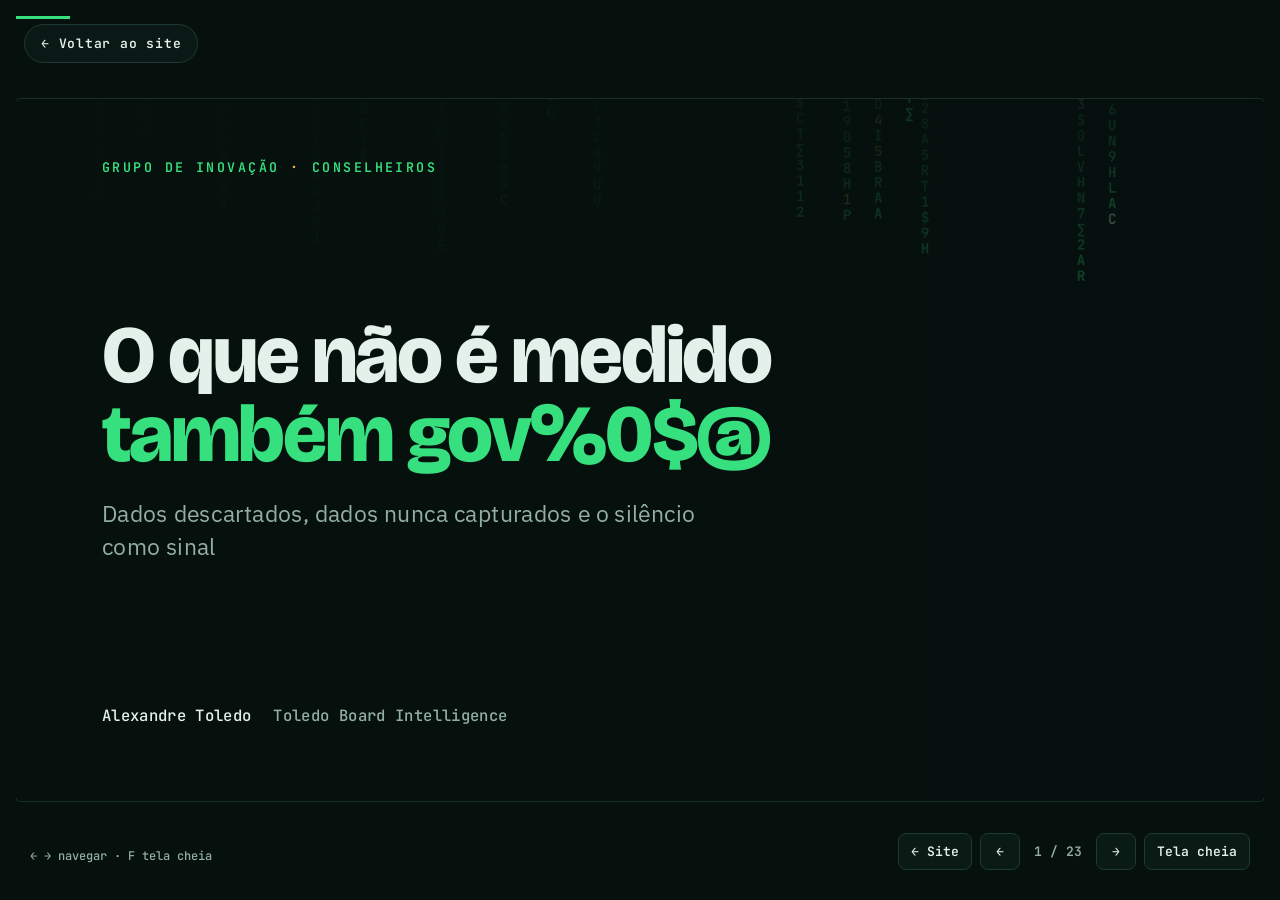
<file: apresentacao/o-que-nao-e-medido.html>
<!doctype html><html><head><meta charset=utf8><meta name=viewport content="width=device-width,initial-scale=1,viewport-fit=cover"><style>:root{color-scheme:light;box-sizing:border-box;padding-top:env(safe-area-inset-top,0px);padding-bottom:env(safe-area-inset-bottom,0px)}html{scroll-padding-top:env(safe-area-inset-top,0px)}body{margin:0;padding:0;font:14px -apple-system,BlinkMacSystemFont,sans-serif;background:#fff;color:#000}img{max-width:100%}[hidden]:not([hidden=until-found i]){display:none!important}</style></head><body>
<title>O que não é medido também governa</title>
<link rel="icon" type="image/png" href="../assets/logo/favicon.png">
<meta name="claude:viewport-fit-sides" content="cover">
<link rel="preconnect" href="https://fonts.googleapis.com">
<link rel="preconnect" href="https://fonts.gstatic.com" crossorigin>
<link rel="stylesheet" href="https://fonts.googleapis.com/css2?family=Bricolage+Grotesque:opsz,wght@12..96,400;12..96,600;12..96,800&family=IBM+Plex+Sans:wght@400;500;600&family=JetBrains+Mono:wght@400;600&display=swap">
<style>
/* Layout: palco 16:9 fixo (1600×900) escalado para a tela; um slide por vez, efeitos em canvas atrás do conteúdo.
   Visual único e escuro de propósito: terminal de dados (verde) + dinheiro (ouro) + perda (coral). */
:root{
  --bg:#06110E; --panel:#0B1B16; --panel2:#102620; --line:#1D3B31;
  --ink:#E4F1EA; --muted:#93AFA2; --matrix:#36E07F; --gold:#F3B94D; --loss:#FF6A55;
  --display:'Bricolage Grotesque', 'Arial Narrow', Arial, sans-serif;
  --body:'IBM Plex Sans', Arial, sans-serif;
  --mono:'JetBrains Mono', 'Courier New', monospace;
  color-scheme:dark;
}
html,body{height:100%;background:var(--bg);color:var(--ink);overflow:hidden}
body{font-family:var(--body)}
body::before{content:"";position:fixed;inset:0 0 auto;height:env(safe-area-inset-top,0px);z-index:10;background:var(--bg)}
#app{position:relative;height:100%;box-sizing:border-box;padding-block:16px;padding-left:max(16px,env(safe-area-inset-left,0px));padding-right:max(16px,env(safe-area-inset-right,0px))}
#viewport{position:relative;width:100%;height:100%;overflow:hidden}
#stage{position:absolute;left:50%;top:50%;width:1600px;height:900px;transform-origin:center center;background:var(--bg);border-radius:6px;overflow:hidden;box-shadow:0 0 0 1px var(--line)}

.slide{position:absolute;inset:0;padding:80px 110px 96px;display:flex;flex-direction:column;gap:36px;opacity:0;visibility:hidden;transition:opacity .55s ease,visibility 0s linear .55s}
.slide.active{opacity:1;visibility:visible;transition:opacity .55s ease}
.slide>*:not(.fx){position:relative;z-index:1}
.fx{position:absolute;left:0;top:0;width:1600px;height:900px;z-index:0;pointer-events:none}

.eyebrow{font:600 17px/1 var(--mono);letter-spacing:.2em;text-transform:uppercase;color:var(--matrix);display:flex;gap:14px;align-items:center}
.eyebrow b{color:var(--gold);font-weight:600}
h1,h2,h3{margin:0;text-wrap:balance}
h1{font:800 104px/0.97 var(--display);letter-spacing:-.025em}
h2{font:700 58px/1.04 var(--display);letter-spacing:-.015em}
h3{font:600 28px/1.2 var(--display)}
p{margin:0}
.lead{font:400 25px/1.5 var(--body);color:var(--muted);max-width:780px}
.lead strong{color:var(--ink);font-weight:600}
.hd{display:flex;flex-direction:column;gap:16px}
.split{display:grid;grid-template-columns:1fr 1fr;gap:72px;flex:1;align-items:center;min-height:0}
.split.wide-r{grid-template-columns:5fr 6fr}
.split.wide-l{grid-template-columns:6fr 5fr}
.col{display:flex;flex-direction:column;gap:24px;min-width:0}
.q{font:500 24px/1.45 var(--body);border-left:3px solid var(--gold);padding:6px 0 6px 22px;color:var(--ink)}
.q small{display:block;font:600 14px/1 var(--mono);letter-spacing:.16em;text-transform:uppercase;color:var(--gold);margin-bottom:10px}
.qs{display:flex;flex-direction:column;gap:14px;margin:0;padding:0;list-style:none}
.qs li{font:400 22px/1.42 var(--body);padding-left:30px;position:relative;color:var(--ink)}
.qs li::before{content:"?";position:absolute;left:0;top:0;font:600 20px/1.5 var(--mono);color:var(--gold)}
.tag{position:absolute!important;left:110px;bottom:38px;font:500 15px/1 var(--mono);letter-spacing:.06em;color:var(--muted)}
.hyp{color:var(--gold)}
.mono{font-family:var(--mono)}
.num{font-variant-numeric:tabular-nums}

/* entrada escalonada: visível em repouso no slide ativo */
.r{opacity:0;transform:translateY(18px);transition:opacity .6s ease,transform .6s cubic-bezier(.2,.7,.2,1)}
.active .r{opacity:1;transform:none;transition-delay:calc(var(--d,0) * 140ms + 150ms)}

/* ---------- capa ---------- */
#s-capa{justify-content:space-between}
#s-capa .fx{opacity:.5}
#s-capa .shade{position:absolute;inset:0;z-index:0;background:linear-gradient(90deg,var(--bg) 0%,rgba(6,17,14,.92) 45%,rgba(6,17,14,.35) 100%)}
#s-capa h1 span{display:block}
#s-capa h1 .g{color:var(--matrix)}
#s-capa .sub{font:400 30px/1.4 var(--body);color:var(--muted);max-width:820px}
#s-capa .who{font:500 20px/1.4 var(--mono);color:var(--ink);display:flex;gap:28px}
#s-capa .who span{color:var(--muted)}

/* ---------- dados ---------- */
#s-dados{justify-content:center}
#s-dados .shade{position:absolute;inset:0;z-index:0;background:radial-gradient(ellipse 60% 70% at 25% 50%,rgba(6,17,14,.95),rgba(6,17,14,.2))}
#s-dados h2{font-size:84px;max-width:900px}
#s-dados h2 em{font-style:normal;color:var(--gold)}
.legend{display:flex;gap:28px;font:500 17px var(--mono);color:var(--muted)}
.legend i{display:inline-block;width:12px;height:12px;border-radius:2px;margin-right:10px;vertical-align:-1px}

/* ---------- cadeia ---------- */
.stagebox{position:absolute!important;top:330px;width:250px;height:150px;border:1px solid var(--line);background:rgba(11,27,22,.86);border-radius:10px;padding:22px 24px;display:flex;flex-direction:column;justify-content:space-between;box-sizing:border-box}
.stagebox b{font:600 15px var(--mono);color:var(--matrix);letter-spacing:.12em}
.stagebox span{font:600 30px/1.1 var(--display)}
.stagebox.end{border-color:var(--gold)}
.stagebox.end b{color:var(--gold)}
.leak{position:absolute!important;top:560px;width:260px;text-align:center;font:500 18px/1.35 var(--mono);color:var(--loss)}
#s-cadeia .bottom{position:absolute!important;left:110px;right:110px;bottom:96px;font:400 26px/1.45 var(--body);color:var(--muted)}
#s-cadeia .bottom strong{color:var(--ink);font-weight:600}

/* ---------- tese ---------- */
.chain{display:flex;align-items:stretch;gap:0}
.chain .lk{flex:1;padding:28px 26px;border:1px solid var(--line);background:var(--panel);display:flex;flex-direction:column;gap:10px;min-width:0}
.chain .lk+.lk{border-left:none}
.chain .lk b{font:600 15px var(--mono);color:var(--muted);letter-spacing:.14em}
.chain .lk span{font:700 32px/1.12 var(--display)}
.chain .lk.last{background:var(--panel2);border-color:var(--gold)}
.chain .lk.last span{color:var(--gold)}
.chain .arrow{width:0}
.impacts{display:grid;grid-template-columns:repeat(3,1fr);gap:28px}
.impacts div{border-top:2px solid var(--loss);padding-top:18px;display:flex;flex-direction:column;gap:8px}
.impacts h3{font-size:30px}
.impacts p{font:400 21px/1.45 var(--body);color:var(--muted)}

/* ---------- mapa ---------- */
.map3{display:grid;grid-template-columns:repeat(3,1fr);gap:28px;flex:1}
.map3>div{background:var(--panel);border:1px solid var(--line);border-radius:12px;padding:38px 34px;display:flex;flex-direction:column;gap:18px}
.map3 .ico{height:90px;display:flex;align-items:center}
.map3 h3{font-size:36px}
.map3 p{font:400 22px/1.5 var(--body);color:var(--muted)}
.map3 .ex{margin-top:auto;font:500 17px/1.5 var(--mono);color:var(--ink);border-top:1px solid var(--line);padding-top:16px}
.dotrow{display:flex;gap:8px;flex-wrap:wrap;width:220px}
.dotrow i{width:18px;height:18px;border-radius:3px;background:var(--matrix)}
.dotrow i.off{background:transparent;border:2px dashed var(--loss)}
.dotrow i.dim{background:var(--line)}
@keyframes blink{50%{opacity:.15}}
.blink{animation:blink 1.6s steps(2) infinite}

/* ---------- caso A: base ---------- */
.grid200{display:grid;grid-template-columns:repeat(20,22px);gap:9px}
.grid200 i{width:22px;height:22px;border-radius:4px;background:var(--matrix);transition:background .5s,opacity .5s,transform .5s,border-color .5s;border:2px solid transparent;box-sizing:border-box}
.grid200 i.inat{background:#25443A;opacity:.6}
.grid200 i.dup{background:transparent;border-color:var(--loss);transform:scale(.85)}
.grid200 i.free{background:transparent;border-color:var(--gold)}
.statrow{display:grid;grid-template-columns:repeat(4,1fr);gap:18px;margin-top:6px}
.stat{display:flex;flex-direction:column;gap:6px}
.stat b{font:600 15px var(--mono);letter-spacing:.1em;color:var(--muted)}
.stat span{font:700 38px/1 var(--display);font-variant-numeric:tabular-nums}
.stat.k span{color:var(--matrix)}
.stat.l span{color:var(--loss)}
.stat.g span{color:var(--gold)}
.big{font:800 96px/0.95 var(--display);letter-spacing:-.02em;font-variant-numeric:tabular-nums}

/* ---------- caso B ---------- */
.versus{display:grid;grid-template-columns:1fr 1fr;gap:20px}
.vbox{background:rgba(11,27,22,.85);border:1px solid var(--line);border-radius:12px;padding:28px 30px;display:flex;flex-direction:column;gap:10px}
.vbox b{font:600 15px var(--mono);letter-spacing:.12em;color:var(--muted)}
.vbox .big{font-size:80px}
.vbox.rec .big{color:var(--matrix)}
.gapbox{grid-column:span 2;border:1px dashed var(--loss);border-radius:12px;padding:22px 30px;display:flex;align-items:baseline;gap:22px;background:rgba(6,17,14,.85)}
.gapbox .big{font-size:64px;color:var(--loss)}
.gapbox p{font:400 21px/1.4 var(--body);color:var(--muted)}

/* ---------- gráficos svg ---------- */
svg text{font-family:var(--mono)}
.wf rect{transform-box:fill-box;transform:scaleY(0);transition:transform .7s cubic-bezier(.2,.7,.2,1)}
.wf rect.up{transform-origin:bottom}
.wf rect.down{transform-origin:top}
.active .wf rect{transform:scaleY(1);transition-delay:calc(var(--d) * 260ms + 300ms)}
.wf text{opacity:0;transition:opacity .4s}
.active .wf text{opacity:1;transition-delay:calc(var(--d) * 260ms + 700ms)}
.seg{height:64px;width:0;transition:width .8s cubic-bezier(.2,.7,.2,1);display:flex;align-items:center;padding-left:14px;box-sizing:border-box;font:600 18px var(--mono);color:#06110E;overflow:hidden;white-space:nowrap}
.active .seg{transition-delay:calc(var(--d) * 450ms + 300ms)}
.cacbar{display:flex;position:relative;height:64px;width:900px;background:var(--panel);border-radius:6px}
.cacbar .mark{position:absolute;top:-34px;font:600 15px var(--mono);color:var(--muted)}
.cacbar .mark::after{content:"";position:absolute;left:0;top:26px;width:2px;height:80px;background:var(--muted)}
.cline{stroke-dasharray:900;stroke-dashoffset:900;transition:stroke-dashoffset 1.8s ease}
.active .cline{stroke-dashoffset:0;transition-delay:.9s}
.cbar{transform-box:fill-box;transform-origin:bottom;transform:scaleY(0);transition:transform .7s ease}
.active .cbar{transform:scaleY(1);transition-delay:calc(var(--d) * 140ms + 200ms)}
.cpt,.clbl{opacity:0;transition:opacity .4s}
.active .cpt,.active .clbl{opacity:1;transition-delay:calc(var(--d) * 300ms + 1000ms)}

/* ---------- supermercado ---------- */
.shelf{position:relative;background:#0A1713;border:1px solid var(--line);border-radius:12px;padding:22px;display:grid;grid-template-columns:repeat(6,1fr);gap:14px 12px;overflow:hidden}
.shelf .p{height:64px;border-radius:6px;background:var(--panel2);border:1px solid var(--line);display:flex;align-items:flex-end;padding:8px;box-sizing:border-box;font:500 13px/1.2 var(--mono);color:var(--muted);position:relative;overflow:hidden}
.shelf .p::before{content:"";position:absolute;inset:0;background:radial-gradient(circle at 50% 45%,var(--heat,transparent),transparent 70%);opacity:0;animation:heat 5s ease-in-out infinite;animation-delay:var(--hd,0s)}
@keyframes heat{0%,100%{opacity:0}40%,60%{opacity:.9}}
.shelf .p span{position:relative}
.shelf .rail{grid-column:1/-1;height:6px;background:var(--line);border-radius:3px;margin-top:-6px}
.scan{position:absolute;left:0;right:0;height:3px;background:linear-gradient(90deg,transparent,var(--matrix),transparent);box-shadow:0 0 18px var(--matrix);top:0;animation:scan 3.2s linear infinite;z-index:2}
@keyframes scan{0%{top:2%}100%{top:96%}}
.cam{position:absolute;right:16px;top:12px;font:600 13px var(--mono);color:var(--loss);z-index:3;display:flex;gap:8px;align-items:center}
.cam i{width:9px;height:9px;border-radius:50%;background:var(--loss);animation:blink 1.2s steps(2) infinite}
.log{list-style:none;margin:0;padding:0;display:flex;flex-direction:column;gap:8px;height:214px;overflow:hidden}
.split svg{width:100%;height:auto;max-width:100%}
.log li{font:400 17px/1.35 var(--mono);color:var(--muted);padding:8px 12px;border-left:2px solid var(--line);background:rgba(11,27,22,.6);transition:opacity .4s,transform .4s}
.log li b{color:var(--ink);font-weight:600}
.log li.hot{border-left-color:var(--gold)}
.log li.new{opacity:0;transform:translateX(-14px)}
.lgpd{border:1px solid var(--loss);border-radius:10px;padding:16px 20px;font:400 19px/1.45 var(--body);color:var(--ink);background:rgba(255,106,85,.07)}
.lgpd b{color:var(--loss);font:600 14px var(--mono);letter-spacing:.14em;display:block;margin-bottom:6px}

/* ---------- funis ---------- */
.funnel{display:flex;flex-direction:column;gap:12px}
.frow{display:grid;grid-template-columns:230px 1fr 70px;align-items:center;gap:16px;font:500 19px var(--body)}
.frow .bar{height:40px;background:var(--panel);border-radius:4px;position:relative;overflow:hidden}
.frow .bar i{position:absolute;left:0;top:0;bottom:0;width:0;background:var(--matrix);transition:width 1s cubic-bezier(.2,.7,.2,1)}
.active .frow .bar i{width:var(--w);transition-delay:calc(var(--d) * 220ms + 300ms)}
.frow .v{font:600 20px var(--mono);text-align:right;font-variant-numeric:tabular-nums}
.frow.zero .bar i{background:var(--loss)}
.frow.zero .v{color:var(--loss)}

/* ---------- pessoas ---------- */
.teams{display:grid;grid-template-columns:repeat(3,1fr);gap:22px}
.team{border:1px solid var(--line);border-radius:10px;padding:18px;display:flex;flex-direction:column;gap:12px;background:var(--panel)}
.team b{font:600 14px var(--mono);letter-spacing:.1em;color:var(--muted)}
.team .ppl{display:grid;grid-template-columns:repeat(4,26px);gap:10px}
.team .ppl i{width:26px;height:26px;border-radius:50%;background:var(--matrix);transition:transform 1.4s cubic-bezier(.5,0,.6,1),opacity 1.4s}
.team .ppl i.star{box-shadow:0 0 0 3px var(--gold)}
.team .ppl i.gone{transform:translate(260px,-40px);opacity:0}
.team.hot{border-color:var(--loss)}
.team.hot b{color:var(--loss)}

/* ---------- pirâmide / silêncio ---------- */
.pyr text{fill:var(--ink)}
.quiet{font:800 120px/0.95 var(--display);letter-spacing:-.03em}
.quiet .cur{display:inline-block;width:.45em;height:.85em;background:var(--matrix);vertical-align:-.08em;margin-left:.08em;animation:blink 1s steps(2) infinite}
.slist{list-style:none;margin:0;padding:0;display:grid;grid-template-columns:1fr 1fr;gap:16px 40px}
.slist li{font:400 23px/1.4 var(--body);color:var(--muted);padding-top:14px;border-top:1px solid var(--line)}
.slist li b{color:var(--ink);font-weight:600}

/* ---------- ciber ---------- */
.logbg{position:absolute!important;right:0;top:0;width:760px;height:900px;overflow:hidden;z-index:0!important;opacity:.22;mask-image:linear-gradient(90deg,transparent,#000 30%)}
.logbg pre{margin:0;font:400 14px/1.6 var(--mono);color:var(--matrix);animation:scroll 22s linear infinite}
@keyframes scroll{to{transform:translateY(-50%)}}
.ctrs{display:grid;grid-template-columns:1fr 1fr;gap:20px}
.ctr{background:rgba(11,27,22,.88);border:1px solid var(--line);border-radius:12px;padding:24px 26px;display:flex;flex-direction:column;gap:8px}
.ctr b{font:600 14px var(--mono);letter-spacing:.1em;color:var(--muted)}
.ctr span{font:800 60px/1 var(--display);font-variant-numeric:tabular-nums}
.ctr.z{border-color:var(--loss)}
.ctr.z span{color:var(--loss)}

/* ---------- saúde ---------- */
.srcs{display:flex;flex-wrap:wrap;gap:10px}
.srcs span{font:500 17px var(--mono);padding:9px 14px;border:1px solid var(--line);border-radius:999px;color:var(--muted);transition:all .6s}
.active .srcs span{border-color:var(--matrix);color:var(--ink);transition-delay:calc(var(--d) * 150ms + 300ms)}
.mbars{display:flex;flex-direction:column;gap:10px}
.mb{display:grid;grid-template-columns:150px 1fr;align-items:center;gap:14px;font:500 17px var(--mono);color:var(--muted)}
.mb .t{position:relative;height:30px}
.mb .t::before{content:"";position:absolute;left:50%;top:-6px;bottom:-6px;width:1px;background:var(--line)}
.mb .t i{position:absolute;top:3px;height:24px;width:0;transition:width .9s ease;border-radius:3px}
.mb .t i.pos{left:50%;background:var(--matrix)}
.mb .t i.neg{right:50%;background:var(--loss)}
.active .mb .t i{width:var(--w);transition-delay:calc(var(--d) * 120ms + 600ms)}
.mb .t em{position:absolute;top:4px;font:600 16px var(--mono);font-style:normal;color:var(--ink)}

/* ---------- síntese ---------- */
.tbl-wrap{overflow:hidden}
table.syn{width:100%;border-collapse:collapse;font:400 20px/1.35 var(--body)}
.syn th{font:600 14px var(--mono);letter-spacing:.12em;text-transform:uppercase;color:var(--muted);text-align:left;padding:10px 14px;border-bottom:1px solid var(--line)}
.syn td{padding:12px 14px;border-bottom:1px solid var(--line);vertical-align:top}
.syn td:first-child{font-weight:600}
.syn td:last-child{font:600 17px var(--mono)}
.syn .m{color:var(--matrix)}.syn .c{color:var(--gold)}.syn .x{color:var(--loss)}

/* ---------- perguntas ---------- */
.tabs{display:flex;flex-wrap:wrap;gap:10px}
.tabs button{font:600 17px var(--mono);color:var(--muted);background:var(--panel);border:1px solid var(--line);border-radius:999px;padding:12px 20px;cursor:pointer;transition:all .2s}
.tabs button:hover{color:var(--ink);border-color:var(--matrix)}
.tabs button[aria-selected="true"]{background:var(--matrix);color:#06110E;border-color:var(--matrix)}
.tabs button:focus-visible,.navbtn:focus-visible{outline:3px solid var(--gold);outline-offset:3px}
.qpanel{flex:1;display:grid;grid-template-columns:1fr 1fr;gap:20px 50px;align-content:start}
.qpanel .qcard{border-top:1px solid var(--line);padding-top:22px;font:400 30px/1.4 var(--body);display:flex;gap:18px;animation:qin .45s ease both}
.qpanel .qcard b{font:600 20px var(--mono);color:var(--gold);flex:none;padding-top:4px}
@keyframes qin{from{opacity:0;transform:translateY(10px)}}

/* ---------- exercício ---------- */
.recon{display:grid;grid-template-columns:1fr 60px 1fr 60px 1fr 60px 1fr;align-items:stretch}
.recon .rc{background:var(--panel);border:1px solid var(--line);border-radius:12px;padding:26px 22px;display:flex;flex-direction:column;gap:12px}
.recon .rc b{font:600 14px var(--mono);letter-spacing:.12em;color:var(--matrix)}
.recon .rc h3{font-size:30px}
.recon .rc p{font:400 19px/1.45 var(--body);color:var(--muted)}
.recon .gap{display:flex;flex-direction:column;align-items:center;justify-content:center;gap:8px;font:600 26px var(--mono);color:var(--loss)}
.recon .gap small{font:500 12px var(--mono);letter-spacing:.08em;color:var(--loss);writing-mode:vertical-rl;transform:rotate(180deg)}

/* ---------- fecho ---------- */
#s-fecho{justify-content:space-between}
#s-fecho .shade{position:absolute;inset:0;z-index:0;background:radial-gradient(ellipse 70% 60% at 35% 50%,rgba(6,17,14,.96),rgba(6,17,14,.3))}
#s-fecho h2{font-size:76px;max-width:1150px}
#s-fecho h2 em{font-style:normal;color:var(--gold)}

/* ---------- navegação ---------- */
#nav{position:absolute;right:14px;bottom:14px;display:flex;gap:8px;align-items:center;z-index:20}
.navbtn{font:600 13px var(--mono);color:var(--ink);background:rgba(11,27,22,.9);border:1px solid var(--line);border-radius:8px;padding:9px 12px;cursor:pointer;min-width:40px}
.navbtn:hover{border-color:var(--matrix)}
#count{font:600 13px var(--mono);color:var(--muted);padding:0 6px;font-variant-numeric:tabular-nums}
#prog{position:absolute;left:0;top:0;height:3px;background:var(--matrix);z-index:20;transition:width .4s}
#hint{position:absolute;left:14px;bottom:20px;font:500 12px var(--mono);color:var(--muted);z-index:20}
#back{position:fixed;left:max(24px,env(safe-area-inset-left,0px));top:calc(env(safe-area-inset-top,0px) + 24px);z-index:30;display:inline-flex;align-items:center;gap:8px;font:600 13px var(--mono);letter-spacing:.06em;color:var(--ink);text-decoration:none;background:rgba(11,27,22,.92);border:1px solid var(--line);border-radius:999px;padding:10px 16px;transition:border-color .2s,color .2s,transform .2s}
#back:hover{border-color:var(--matrix);color:var(--matrix);transform:translateX(-3px)}
#back:focus-visible{outline:3px solid var(--gold);outline-offset:3px}
@media (max-width:700px){#hint{display:none}}
@media (prefers-reduced-motion:reduce){
  *,*::before,*::after{animation-duration:.001s!important;animation-iteration-count:1!important;transition-duration:.001s!important;transition-delay:0s!important}
}
</style>

<a id="back" href="../index.html#palestras" aria-label="Voltar ao site">← Voltar ao site</a>
<div id="app">
<div id="viewport">
<div id="prog"></div>
<div id="stage">

<!-- 1 CAPA -->
<section class="slide" id="s-capa" data-fx="matrix">
  <canvas class="fx"></canvas>
  <div class="shade"></div>
  <div class="eyebrow">Grupo de Inovação <b>·</b> Conselheiros</div>
  <div class="hd" style="gap:30px">
    <h1 id="title-scr"><span data-scr>O que não é medido</span><span class="g" data-scr>também governa</span></h1>
    <p class="sub">Dados descartados, dados nunca capturados e o silêncio como sinal</p>
  </div>
  <div class="who">Alexandre Toledo <span>Toledo Board Intelligence</span></div>
</section>

<!-- 2 DADOS -->
<section class="slide" id="s-dados" data-fx="particles">
  <canvas class="fx"></canvas>
  <div class="shade"></div>
  <div class="eyebrow r">O ponto de partida</div>
  <h2 class="r" style="--d:1">Toda empresa tem dados. <em>Poucas têm informação.</em></h2>
  <p class="lead r" style="--d:2">Cadastro, faturamento, recebimentos, contabilidade, custos comerciais, operação. Os dados existem. O que falta é <strong>organizar, cruzar e tornar acessível</strong> para quem decide.</p>
  <div class="legend r" style="--d:3"><span><i style="background:var(--matrix)"></i>dado que existe</span><span><i style="background:var(--gold)"></i>dado que chega organizado à decisão</span></div>
</section>

<!-- 3 CADEIA -->
<section class="slide" id="s-cadeia" data-fx="flow">
  <canvas class="fx"></canvas>
  <div class="hd">
    <div class="eyebrow r">A cadeia do dado</div>
    <h2 class="r" style="--d:1">Em cada passagem, alguma coisa cai pelo caminho</h2>
  </div>
  <div class="stagebox r" style="left:110px;--d:2"><b>01</b><span>Cadastro</span></div>
  <div class="stagebox r" style="left:490px;--d:3"><b>02</b><span>Faturamento</span></div>
  <div class="stagebox r" style="left:870px;--d:4"><b>03</b><span>Recebimento</span></div>
  <div class="stagebox end r" style="left:1250px;--d:5"><b>04</b><span>Contábil e conselho</span></div>
  <div class="leak r" style="left:300px;--d:6">inativos, duplicados, gratuidades</div>
  <div class="leak r" style="left:680px;--d:7">faturado e não recebido</div>
  <div class="leak r" style="left:1060px;--d:8">gerencial ≠ contábil</div>
  <p class="bottom r" style="--d:9">O conselho só vê a última ponta. <strong>Tudo o que caiu antes também governa a empresa, só que sem ata.</strong></p>
</section>

<!-- 4 TESE -->
<section class="slide" id="s-tese">
  <div class="hd">
    <div class="eyebrow r">A tese</div>
    <h2 class="r" style="--d:1">Do dado ao caixa, o erro se acumula</h2>
  </div>
  <div class="chain">
    <div class="lk r" style="--d:2"><b>DADO</b><span>Descartado ou nunca capturado</span></div>
    <div class="lk r" style="--d:3"><b>INDICADOR</b><span>LTV, churn, CAC, ARPU distorcidos</span></div>
    <div class="lk r" style="--d:4"><b>DECISÃO</b><span>Cliente, canal e preço errados</span></div>
    <div class="lk last r" style="--d:5"><b>RESULTADO</b><span>Caixa que não aparece</span></div>
  </div>
  <div class="impacts">
    <div class="r" style="--d:6"><h3>Perda de mercado</h3><p>Investimento no cliente que não fica e no canal que não paga.</p></div>
    <div class="r" style="--d:7"><h3>Capital de giro</h3><p>Receita faturada que não vira recebimento, e recebíveis que crescem sem explicação.</p></div>
    <div class="r" style="--d:8"><h3>EBITDA sem caixa</h3><p>O resultado existe no papel, mas não na conta bancária.</p></div>
  </div>
</section>

<!-- 5 MAPA -->
<section class="slide" id="s-mapa">
  <div class="hd">
    <div class="eyebrow r">O mapa do não medido</div>
    <h2 class="r" style="--d:1">Três formas de a informação não chegar</h2>
  </div>
  <div class="map3">
    <div class="r" style="--d:2">
      <div class="ico"><div class="dotrow"><i></i><i></i><i class="off"></i><i></i><i class="off"></i><i></i><i></i><i class="off"></i><i></i><i></i></div></div>
      <h3>Dados descartados</h3>
      <p>Existiam, mas foram filtrados, agregados, reclassificados ou ignorados no caminho.</p>
      <p class="ex">base inflada · faturado ≠ recebido · entrevistas de desligamento arquivadas</p>
    </div>
    <div class="r" style="--d:3">
      <div class="ico"><div class="dotrow"><i></i><i></i><i></i><i class="dim"></i><i class="dim"></i><i class="dim"></i><i class="dim"></i><i class="dim"></i><i class="dim"></i><i class="dim"></i></div></div>
      <h3>Nunca capturados</h3>
      <p>Ninguém decidiu medir. Não há campo, sensor, indicador ou dono.</p>
      <p class="ex">CAC incompleto · a venda que não aconteceu · onde o cliente desiste</p>
    </div>
    <div class="r" style="--d:4">
      <div class="ico"><div class="dotrow"><i class="dim blink"></i><i class="dim"></i><i class="dim"></i><i class="dim"></i><i class="dim"></i><i class="dim"></i><i class="dim"></i><i class="dim"></i><i class="dim"></i><i class="dim"></i></div></div>
      <h3>O silêncio como sinal</h3>
      <p>A ausência de informação também comunica, e muitas vezes comunica medo ou falta de canal.</p>
      <p class="ex">zero quase-acidentes · alertas fechados sem análise · cliente que não reclama nem paga</p>
    </div>
  </div>
</section>

<!-- 6 CASO A -->
<section class="slide" id="s-base">
  <div class="hd">
    <div class="eyebrow r">01 · Dados descartados <b>·</b> assinaturas</div>
    <h2 class="r" style="--d:1">A base que não existe</h2>
  </div>
  <div class="split wide-l">
    <div class="col r" style="--d:2">
      <div class="grid200" id="grid200"></div>
      <div class="statrow">
        <div class="stat"><b>REPORTADO</b><span>100.000</span></div>
        <div class="stat l"><b>INATIVOS</b><span data-count="9000" data-delay="900">0</span></div>
        <div class="stat l"><b>DUPLICADOS</b><span data-count="4000" data-delay="2000">0</span></div>
        <div class="stat g"><b>GRATUIDADE</b><span data-count="5000" data-delay="3100">0</span></div>
      </div>
    </div>
    <div class="col">
      <p class="eyebrow r" style="--d:3">Base que gera receita</p>
      <div class="big r" style="--d:3;color:var(--matrix)"><span data-count="82000" data-from="100000" data-delay="4100">100.000</span></div>
      <p class="lead r" style="--d:4">Projeções e valuation multiplicam a base reportada pelo tíquete. Com 18% da base sem receita, <strong>a receita futura nasce superestimada</strong>, e churn, ARPU e LTV ficam distorcidos.</p>
      <p class="q r" style="--d:5"><small>Pergunta do conselho</small>“Ativo” não é um dado, é um critério. Qual é o nosso, e quem o definiu?</p>
    </div>
  </div>
  <p class="tag">Caso ilustrativo · <span class="hyp">números hipotéticos</span> · cada quadrado = 500 assinantes</p>
</section>

<!-- 7 CASO B -->
<section class="slide" id="s-receb" data-fx="coins">
  <canvas class="fx"></canvas>
  <div class="hd">
    <div class="eyebrow r">01 · Dados descartados <b>·</b> receita × caixa</div>
    <h2 class="r" style="--d:1">Faturou, mas não recebeu</h2>
  </div>
  <div class="split wide-l">
    <div class="versus r" style="--d:2">
      <div class="vbox"><b>FATURADO NO ANO</b><div class="big num">R$ <span data-count="120" data-delay="300">0</span> mi</div></div>
      <div class="vbox rec"><b>RECEBIDO NO ANO</b><div class="big num">R$ <span data-count="104" data-delay="900">0</span> mi</div></div>
      <div class="gapbox"><div class="big num">R$ <span data-count="16" data-delay="2000">0</span> mi</div><p>faturados e não recebidos, incluindo renegociações que não aparecem no aging</p></div>
    </div>
    <div class="col">
      <p class="lead r" style="--d:3" >A receita cresce no relatório. Cruzando faturado e recebido <strong>cliente a cliente</strong>, aparecem os que geram receita e não geram caixa, e a divergência entre gerencial e contábil.</p>
      <p class="q r" style="--d:4"><small>Pergunta do conselho</small>Qual a diferença entre faturado e recebido, por segmento? Quem reconcilia o gerencial com o balancete?</p>
      <p class="r" style="--d:5;font:600 34px/1.25 var(--display)">A receita é uma opinião.<br><span style="color:var(--gold)">O caixa é um fato.</span></p>
    </div>
  </div>
  <p class="tag">Caso ilustrativo · <span class="hyp">números hipotéticos</span></p>
</section>

<!-- 8 PONTE EBITDA -->
<section class="slide" id="s-ebitda">
  <div class="hd">
    <div class="eyebrow r">01 · Dados descartados <b>·</b> EBITDA × caixa</div>
    <h2 class="r" style="--d:1">O EBITDA que não chega ao banco</h2>
  </div>
  <div class="split wide-l" style="align-items:end">
    <svg class="wf r" style="--d:2" viewBox="0 0 900 500" width="900" height="500" role="img" aria-label="Ponte do EBITDA de 50 milhões até caixa operacional de 38 milhões">
      <line x1="20" y1="400" x2="890" y2="400" stroke="#1D3B31" stroke-width="2"/>
      <rect class="up" style="--d:0" x="30" y="75" width="115" height="325" fill="#36E07F" rx="3"/>
      <rect class="down" style="--d:1" x="175" y="75" width="115" height="39" fill="#FF6A55" rx="3"/>
      <rect class="up" style="--d:2" x="320" y="101" width="115" height="13" fill="#F3B94D" rx="3"/>
      <rect class="down" style="--d:3" x="465" y="101" width="115" height="19.5" fill="#FF6A55" rx="3"/>
      <rect class="down" style="--d:4" x="610" y="120.5" width="115" height="32.5" fill="#FF6A55" rx="3"/>
      <rect class="up" style="--d:5" x="755" y="153" width="115" height="247" fill="#F3B94D" rx="3"/>
      <g font-size="22" font-weight="600" text-anchor="middle">
        <text style="--d:0" x="87" y="62" fill="#E4F1EA">50</text>
        <text style="--d:1" x="232" y="140" fill="#FF6A55">−6</text>
        <text style="--d:2" x="377" y="90" fill="#F3B94D">+2</text>
        <text style="--d:3" x="522" y="146" fill="#FF6A55">−3</text>
        <text style="--d:4" x="667" y="179" fill="#FF6A55">−5</text>
        <text style="--d:5" x="812" y="140" fill="#F3B94D">38</text>
      </g>
      <g font-size="15" fill="#93AFA2" text-anchor="middle">
        <text style="--d:0" x="87" y="428">EBITDA</text><text style="--d:0" x="87" y="448">reportado</text>
        <text style="--d:1" x="232" y="428">receita &gt;60d</text><text style="--d:1" x="232" y="448">sem recebimento</text>
        <text style="--d:2" x="377" y="428">PDD já</text><text style="--d:2" x="377" y="448">constituída</text>
        <text style="--d:3" x="522" y="428">renegociações</text><text style="--d:3" x="522" y="448">fora do aging</text>
        <text style="--d:4" x="667" y="428">aumento de</text><text style="--d:4" x="667" y="448">recebíveis</text>
        <text style="--d:5" x="812" y="428">caixa</text><text style="--d:5" x="812" y="448">operacional</text>
      </g>
    </svg>
    <div class="col">
      <p class="eyebrow r" style="--d:3">Conversão de EBITDA em caixa</p>
      <div class="big r" style="--d:3;color:var(--gold)"><span data-count="76" data-delay="1900">0</span>%</div>
      <p class="lead r" style="--d:4">Nada disso aparece no EBITDA. <strong>Tudo isso aparece no caixa</strong>, e no capital de giro que a empresa precisa financiar.</p>
      <p class="q r" style="--d:5"><small>Pergunta do conselho</small>Qual seria o EBITDA se excluíssemos a receita que não virou caixa em 90 dias?</p>
    </div>
  </div>
  <p class="tag">Caso ilustrativo · <span class="hyp">valores hipotéticos em R$ milhões</span></p>
</section>

<!-- 9 PESSOAS -->
<section class="slide" id="s-pessoas">
  <div class="hd">
    <div class="eyebrow r">01 · Dados descartados <b>·</b> pessoas</div>
    <h2 class="r" style="--d:1">Quem saiu, e por quê</h2>
  </div>
  <div class="split">
    <div class="col r" style="--d:2">
      <div class="teams" id="teams"></div>
      <p class="legend"><span><i style="background:var(--matrix);border-radius:50%"></i>colaborador</span><span><i style="background:var(--matrix);border-radius:50%;box-shadow:0 0 0 3px var(--gold)"></i>alto desempenho</span></p>
    </div>
    <div class="col">
      <div class="statrow" style="grid-template-columns:1fr 1fr">
        <div class="stat k r" style="--d:3"><b>TURNOVER GERAL</b><span>12% <small style="font:500 16px var(--mono);color:var(--muted)">dentro da meta</small></span></div>
        <div class="stat l r" style="--d:4"><b>EQUIPE D, NOVO GESTOR</b><span>5 de 8</span></div>
      </div>
      <p class="lead r" style="--d:5">As entrevistas de desligamento existem, mas são <strong>arquivadas uma a uma</strong>. Ninguém as lê em conjunto, por gestor ou por área.</p>
      <ul class="qs r" style="--d:6">
        <li>Qual o turnover de pessoas-chave, separado do geral?</li>
        <li>O que dizem as entrevistas de desligamento, agrupadas por gestor?</li>
        <li>Quantas posições críticas têm sucessor pronto?</li>
      </ul>
    </div>
  </div>
  <p class="tag">Caso ilustrativo · <span class="hyp">números hipotéticos</span></p>
</section>

<!-- 10 INOVAÇÃO -->
<section class="slide" id="s-inov">
  <div class="hd">
    <div class="eyebrow r">01 · Dados descartados <b>·</b> inovação</div>
    <h2 class="r" style="--d:1">O projeto engavetado</h2>
  </div>
  <div class="split">
    <div class="funnel r" style="--d:2">
      <div class="frow" style="--d:0"><span>Ideias recebidas</span><div class="bar"><i style="--w:100%"></i></div><span class="v">120</span></div>
      <div class="frow" style="--d:1"><span>Pilotos testados</span><div class="bar"><i style="--w:23%"></i></div><span class="v">28</span></div>
      <div class="frow" style="--d:2"><span>Lançamentos</span><div class="bar"><i style="--w:5%"></i></div><span class="v">6</span></div>
      <div class="frow zero" style="--d:3"><span>Aprendizados registrados</span><div class="bar"><i style="--w:0.6%"></i></div><span class="v blink">0</span></div>
    </div>
    <div class="col">
      <p class="lead r" style="--d:3">O que falhou não deixa rastro. O aprendizado sai com a equipe, e <strong>a empresa paga duas vezes pelo mesmo erro</strong>.</p>
      <ul class="qs r" style="--d:4">
        <li>Temos registro dos experimentos que falharam e do que aprendemos com eles?</li>
        <li>Quantas ideias entraram no funil e com que critério foram descartadas?</li>
      </ul>
    </div>
  </div>
  <p class="tag">Caso ilustrativo · <span class="hyp">números hipotéticos</span></p>
</section>

<!-- 11 CAC -->
<section class="slide" id="s-cac">
  <div class="hd">
    <div class="eyebrow r">02 · Nunca capturados <b>·</b> CAC e LTV</div>
    <h2 class="r" style="--d:1">O CAC que ninguém sabe calcular</h2>
  </div>
  <div class="col r" style="--d:2;gap:20px;margin-top:30px">
    <div class="cacbar">
      <div class="seg" style="--d:0;background:var(--matrix)" data-w="450px">Mídia R$ 300</div>
      <div class="seg" style="--d:1;background:var(--gold)" data-w="180px">Comissões 120</div>
      <div class="seg" style="--d:2;background:#E58A4A" data-w="105px">70</div>
      <div class="seg" style="--d:3;background:var(--loss)" data-w="45px"></div>
      <div class="mark" style="left:450px">CAC reportado</div>
    </div>
    <p class="legend" style="margin-top:8px"><span><i style="background:#E58A4A"></i>equipe comercial R$ 70</span><span><i style="background:var(--loss)"></i>descontos e incentivos de entrada R$ 30</span><span>CAC completo: <b style="color:var(--ink)">R$ 520</b></span></p>
  </div>
  <div class="split" style="align-items:start">
    <div class="statrow r" style="--d:3;grid-template-columns:1fr 1fr 1fr">
      <div class="stat"><b>LTV</b><span>R$ 1.200</span></div>
      <div class="stat k"><b>LTV/CAC REPORTADO</b><span>4,0x</span></div>
      <div class="stat l"><b>LTV/CAC REAL</b><span><span data-count="2.3" data-from="4" data-dec="1" data-delay="2400">4,0</span>x</span></div>
    </div>
    <ul class="qs r" style="--d:4">
      <li>O nosso CAC inclui todos os custos de aquisição ou só a mídia?</li>
      <li>Qual o payback por canal? Quanto gastamos com quem saiu antes de pagar o próprio CAC?</li>
    </ul>
  </div>
  <p class="tag">Caso ilustrativo · <span class="hyp">valores hipotéticos por cliente</span></p>
</section>

<!-- 12 COORTES -->
<section class="slide" id="s-coorte">
  <div class="hd">
    <div class="eyebrow r">02 · Nunca capturados <b>·</b> churn e coortes</div>
    <h2 class="r" style="--d:1">A média que esconde a coorte</h2>
  </div>
  <div class="split wide-l">
    <svg class="r" style="--d:2" viewBox="0 0 820 440" width="820" height="440" role="img" aria-label="Base de clientes cresce de 60 mil para 112 mil enquanto o LTV por safra cai de 1.450 para 940 reais">
      <line x1="60" y1="360" x2="800" y2="360" stroke="#1D3B31" stroke-width="2"/>
      <g fill="#1D3B31">
        <rect class="cbar" style="--d:0" x="100" y="210" width="70" height="150" rx="3"/>
        <rect class="cbar" style="--d:1" x="250" y="180" width="70" height="180" rx="3"/>
        <rect class="cbar" style="--d:2" x="400" y="147.5" width="70" height="212.5" rx="3"/>
        <rect class="cbar" style="--d:3" x="550" y="115" width="70" height="245" rx="3"/>
        <rect class="cbar" style="--d:4" x="700" y="80" width="70" height="280" rx="3"/>
      </g>
      <g font-size="15" fill="#93AFA2" text-anchor="middle">
        <text class="clbl" style="--d:0" x="135" y="345">60 mil</text>
        <text class="clbl" style="--d:0" x="285" y="345">72 mil</text>
        <text class="clbl" style="--d:0" x="435" y="345">85 mil</text>
        <text class="clbl" style="--d:0" x="585" y="345">98 mil</text>
        <text class="clbl" style="--d:0" x="735" y="345">112 mil</text>
        <text x="135" y="392">2021</text><text x="285" y="392">2022</text><text x="435" y="392">2023</text><text x="585" y="392">2024</text><text x="735" y="392">2025</text>
      </g>
      <polyline class="cline" points="135,88 285,101 435,127.5 585,155.6 735,183.8" fill="none" stroke="#F3B94D" stroke-width="4" stroke-linejoin="round"/>
      <g fill="#F3B94D">
        <circle class="cpt" style="--d:0" cx="135" cy="88" r="7"/><circle class="cpt" style="--d:1" cx="285" cy="101" r="7"/><circle class="cpt" style="--d:2" cx="435" cy="127.5" r="7"/><circle class="cpt" style="--d:3" cx="585" cy="155.6" r="7"/><circle class="cpt" style="--d:4" cx="735" cy="183.8" r="9"/>
      </g>
      <g font-size="17" font-weight="600" fill="#F3B94D" text-anchor="middle">
        <text class="cpt" style="--d:0" x="135" y="70">1.450</text><text class="cpt" style="--d:1" x="285" y="83">1.380</text><text class="cpt" style="--d:2" x="435" y="110">1.240</text><text class="cpt" style="--d:3" x="585" y="138">1.090</text><text class="cpt" style="--d:4" x="735" y="164">940</text>
      </g>
    </svg>
    <div class="col">
      <p class="legend r" style="--d:3"><span><i style="background:#1D3B31"></i>base total</span><span><i style="background:var(--gold)"></i>LTV por safra (R$)</span></p>
      <p class="lead r" style="--d:3">A base cresce 87% em quatro anos. Por safra de aquisição, <strong>o LTV cai 35%</strong>. A média esconde que o crescimento está ficando mais caro.</p>
      <ul class="qs r" style="--d:4">
        <li>O LTV das safras novas é maior ou menor que o das antigas?</li>
        <li>Quais segmentos entregam o maior retorno, e estamos investindo neles?</li>
      </ul>
    </div>
  </div>
  <p class="tag">Caso ilustrativo · <span class="hyp">números hipotéticos</span></p>
</section>

<!-- 13 SUPERMERCADO -->
<section class="slide" id="s-super">
  <div class="hd">
    <div class="eyebrow r">02 · Nunca capturados <b>·</b> varejo</div>
    <h2 class="r" style="--d:1">A venda que não aconteceu</h2>
  </div>
  <div class="split" style="gap:56px;align-items:start">
    <div class="col r" style="--d:2;gap:18px">
      <div class="shelf" id="shelf"><div class="scan"></div><div class="cam"><i></i>REC · GÔNDOLA 7</div></div>
      <ul class="log" id="log" aria-live="off"></ul>
    </div>
    <div class="col">
      <p class="lead r" style="--d:3">O caixa registra o que foi vendido. Com visão computacional, sensores de prateleira e leitura de expressão, o varejo passa a registrar <strong>interesse, hesitação e rejeição</strong>. Acumulado, vira a curva de aceitação do produto, do preço e da posição.</p>
      <div class="lgpd r" style="--d:4"><b>LGPD</b>Imagem facial é dado biométrico, sensível pela LGPD. Capturar exige base legal, transparência com o cliente e governança.</div>
      <ul class="qs r" style="--d:5">
        <li>Medimos a demanda não atendida: ruptura, desistência, item devolvido no caixa?</li>
        <li>Quanto deixamos de vender por falta de produto, preço ou posição?</li>
        <li>O que capturamos do cliente tem base legal e alguém responde por isso?</li>
      </ul>
    </div>
  </div>
  <p class="tag">Simulação ilustrativa de eventos de loja</p>
</section>

<!-- 14 CLIENTE -->
<section class="slide" id="s-cliente">
  <div class="hd">
    <div class="eyebrow r">02 · Nunca capturados <b>·</b> jornada do cliente</div>
    <h2 class="r" style="--d:1">O atrito que não vira reclamação</h2>
  </div>
  <div class="split">
    <div class="funnel r" style="--d:2">
      <div class="frow" style="--d:0"><span>Acessou o app</span><div class="bar"><i style="--w:100%"></i></div><span class="v">100%</span></div>
      <div class="frow" style="--d:1"><span>Iniciou cadastro</span><div class="bar"><i style="--w:62%"></i></div><span class="v">62%</span></div>
      <div class="frow" style="--d:2"><span>Enviou documentos</span><div class="bar"><i style="--w:41%"></i></div><span class="v">41%</span></div>
      <div class="frow" style="--d:3"><span>Foi aprovado</span><div class="bar"><i style="--w:33%"></i></div><span class="v">33%</span></div>
      <div class="frow" style="--d:4"><span>Primeiro uso</span><div class="bar"><i style="--w:24%"></i></div><span class="v">24%</span></div>
      <p class="legend" style="margin-top:10px"><span style="color:var(--loss)">76% desistiram em silêncio: nenhuma reclamação registrada</span></p>
    </div>
    <div class="col">
      <p class="lead r" style="--d:3">O SAC conta as reclamações formais. O resto é resolvido no balcão, sem registro, ou <strong>vai para as redes sociais</strong>, que não entram em nenhum relatório.</p>
      <ul class="qs r" style="--d:4">
        <li>Em que etapa da jornada perdemos mais clientes?</li>
        <li>Os dados de redes sociais e sites de reclamação chegam ao conselho?</li>
        <li>O NPS é medido também com quem cancelou?</li>
      </ul>
    </div>
  </div>
  <p class="tag">Caso ilustrativo · <span class="hyp">números hipotéticos</span></p>
</section>

<!-- 15 SILÊNCIO -->
<section class="slide" id="s-silencio" data-fx="quiet">
  <canvas class="fx"></canvas>
  <div class="eyebrow r">03 · O silêncio como sinal</div>
  <p class="quiet r" style="--d:1">O silêncio também<br>é um dado.<span class="cur"></span></p>
  <ul class="slist">
    <li class="r" style="--d:2"><b>O cliente que não reclama</b>, mas também não paga</li>
    <li class="r" style="--d:3"><b>O cliente que não cancela</b>, mas também não usa</li>
    <li class="r" style="--d:4"><b>A coorte</b> diluída na média</li>
    <li class="r" style="--d:5"><b>A divergência gerencial × contábil</b> que “sempre existiu”</li>
    <li class="r" style="--d:6"><b>A PDD</b> nunca comparada com a recuperação real</li>
    <li class="r" style="--d:7"><b>A área</b> sem nenhuma ocorrência registrada</li>
  </ul>
</section>

<!-- 16 SEGURANÇA -->
<section class="slide" id="s-seguranca">
  <div class="hd">
    <div class="eyebrow r">03 · O silêncio como sinal <b>·</b> segurança</div>
    <h2 class="r" style="--d:1">O quase-acidente que ninguém anotou</h2>
  </div>
  <div class="split">
    <svg class="pyr r" style="--d:2" viewBox="0 0 640 440" width="640" height="440" role="img" aria-label="Pirâmide de Heinrich: 1 acidente grave, 29 acidentes leves, 300 quase-acidentes">
      <polygon points="320,20 390,140 250,140" fill="#FF6A55"/>
      <polygon points="250,150 390,150 460,270 180,270" fill="#E58A4A"/>
      <polygon points="180,280 460,280 540,410 100,410" fill="none" stroke="#36E07F" stroke-width="2" stroke-dasharray="8 7"/>
      <text x="320" y="118" text-anchor="middle" font-size="30" font-weight="600" fill="#06110E">1</text>
      <text x="320" y="225" text-anchor="middle" font-size="30" font-weight="600" fill="#06110E">29</text>
      <text x="320" y="356" text-anchor="middle" font-size="34" font-weight="600" fill="#36E07F">300</text>
      <g font-size="15" fill="#93AFA2">
        <text x="404" y="90">acidente grave</text>
        <text x="472" y="215">acidentes leves</text>
        <text x="548" y="350">quase-</text><text x="548" y="370">acidentes</text>
      </g>
    </svg>
    <div class="col">
      <div class="statrow r" style="--d:3;grid-template-columns:1fr 1fr">
        <div class="stat k"><b>ACIDENTES · 18 MESES</b><span>0</span></div>
        <div class="stat l"><b>QUASE-ACIDENTES</b><span class="blink">0</span></div>
      </div>
      <p class="lead r" style="--d:4">Zero na base da pirâmide não é segurança. <strong>É falta de registro.</strong> Quem não anota os pequenos sinais só descobre o grande evento.</p>
      <ul class="qs r" style="--d:5">
        <li>Em que áreas o número de quase-acidentes registrados é zero?</li>
        <li>O que acontece com quem registra uma ocorrência: é reconhecido ou cobrado?</li>
      </ul>
    </div>
  </div>
  <p class="tag">Pirâmide: H. W. Heinrich, Industrial Accident Prevention (1931) · indicadores da área <span class="hyp">ilustrativos</span></p>
</section>

<!-- 17 CIBER -->
<section class="slide" id="s-ciber">
  <div class="logbg" aria-hidden="true"><pre id="logbg"></pre></div>
  <div class="hd">
    <div class="eyebrow r">03 · O silêncio como sinal <b>·</b> cibersegurança</div>
    <h2 class="r" style="--d:1">O alerta fechado sem análise</h2>
  </div>
  <div class="split wide-r">
    <div class="ctrs r" style="--d:2">
      <div class="ctr"><b>ALERTAS NO MÊS</b><span data-count="12480" data-delay="300">0</span></div>
      <div class="ctr"><b>FECHADOS AUTOMATICAMENTE</b><span data-count="11906" data-delay="700">0</span></div>
      <div class="ctr"><b>INVESTIGADOS</b><span data-count="574" data-delay="1100">0</span></div>
      <div class="ctr z"><b>INCIDENTES NO RELATÓRIO</b><span>0</span></div>
    </div>
    <div class="col">
      <p class="lead r" style="--d:3">O relatório ao conselho diz “zero incidentes relevantes”. Ninguém sabe <strong>quantos terceiros têm acesso</strong> aos sistemas, nem quando os acessos foram revisados.</p>
      <ul class="qs r" style="--d:4">
        <li>Quantos alertas foram fechados sem investigação?</li>
        <li>Quantos terceiros têm acesso aos nossos sistemas, e quando revisamos?</li>
        <li>“Zero incidentes” quer dizer zero ocorrências ou zero detecções?</li>
      </ul>
    </div>
  </div>
  <p class="tag">Caso ilustrativo · <span class="hyp">números hipotéticos</span></p>
</section>

<!-- 18 SAÚDE -->
<section class="slide" id="s-saude">
  <div class="hd">
    <div class="eyebrow r">03 · O silêncio como sinal <b>·</b> saúde</div>
    <h2 class="r" style="--d:1">A margem que só aparece quando os dados se cruzam</h2>
  </div>
  <div class="split">
    <div class="col">
      <div class="srcs r" style="--d:2">
        <span style="--d:0">faturas médicas</span><span style="--d:1">utilização</span><span style="--d:2">OPME</span><span style="--d:3">medicamentos</span><span style="--d:4">perfil etário</span><span style="--d:5">região</span><span style="--d:6">contratante</span>
      </div>
      <p class="lead r" style="--d:3">Separadas, as bases não dizem nada. Integradas, mostram quais contratos <strong>concentram o custo com margem negativa</strong>, e dão evidência para negociar reajuste.</p>
      <ul class="qs r" style="--d:4">
        <li>Quais clientes ou contratos concentram o custo e têm margem negativa?</li>
        <li>Como a mudança de perfil da carteira afeta a margem?</li>
      </ul>
    </div>
    <div class="col r" style="--d:3">
      <p class="eyebrow">Margem assistencial por contratante</p>
      <div class="mbars" id="mbars"></div>
    </div>
  </div>
  <p class="tag">Caso ilustrativo · <span class="hyp">números hipotéticos</span></p>
</section>

<!-- 19 IA -->
<section class="slide" id="s-ia" data-fx="matrixgaps">
  <canvas class="fx"></canvas>
  <div class="shade" style="position:absolute;inset:0;z-index:0;background:linear-gradient(90deg,rgba(6,17,14,.97) 0%,rgba(6,17,14,.9) 50%,rgba(6,17,14,.2) 100%)"></div>
  <div class="hd" style="max-width:860px">
    <div class="eyebrow r">Para a inovação</div>
    <h2 class="r" style="--d:1;font-size:72px">A IA só aprende com o que foi capturado</h2>
  </div>
  <p class="lead r" style="--d:2;max-width:800px">Se a base está inflada, duplicada ou ignora quem ficou de fora, <strong>o modelo automatiza o erro</strong>, em escala e com aparência de precisão.</p>
  <ul class="qs r" style="--d:3;max-width:820px">
    <li>Com que dados nossos modelos de IA foram treinados, e quem ficou de fora deles?</li>
    <li>Quem valida a qualidade da base antes de um modelo entrar em produção?</li>
    <li>Que dado um concorrente digital capturaria da nossa operação que nós ignoramos?</li>
  </ul>
</section>

<!-- 20 SÍNTESE -->
<section class="slide" id="s-sintese">
  <div class="hd">
    <div class="eyebrow r">Síntese</div>
    <h2 class="r" style="--d:1">Do dado perdido ao impacto</h2>
  </div>
  <div class="tbl-wrap r" style="--d:2">
    <table class="syn">
      <thead><tr><th style="width:34%">Dado perdido</th><th style="width:36%">Indicador afetado</th><th>Onde dói</th></tr></thead>
      <tbody>
        <tr><td>Clientes inativos e duplicados na base</td><td>ARPU, churn, LTV, projeção</td><td class="m">Mercado e valuation</td></tr>
        <tr><td>Faturado e não recebido</td><td>Receita, PDD, aging</td><td class="c">Capital de giro</td></tr>
        <tr><td>Receita sem caixa em 90 dias</td><td>EBITDA</td><td class="c">Conversão em caixa</td></tr>
        <tr><td>Custos de aquisição espalhados</td><td>CAC, LTV/CAC, payback</td><td class="m">Crescimento caro</td></tr>
        <tr><td>A venda que não aconteceu</td><td>Demanda, ruptura, aceitação</td><td class="m">Mercado</td></tr>
        <tr><td>Quem saiu e por quê</td><td>Turnover de pessoas-chave</td><td class="x">Pessoas e sucessão</td></tr>
        <tr><td>Quase-acidentes e alertas</td><td>Incidentes</td><td class="x">Risco e reputação</td></tr>
      </tbody>
    </table>
  </div>
</section>

<!-- 21 PERGUNTAS -->
<section class="slide" id="s-perguntas">
  <div class="hd">
    <div class="eyebrow r">Para levar à administração</div>
    <h2 class="r" style="--d:1">Perguntas que o conselheiro pode fazer</h2>
  </div>
  <div class="tabs r" style="--d:2" role="tablist" id="tabs"></div>
  <div class="qpanel" id="qpanel" role="tabpanel"></div>
</section>

<!-- 22 EXERCÍCIO -->
<section class="slide" id="s-exercicio">
  <div class="hd">
    <div class="eyebrow r">Para o próximo comitê</div>
    <h2 class="r" style="--d:1">Peça uma reconciliação de ponta a ponta</h2>
  </div>
  <div class="recon">
    <div class="rc r" style="--d:2"><b>BASE</b><h3>Clientes ativos</h3><p>Quantos, por qual critério, quantos sem receita.</p></div>
    <div class="gap r" style="--d:3">Δ<small>INATIVOS</small></div>
    <div class="rc r" style="--d:4"><b>RECEITA</b><h3>Faturado por cliente</h3><p>Por segmento, plano e canal, com gratuidades separadas.</p></div>
    <div class="gap r" style="--d:5">Δ<small>INADIMPLÊNCIA</small></div>
    <div class="rc r" style="--d:6"><b>CAIXA</b><h3>Recebido por cliente</h3><p>Curva de recuperação após 60 dias e renegociações.</p></div>
    <div class="gap r" style="--d:7">Δ<small>DIVERGÊNCIAS</small></div>
    <div class="rc r" style="--d:8"><b>CONTÁBIL</b><h3>Balancete</h3><p>Receita, PDD e recebíveis batendo com o gerencial.</p></div>
  </div>
  <p class="lead r" style="--d:9;max-width:1100px">Cada Δ precisa ter <strong>valor, explicação e dono</strong>. Se a administração não consegue montar o quadro, você descobriu onde o conselho governa no escuro.</p>
</section>

<!-- 23 FECHO -->
<section class="slide" id="s-fecho" data-fx="money">
  <canvas class="fx"></canvas>
  <div class="shade"></div>
  <div class="eyebrow r">Para levar</div>
  <h2 class="r" style="--d:1">O EBITDA conta a história que a empresa quer contar. <em>O caixa conta a que aconteceu.</em></h2>
  <div class="who r" style="--d:2;font:500 20px/1.5 var(--mono);display:flex;justify-content:space-between;align-items:end">
    <span>Obrigado · perguntas e conversa</span>
    <span style="text-align:right">Alexandre Toledo<br><span style="color:var(--muted)">contato@toledoalexandre.com.br</span></span>
  </div>
</section>

</div><!-- stage -->

<div id="hint">← → navegar · F tela cheia</div>
<div id="nav">
  <a class="navbtn" href="../index.html" style="text-decoration:none">← Site</a>
  <button class="navbtn" id="bPrev" aria-label="Slide anterior">←</button>
  <span id="count">1 / 23</span>
  <button class="navbtn" id="bNext" aria-label="Próximo slide">→</button>
  <button class="navbtn" id="bFull">Tela cheia</button>
</div>
</div>
</div>

<script>
(() => {
const W = 1600, H = 900;
const reduce = matchMedia('(prefers-reduced-motion: reduce)').matches;
const stage = document.getElementById('stage');
const viewport = document.getElementById('viewport');
const slides = [...document.querySelectorAll('.slide')];
const C = { bg:'#06110E', matrix:'#36E07F', gold:'#F3B94D', loss:'#FF6A55', line:'#1D3B31', ink:'#E4F1EA' };

/* ---------- escala ---------- */
function fit(){
  const s = Math.min(viewport.clientWidth / W, viewport.clientHeight / H);
  stage.style.transform = `translate(-50%,-50%) scale(${s})`;
}
addEventListener('resize', fit); fit();

/* ---------- efeitos ---------- */
const FX = {
  matrix(cv, gaps){
    const ctx = cv.getContext('2d'); cv.width = W; cv.height = H;
    const fs = 20, cols = Math.floor(W / fs);
    const drops = Array.from({length: cols}, () => Math.random() * -60);
    const glyphs = '01R$%∑LTVCACCHURNEBITDAARPU0123456789';
    const words = ['LTV','CAC','CHURN','EBITDA','R$','ARPU','PDD'];
    const gapSet = new Set();
    if (gaps){ for (let i = 0; i < cols; i++) if (i > cols*0.45 && (Math.floor(i/3) % 3 === 0)) gapSet.add(i); }
    ctx.fillStyle = C.bg; ctx.fillRect(0,0,W,H);
    let acc = 0;
    function frame(){
      ctx.fillStyle = 'rgba(6,17,14,0.10)'; ctx.fillRect(0,0,W,H);
      ctx.font = '600 18px "JetBrains Mono", monospace';
      for (let i = 0; i < cols; i++){
        if (gapSet.has(i)) continue;
        const y = drops[i] * fs;
        let ch = glyphs[(Math.random()*glyphs.length)|0];
        if (Math.random() < 0.004) ch = words[(Math.random()*words.length)|0];
        const r = Math.random();
        ctx.fillStyle = r < 0.035 ? C.gold : (r < 0.08 ? '#C9FFE0' : C.matrix);
        ctx.fillText(ch, i*fs, y);
        if (y > H && Math.random() > 0.975) drops[i] = 0;
        drops[i] += 1;
      }
      if (gaps){
        ctx.font = '600 15px "JetBrains Mono", monospace';
        ctx.fillStyle = 'rgba(255,106,85,0.85)';
        const labels = ['recusados','inativos','desistentes','não capturados'];
        let k = 0;
        for (let i = 0; i < cols; i += 9){ if (gapSet.has(i)) { ctx.save(); ctx.translate(i*fs+16, 120 + (k%4)*170); ctx.rotate(Math.PI/2); ctx.fillText(labels[k%4], 0, 0); ctx.restore(); k++; } }
      }
    }
    if (reduce){ for (let k = 0; k < 120; k++) frame(); }
    return { step(dt){ acc += dt; if (acc > 55){ acc = 0; frame(); } } };
  },
  matrixgaps(cv){ return FX.matrix(cv, true); },

  particles(cv){
    const ctx = cv.getContext('2d'); cv.width = W; cv.height = H;
    const pts = [];
    for (let x = 640; x < W - 30; x += 22) for (let y = 40; y < H - 40; y += 22){
      if (Math.random() < 0.82) pts.push({x: x + (Math.random()*6-3), y: y + (Math.random()*6-3), p: Math.random()*6.28, lit: Math.random() < 0.06});
    }
    let t = 0;
    function draw(){
      ctx.clearRect(0,0,W,H);
      for (const q of pts){
        const a = 0.18 + 0.22*Math.sin(t*0.0015 + q.p);
        if (q.lit){ ctx.fillStyle = C.gold; ctx.globalAlpha = 0.95; ctx.fillRect(q.x-3, q.y-3, 6, 6); }
        else { ctx.fillStyle = C.matrix; ctx.globalAlpha = a; ctx.fillRect(q.x-2, q.y-2, 4, 4); }
      }
      ctx.globalAlpha = 1;
    }
    draw();
    return { step(dt){ if (reduce) return; t += dt; draw(); } };
  },

  flow(cv){
    const ctx = cv.getContext('2d'); cv.width = W; cv.height = H;
    const parts = [];
    const leaks = [{x:425, p:0.22},{x:805, p:0.16},{x:1185, p:0.12}];
    function spawn(){ parts.push({x:130, y:405 + (Math.random()*40-20), vx:2.6+Math.random()*1.6, vy:0, fall:false, passed:0}); }
    function frame(){
      ctx.clearRect(0,0,W,H);
      for (let k = 0; k < 3; k++) spawn();
      for (let i = parts.length - 1; i >= 0; i--){
        const q = parts[i];
        if (!q.fall){
          q.x += q.vx;
          const L = leaks[q.passed];
          if (L && q.x > L.x){ q.passed++; if (Math.random() < L.p){ q.fall = true; q.vx *= 0.25; } }
        } else { q.vy += 0.18; q.y += q.vy; q.x += q.vx; }
        if (q.x > 1500 || q.y > 545){ parts.splice(i,1); continue; }
        ctx.fillStyle = q.fall ? C.loss : (q.x > 1250 ? C.gold : C.matrix);
        ctx.globalAlpha = q.fall ? 0.9 : 0.75;
        ctx.fillRect(q.x, q.y, 4, 4);
      }
      ctx.globalAlpha = 1;
    }
    if (reduce){ for (let k = 0; k < 400; k++) frame(); }
    return { step(){ if (!reduce) frame(); } };
  },

  coins(cv, opts={}){
    const ctx = cv.getContext('2d'); cv.width = W; cv.height = H;
    const n = opts.n || 26, bills = opts.bills || false;
    const items = [];
    function make(top){
      const isBill = bills && Math.random() < 0.4;
      return { x: Math.random()*W, y: top ? Math.random()*H : -60, vy: 0.6 + Math.random()*1.4, rot: Math.random()*6.28, vr: 0.02 + Math.random()*0.05, r: 14 + Math.random()*14, bill: isBill, sway: Math.random()*6.28 };
    }
    for (let i = 0; i < n; i++) items.push(make(true));
    function drawCoin(o){
      const w = Math.abs(Math.cos(o.rot)) * o.r;
      ctx.save(); ctx.translate(o.x, o.y);
      const g = ctx.createLinearGradient(-o.r, -o.r, o.r, o.r);
      g.addColorStop(0, '#FFE29A'); g.addColorStop(0.5, C.gold); g.addColorStop(1, '#A8741F');
      ctx.fillStyle = g; ctx.beginPath(); ctx.ellipse(0, 0, Math.max(w,1.5), o.r, 0, 0, 6.283); ctx.fill();
      if (w > o.r*0.55){ ctx.fillStyle = 'rgba(80,50,10,0.75)'; ctx.font = `700 ${Math.round(o.r*0.8)}px "JetBrains Mono", monospace`; ctx.textAlign='center'; ctx.textBaseline='middle'; ctx.fillText('R$', 0, 1); }
      ctx.restore();
    }
    function drawBill(o){
      ctx.save(); ctx.translate(o.x, o.y); ctx.rotate(Math.sin(o.rot)*0.6);
      const bw = o.r*3.2, bh = o.r*1.5, sx = 0.35 + Math.abs(Math.cos(o.rot))*0.65;
      ctx.scale(sx, 1);
      ctx.fillStyle = '#2E8F5E'; ctx.fillRect(-bw/2, -bh/2, bw, bh);
      ctx.strokeStyle = '#7FE0A8'; ctx.lineWidth = 2; ctx.strokeRect(-bw/2+4, -bh/2+4, bw-8, bh-8);
      ctx.fillStyle = '#BFF5D6'; ctx.font = `700 ${Math.round(bh*0.45)}px "JetBrains Mono", monospace`; ctx.textAlign='center'; ctx.textBaseline='middle'; ctx.fillText('R$', 0, 1);
      ctx.restore();
    }
    function frame(){
      ctx.clearRect(0,0,W,H);
      for (let i = 0; i < items.length; i++){
        const o = items[i];
        o.y += o.vy; o.rot += o.vr; o.sway += 0.01; o.x += Math.sin(o.sway)*0.4;
        if (o.y > H + 60) items[i] = make(false);
        ctx.globalAlpha = opts.alpha || 0.55;
        o.bill ? drawBill(o) : drawCoin(o);
      }
      ctx.globalAlpha = 1;
    }
    frame();
    return { step(){ if (!reduce) frame(); } };
  },
  money(cv){ return FX.coins(cv, {n: 46, bills: true, alpha: 0.7}); },

  quiet(cv){
    const ctx = cv.getContext('2d'); cv.width = W; cv.height = H;
    const pts = [];
    for (let i = 0; i < 260; i++) pts.push({x: 900 + Math.random()*660, y: 40 + Math.random()*820, life: Math.random()});
    function frame(dt){
      ctx.clearRect(0,0,W,H);
      for (const q of pts){
        q.life -= dt * 0.00012;
        if (q.life < 0){ q.life = 1; q.x = 900 + Math.random()*660; q.y = 40 + Math.random()*820; }
        ctx.globalAlpha = Math.max(0, q.life) * 0.5;
        ctx.fillStyle = C.matrix; ctx.fillRect(q.x, q.y, 3, 3);
      }
      ctx.globalAlpha = 1;
    }
    frame(16);
    return { step(dt){ if (!reduce) frame(dt); } };
  }
};

/* ---------- contadores ---------- */
const fmt = (v, dec) => v.toLocaleString('pt-BR', {minimumFractionDigits: dec, maximumFractionDigits: dec});
let timers = [];
function later(fn, ms){ const id = setTimeout(fn, ms); timers.push(id); return id; }
function runCounters(s){
  s.querySelectorAll('[data-count]').forEach(el => {
    const to = parseFloat(el.dataset.count), from = parseFloat(el.dataset.from || 0), dec = parseInt(el.dataset.dec || 0, 10);
    const delay = parseInt(el.dataset.delay || 0, 10), dur = 1400;
    el.textContent = fmt(from, dec);
    if (reduce){ el.textContent = fmt(to, dec); return; }
    later(() => {
      const t0 = performance.now();
      const tick = now => {
        const k = Math.min(1, (now - t0) / dur), e = 1 - Math.pow(1 - k, 3);
        el.textContent = fmt(from + (to - from) * e, dec);
        if (k < 1 && s.classList.contains('active')) requestAnimationFrame(tick); else el.textContent = fmt(to, dec);
      };
      requestAnimationFrame(tick);
    }, delay);
  });
}

/* ---------- conteúdo gerado ---------- */
// Caso A: grade de 200 quadrados
const grid = document.getElementById('grid200');
const cells = [];
for (let i = 0; i < 200; i++){ const c = document.createElement('i'); grid.appendChild(c); cells.push(c); }
function seeded(seed){ return () => (seed = (seed * 16807) % 2147483647) / 2147483647; }
const rnd = seeded(42);
const order = cells.map((c, i) => i).sort(() => rnd() - 0.5);
const groups = { inat: order.slice(0, 18), dup: order.slice(18, 26), free: order.slice(26, 36) };

// Pessoas: 6 equipes
const teamsEl = document.getElementById('teams');
const teamDefs = [['A',[1]],['B',[]],['C',[6]],['D',[0,2,3,5,7]],['E',[]],['F',[4]]];
const stars = {D:[0,2,3,5,7], A:[2], C:[1], E:[3], F:[0], B:[5]};
teamDefs.forEach(([name, gone]) => {
  const t = document.createElement('div'); t.className = 'team'; t.dataset.team = name;
  t.innerHTML = `<b>EQUIPE ${name}</b><div class="ppl">${Array.from({length:8},(_,i)=>`<i class="${(stars[name]||[]).includes(i)?'star':''}" data-g="${gone.includes(i)?1:0}"></i>`).join('')}</div>`;
  teamsEl.appendChild(t);
});

// Saúde: margens por contratante
const margins = [18,14,11,9,6,3,-7,-15];
document.getElementById('mbars').innerHTML = margins.map((m, i) => {
  const w = Math.abs(m) / 20 * 50;
  const em = m >= 0 ? `<em style="left:calc(50% + ${w}% + 8px)">+${m}%</em>` : `<em style="right:calc(50% + ${w}% + 8px);color:var(--loss)">${m}%</em>`;
  return `<div class="mb"><span>Contrato ${String.fromCharCode(65+i)}</span><div class="t"><i class="${m>=0?'pos':'neg'}" style="--w:${w}%;--d:${i}"></i>${em}</div></div>`;
}).join('');

// Supermercado: gôndola
const shelf = document.getElementById('shelf');
const prods = ['Café 500g','Azeite','Iogurte','Cereal','Molho','Biscoito','Suco 1L','Arroz 5kg','Granola','Chá','Queijo','Pão','Leite','Sabão','Massa','Atum','Mel','Vinho'];
const heats = ['rgba(243,185,77,.85)','rgba(255,106,85,.8)','rgba(54,224,127,.7)'];
prods.forEach((p, i) => {
  if (i > 0 && i % 6 === 0) { const r = document.createElement('div'); r.className = 'rail'; shelf.appendChild(r); }
  const d = document.createElement('div'); d.className = 'p';
  if ([1,4,9,12,15].includes(i)) { d.style.setProperty('--heat', heats[i % 3]); d.style.setProperty('--hd', (i*0.37 % 4).toFixed(2) + 's'); }
  d.innerHTML = `<span>${p}</span>`; shelf.appendChild(d);
});
const events = [
  ['09:14:02','Gôndola 7','<b>pegou e devolveu</b> Azeite · 6 s', true],
  ['09:14:19','Gôndola 3','<b>parou 14 s</b> · não comprou', false],
  ['09:14:37','Gôndola 7','<b>expressão de dúvida</b> ao ler o preço', true],
  ['09:15:01','Gôndola 12','<b>ruptura</b> · 3 tentativas sem produto', true],
  ['09:15:22','Checkout 4','<b>item removido</b> no caixa · Granola', false],
  ['09:15:40','Gôndola 7','<b>comparou</b> 2 marcas · levou a mais barata', false],
  ['09:16:05','Gôndola 9','<b>ponta de gôndola</b> · 41 paradas na última hora', true],
  ['09:16:31','Gôndola 3','<b>pegou e devolveu</b> Cereal · 4 s', false],
];
const logEl = document.getElementById('log');
let evI = 0;
function pushEvent(){
  const [t, g, txt, hot] = events[evI++ % events.length];
  const li = document.createElement('li'); li.className = 'new' + (hot ? ' hot' : '');
  li.innerHTML = `${t} · ${g} · ${txt}`;
  logEl.prepend(li);
  requestAnimationFrame(() => requestAnimationFrame(() => li.classList.remove('new')));
  while (logEl.children.length > 5) logEl.lastChild.remove();
}

// Ciber: log de fundo
(function(){
  const lines = [];
  const types = ['auth.fail','port.scan','geo.anomaly','priv.esc','dlp.match','vpn.newdev','mfa.bypass','api.ratelimit'];
  for (let i = 0; i < 60; i++){
    const h = String(8 + (i % 10)).padStart(2,'0'), m = String((i*7)%60).padStart(2,'0');
    lines.push(`${h}:${m}:${String((i*13)%60).padStart(2,'0')}  ALERT  ${types[i%types.length].padEnd(14)} src=10.4.${i%250}.${(i*17)%250}  status=${i%21===0?'INVESTIGATE':'AUTO-CLOSED'}`);
  }
  document.getElementById('logbg').textContent = lines.concat(lines).join('\n');
})();

// Perguntas por tema
const Q = {
  'Base e receita': ['Qual critério define um cliente ativo, e quando foi revisto?','Quantos clientes da base não geraram receita nos últimos 12 meses?','Quantos clientes ganhamos, perdemos e mantivemos, e com que efeito na receita?','O número gerencial bate com o balancete? Quem reconcilia?'],
  'CAC, LTV e churn': ['O nosso CAC inclui todos os custos de aquisição ou só a mídia?','Qual o payback por canal de aquisição?','Quanto gastamos com clientes que saíram antes de pagar o próprio CAC?','O LTV das safras novas é maior ou menor que o das antigas?'],
  'Capital de giro e caixa': ['Qual a diferença entre faturado e recebido, por segmento?','Qual a curva de recuperação das parcelas com 60 dias de atraso?','Nossa PDD está aderente à perda que de fato observamos?','Qual seria o EBITDA sem a receita que não virou caixa em 90 dias?'],
  'Pessoas e operação': ['Qual o turnover de pessoas-chave, separado do geral?','O que dizem as entrevistas de desligamento, agrupadas por gestor?','Medimos a demanda não atendida: ruptura, desistência, item devolvido?','Em que áreas o número de quase-acidentes registrados é zero?'],
  'Cliente e jornada': ['Em que etapa da jornada perdemos mais clientes?','Os dados de redes sociais e sites de reclamação chegam ao conselho?','O NPS é medido também com quem cancelou?','O que capturamos do cliente tem base legal e um responsável?'],
  'Risco e silêncio': ['Quantos alertas de segurança foram fechados sem investigação?','Quantos terceiros têm acesso aos nossos sistemas, e quando revisamos?','Que indicador está verde há tempo demais?','Quando vocês nos trouxeram uma má notícia antes de ela virar fato?'],
  'Inovação e IA': ['Com que dados nossos modelos de IA foram treinados, e quem ficou de fora?','Quem valida a qualidade da base antes de um modelo entrar em produção?','Temos registro dos experimentos que falharam e do que aprendemos?','Quem é o dono dos dados críticos, e quanto investimos para capturá-los?']
};
const tabsEl = document.getElementById('tabs'), qpanel = document.getElementById('qpanel');
Object.keys(Q).forEach((k, i) => {
  const b = document.createElement('button'); b.type = 'button'; b.id = 'tab-' + i; b.setAttribute('role','tab'); b.textContent = k;
  b.addEventListener('click', () => showQ(k)); tabsEl.appendChild(b);
});
function showQ(k){
  [...tabsEl.children].forEach(b => b.setAttribute('aria-selected', String(b.textContent === k)));
  qpanel.innerHTML = Q[k].map((q, i) => `<div class="qcard" style="animation-delay:${i*80}ms"><b>${String(i+1).padStart(2,'0')}</b><span>${q}</span></div>`).join('');
}
showQ('Base e receita');

/* ---------- ganchos por slide ---------- */
const hooks = {
  's-capa': s => {
    s.querySelectorAll('[data-scr]').forEach((el, li) => {
      const final = el.dataset.final || (el.dataset.final = el.textContent);
      if (reduce) { el.textContent = final; return; }
      const chars = '01ΛΣ$#%R@&*';
      const t0 = performance.now() + li*350, dur = 1300;
      const tick = now => {
        const k = Math.max(0, Math.min(1, (now - t0) / dur));
        const n = Math.floor(final.length * k);
        el.textContent = final.slice(0, n) + final.slice(n).replace(/\S/g, () => chars[(Math.random()*chars.length)|0]);
        if (k < 1 && s.classList.contains('active')) requestAnimationFrame(tick); else el.textContent = final;
      };
      requestAnimationFrame(tick);
    });
  },
  's-base': () => {
    cells.forEach(c => c.className = '');
    const apply = (list, cls, start) => list.forEach((idx, j) => later(() => cells[idx].classList.add(cls), reduce ? 0 : start + j*45));
    apply(groups.inat, 'inat', 900); apply(groups.dup, 'dup', 2000); apply(groups.free, 'free', 3100);
  },
  's-pessoas': s => {
    s.querySelectorAll('.ppl i').forEach(i => i.classList.remove('gone'));
    s.querySelectorAll('.team').forEach(t => t.classList.remove('hot'));
    const gone = [...s.querySelectorAll('.ppl i[data-g="1"]')];
    gone.forEach((i, j) => later(() => i.classList.add('gone'), reduce ? 0 : 900 + j*420));
    later(() => s.querySelector('[data-team="D"]').classList.add('hot'), reduce ? 0 : 900 + gone.length*420);
  },
  's-cac': s => {
    s.querySelectorAll('.seg').forEach(seg => { seg.style.width = '0'; });
    requestAnimationFrame(() => requestAnimationFrame(() => s.querySelectorAll('.seg').forEach(seg => seg.style.width = seg.dataset.w)));
  },
  's-super': () => {
    logEl.innerHTML = ''; evI = 0;
    for (let k = 0; k < 3; k++) pushEvent();
    if (!reduce) timers.push(setInterval(pushEvent, 1700));
  }
};

/* ---------- motor ---------- */
let cur = 0, active = null, last = performance.now();
function loop(now){
  const dt = Math.min(64, now - last); last = now;
  if (active) active.step(dt);
  requestAnimationFrame(loop);
}
requestAnimationFrame(loop);

const prog = document.getElementById('prog'), count = document.getElementById('count');
function go(n){
  n = Math.max(0, Math.min(slides.length - 1, n));
  timers.forEach(id => { clearTimeout(id); clearInterval(id); }); timers = [];
  slides[cur].classList.remove('active');
  cur = n;
  const s = slides[cur];
  s.classList.add('active');
  active = null;
  const kind = s.dataset.fx;
  if (kind && FX[kind]) active = FX[kind](s.querySelector('canvas.fx'));
  runCounters(s);
  if (hooks[s.id]) hooks[s.id](s);
  prog.style.width = ((cur + 1) / slides.length * 100) + '%';
  count.textContent = `${cur + 1} / ${slides.length}`;
  try { history.replaceState(null, '', '#s' + (cur + 1)); } catch(e) {}
}
document.getElementById('bPrev').addEventListener('click', () => go(cur - 1));
document.getElementById('bNext').addEventListener('click', () => go(cur + 1));
function toggleFull(){
  try {
    if (document.fullscreenElement) document.exitFullscreen();
    else { const p = document.documentElement.requestFullscreen && document.documentElement.requestFullscreen(); if (p && p.catch) p.catch(() => {}); }
  } catch(e) {}
}
document.getElementById('bFull').addEventListener('click', toggleFull);
addEventListener('keydown', e => {
  if (e.target.closest && e.target.closest('.tabs') && (e.key === ' ' || e.key === 'Enter')) return;
  if (['ArrowRight','PageDown',' '].includes(e.key)) { e.preventDefault(); go(cur + 1); }
  else if (['ArrowLeft','PageUp'].includes(e.key)) { e.preventDefault(); go(cur - 1); }
  else if (e.key === 'Home') go(0);
  else if (e.key === 'End') go(slides.length - 1);
  else if (e.key.toLowerCase() === 'f') toggleFull();
});
let tx = null;
viewport.addEventListener('touchstart', e => { tx = e.touches[0].clientX; }, {passive: true});
viewport.addEventListener('touchend', e => { if (tx === null) return; const dx = e.changedTouches[0].clientX - tx; if (Math.abs(dx) > 50) go(cur + (dx < 0 ? 1 : -1)); tx = null; });
addEventListener('resize', fit);

const m = /^#s(\d+)$/.exec(location.hash);
go(m ? parseInt(m[1], 10) - 1 : 0);
})();
</script>

</body></html>
</file>
